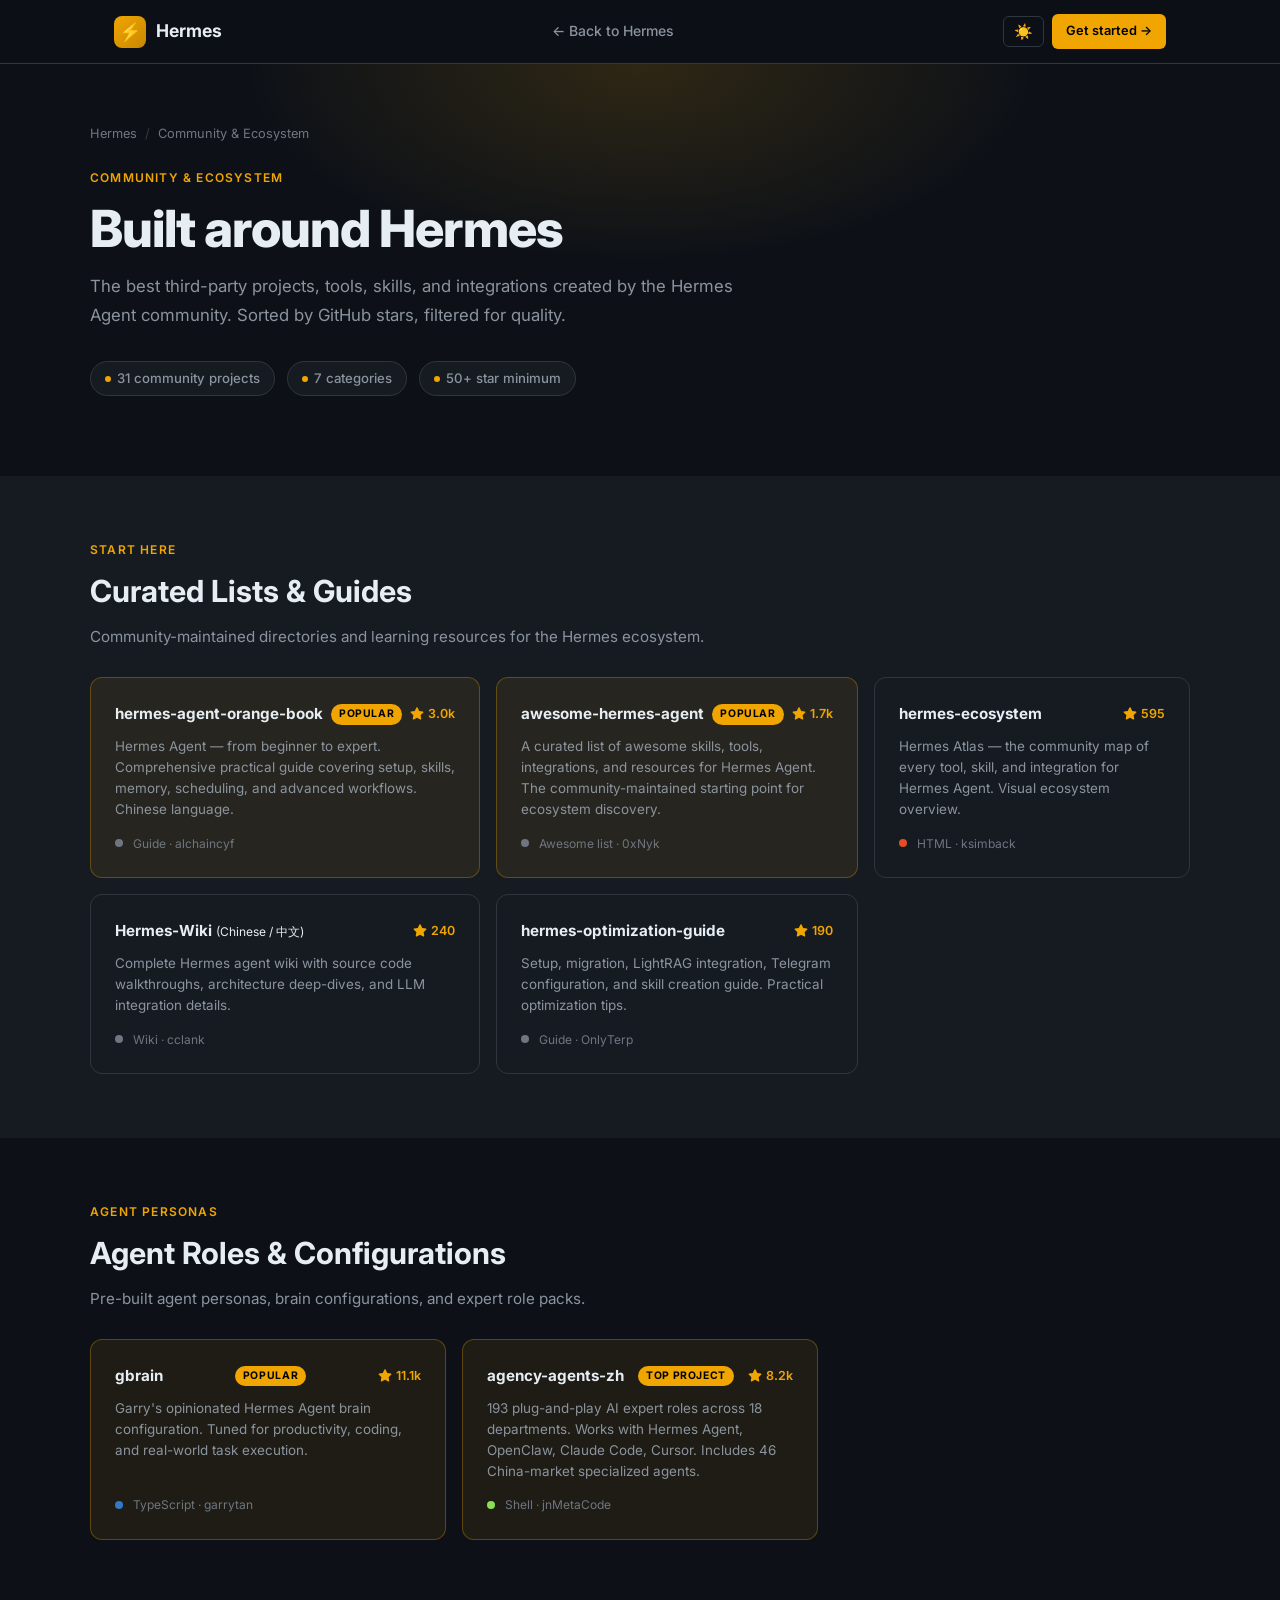
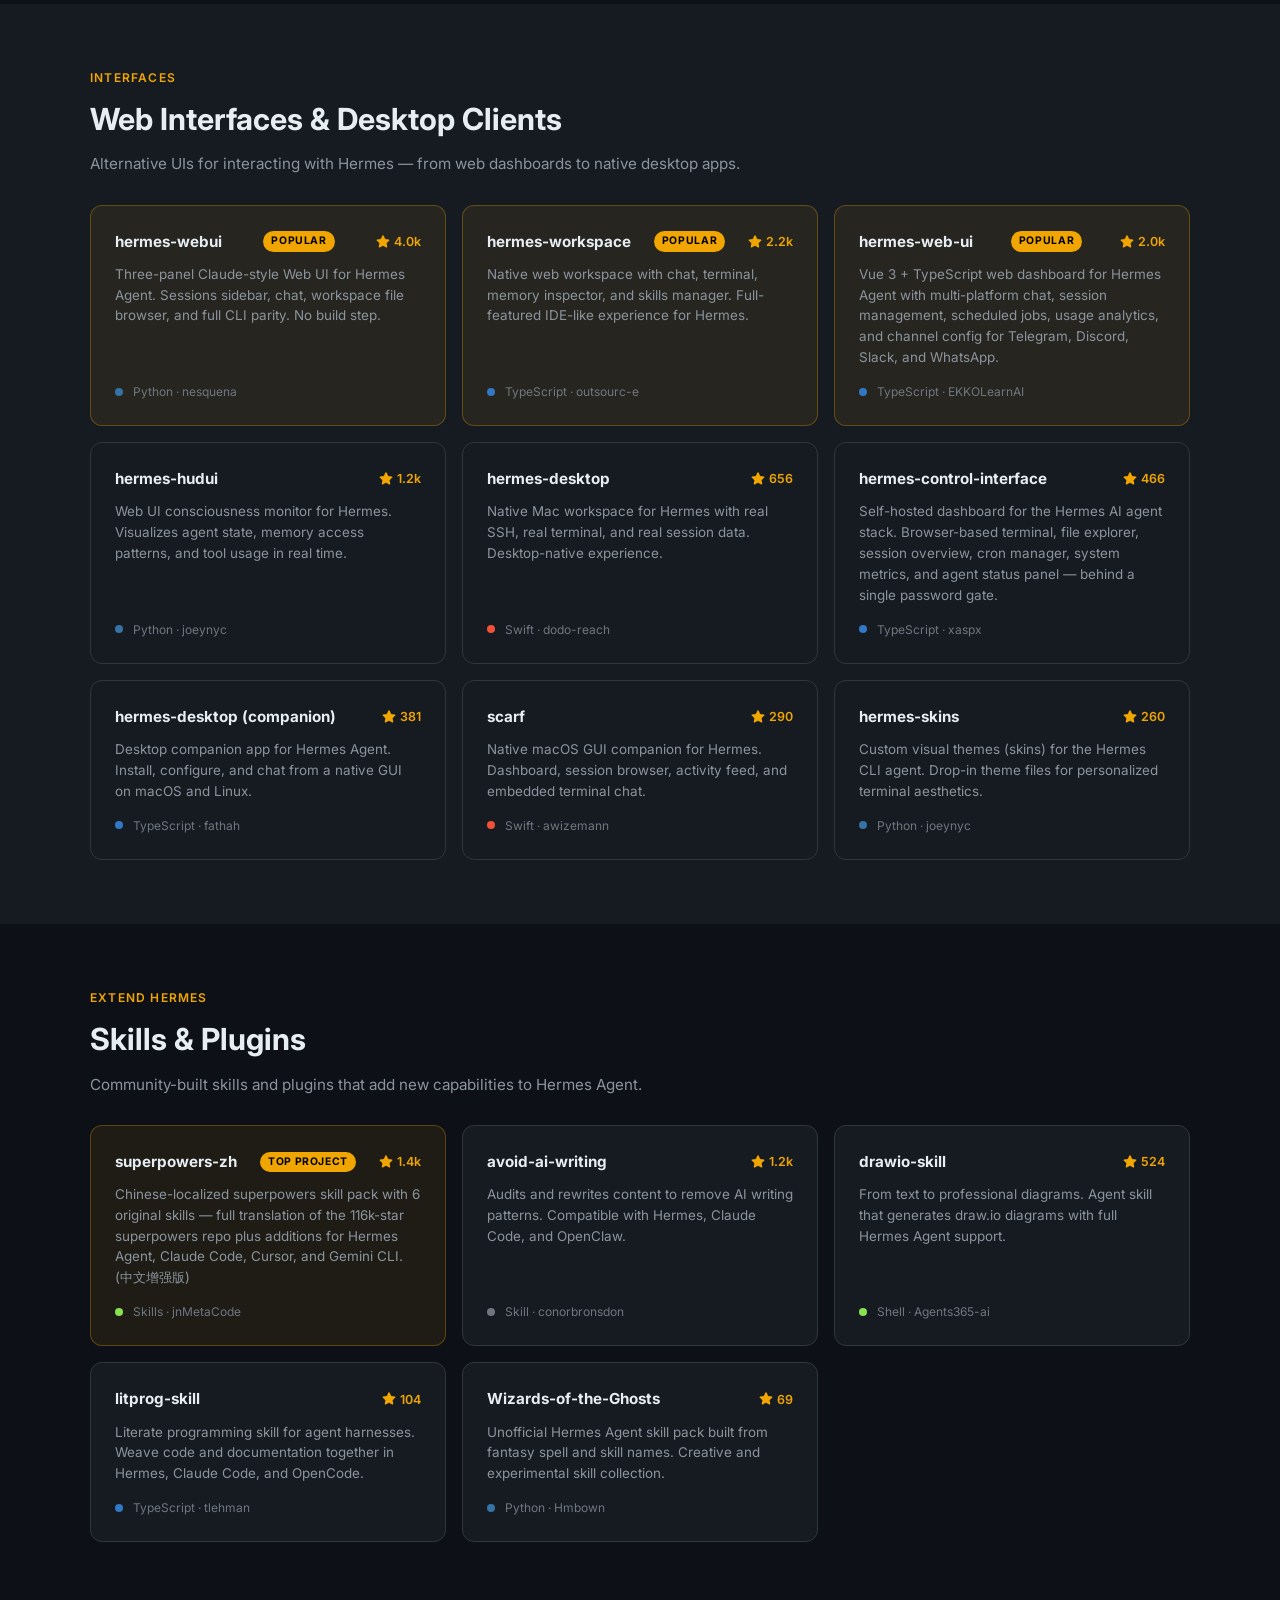
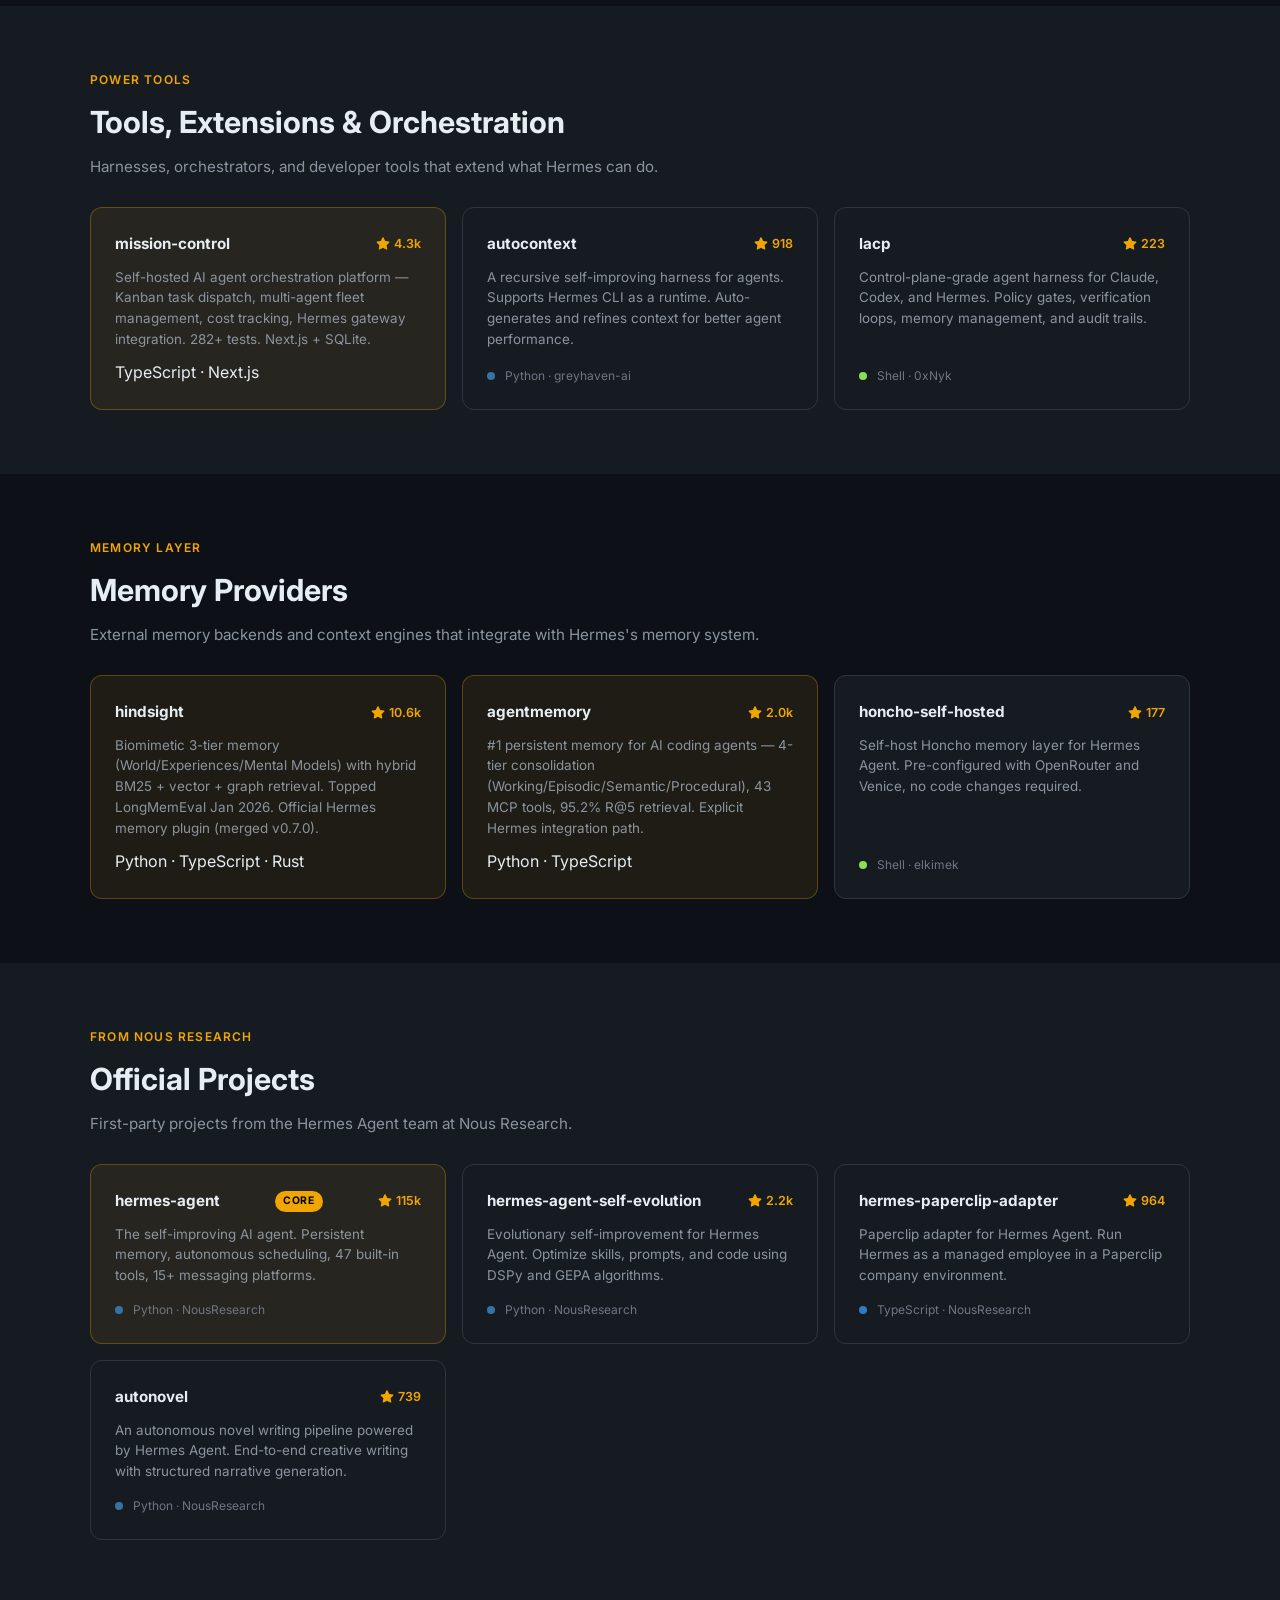
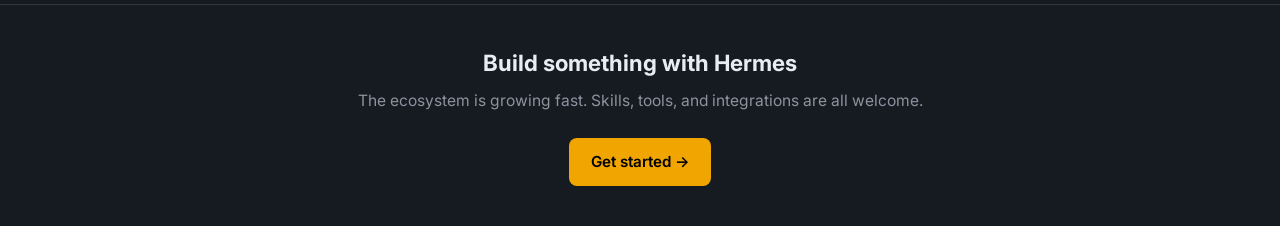
<file: community/index.html>
<!DOCTYPE html>
<html lang="en" data-theme="dark">
<head>
  <script>
    // Canonical URL: strip trailing index.html so links always show the clean path
    (function(){
      var p = window.location.pathname;
      if (p.endsWith('/index.html')) {
        var clean = p.slice(0, p.length - 'index.html'.length);
        window.history.replaceState(null, '', clean + window.location.search + window.location.hash);
      }
    })();
  </script>
  <meta charset="UTF-8" />
  <meta name="viewport" content="width=device-width, initial-scale=1.0" />
  <title>Hermes Ecosystem — Community Projects &amp; Tools</title>
  <meta name="description" content="The best third-party projects, tools, skills, and integrations built around Hermes Agent by the open-source community." />
  <meta property="og:title" content="Hermes Ecosystem — Community Projects & Tools" />
  <meta property="og:description" content="The best third-party projects, tools, skills, and integrations built around Hermes Agent." />
  <meta property="og:type" content="website" />
  <link rel="icon" href="data:image/svg+xml,<svg xmlns='http://www.w3.org/2000/svg' viewBox='0 0 100 100'><text y='.9em' font-size='90'>⚡</text></svg>" />
  <link rel="preconnect" href="https://fonts.googleapis.com" />
  <link rel="preconnect" href="https://fonts.gstatic.com" crossorigin />
  <link href="https://fonts.googleapis.com/css2?family=Inter:wght@300;400;500;600;700;800&family=JetBrains+Mono:wght@400;500&display=swap" rel="stylesheet" />
  <style>
    :root {
      --bg-primary: #0d1117;
      --bg-secondary: #161b22;
      --bg-tertiary: #21262d;
      --bg-card: #161b22;
      --bg-card-hover: #1c2128;
      --border: #30363d;
      --border-hover: #484f58;
      --text-primary: #e6edf3;
      --text-secondary: #8b949e;
      --text-muted: #6e7681;
      --accent: #f0a500;
      --accent-dim: #c88800;
      --accent-glow: rgba(240,165,0,0.15);
      --accent-subtle: rgba(240,165,0,0.08);
      --green: #3fb950;
      --red: #f85149;
      --blue: #58a6ff;
      --purple: #bc8cff;
      --nav-height: 64px;
      --radius: 8px;
      --radius-lg: 12px;
      --shadow: 0 1px 3px rgba(0,0,0,0.4),0 4px 16px rgba(0,0,0,0.3);
    }
    [data-theme="light"] {
      --bg-primary: #ffffff;
      --bg-secondary: #f6f8fa;
      --bg-tertiary: #eaeef2;
      --bg-card: #ffffff;
      --bg-card-hover: #f6f8fa;
      --border: #d0d7de;
      --border-hover: #9198a1;
      --text-primary: #1f2328;
      --text-secondary: #656d76;
      --text-muted: #9198a1;
      --accent: #c07800;
      --accent-dim: #a06000;
      --accent-glow: rgba(192,120,0,0.12);
      --accent-subtle: rgba(192,120,0,0.06);
      --green: #1a7f37;
      --red: #cf222e;
      --blue: #0969da;
      --purple: #7c3aed;
      --shadow: 0 1px 3px rgba(0,0,0,0.1),0 4px 16px rgba(0,0,0,0.06);
    }
    *,*::before,*::after{box-sizing:border-box;margin:0;padding:0}
    html{scroll-behavior:smooth;font-size:16px;overflow-x:hidden}
    body{font-family:'Inter',-apple-system,BlinkMacSystemFont,'Segoe UI',sans-serif;background:var(--bg-primary);color:var(--text-primary);line-height:1.6;transition:background 0.2s,color 0.2s;-webkit-font-smoothing:antialiased}
    a{color:var(--accent);text-decoration:none;transition:color 0.15s}
    a:hover{color:var(--accent-dim)}
    ::-webkit-scrollbar{width:6px;height:6px}
    ::-webkit-scrollbar-track{background:var(--bg-secondary)}
    ::-webkit-scrollbar-thumb{background:var(--border);border-radius:3px}

    /* Nav */
    #nav{position:fixed;top:0;left:0;right:0;height:var(--nav-height);background:rgba(13,17,23,0.92);backdrop-filter:blur(12px);-webkit-backdrop-filter:blur(12px);border-bottom:1px solid var(--border);z-index:1000}
    [data-theme="light"] #nav{background:rgba(255,255,255,0.92)}
    .nav-inner{max-width:1100px;margin:0 auto;padding:0 24px;height:100%;display:flex;align-items:center;justify-content:space-between;gap:16px}
    .nav-logo{display:flex;align-items:center;gap:10px;font-weight:700;font-size:1.1rem;color:var(--text-primary);text-decoration:none;flex-shrink:0}
    .nav-logo-icon{width:32px;height:32px;background:linear-gradient(135deg,var(--accent),var(--accent-dim));border-radius:8px;display:flex;align-items:center;justify-content:center;font-size:18px;line-height:1}
    .nav-back{display:flex;align-items:center;gap:6px;color:var(--text-secondary);font-size:0.875rem;font-weight:500;padding:6px 12px;border-radius:6px;transition:color 0.15s,background 0.15s;text-decoration:none}
    .nav-back:hover{color:var(--text-primary);background:var(--bg-tertiary)}
    .btn-theme{background:none;border:1px solid var(--border);color:var(--text-secondary);cursor:pointer;padding:7px 10px;border-radius:6px;font-size:15px;line-height:1;transition:border-color 0.15s,color 0.15s,background 0.15s}
    .btn-theme:hover{border-color:var(--border-hover);color:var(--text-primary);background:var(--bg-tertiary)}
    .hamburger{display:none;flex-direction:column;gap:5px;cursor:pointer;padding:6px;border:1px solid var(--border);border-radius:6px;background:none;transition:border-color 0.15s;flex-shrink:0}
    .hamburger:hover{border-color:var(--border-hover)}
    .hamburger span{display:block;width:20px;height:2px;background:var(--text-secondary);border-radius:2px;transition:transform 0.2s,opacity 0.2s}
    .hamburger.open span:nth-child(1){transform:translateY(7px) rotate(45deg)}
    .hamburger.open span:nth-child(2){opacity:0}
    .hamburger.open span:nth-child(3){transform:translateY(-7px) rotate(-45deg)}
    #community-mobile-menu{display:none;position:fixed;top:var(--nav-height);left:0;right:0;background:var(--bg-secondary);border-bottom:1px solid var(--border);padding:16px 24px;z-index:999;flex-direction:column;gap:4px}
    #community-mobile-menu.open{display:flex}
    #community-mobile-menu a{color:var(--text-secondary);font-size:0.95rem;font-weight:500;padding:10px 12px;border-radius:6px;transition:color 0.15s,background 0.15s;text-decoration:none}
    #community-mobile-menu a:hover{color:var(--text-primary);background:var(--bg-tertiary)}
    .btn-cta{background:var(--accent);color:#000;font-size:0.8rem;font-weight:600;padding:7px 14px;border-radius:6px;border:none;cursor:pointer;text-decoration:none;display:inline-block;transition:background 0.15s,transform 0.1s;white-space:nowrap}
    .btn-cta:hover{background:var(--accent-dim);color:#000;transform:translateY(-1px)}

    /* Layout */
    main{padding-top:var(--nav-height)}
    .hero{padding:60px 24px 48px;background:var(--bg-primary);position:relative;overflow:hidden}
    .hero::before{content:'';position:absolute;top:-200px;left:50%;transform:translateX(-50%);width:800px;height:400px;background:radial-gradient(ellipse at center,var(--accent-glow) 0%,transparent 70%);pointer-events:none}
    .container{max-width:1100px;margin:0 auto;position:relative}
    .section{padding:64px 24px}
    .section-alt{background:var(--bg-secondary)}

    /* Breadcrumb */
    .breadcrumb{display:flex;align-items:center;gap:8px;font-size:0.8rem;color:var(--text-muted);margin-bottom:24px;flex-wrap:wrap}
    .breadcrumb a{color:var(--text-muted)}
    .breadcrumb a:hover{color:var(--accent)}
    .breadcrumb-sep{opacity:0.4}

    /* Hero content */
    .page-label{font-size:0.75rem;font-weight:600;letter-spacing:0.1em;text-transform:uppercase;color:var(--accent);margin-bottom:12px}
    .page-title{font-size:clamp(2rem,5vw,3.2rem);font-weight:800;line-height:1.1;letter-spacing:-0.02em;margin-bottom:16px}
    .page-sub{font-size:1.05rem;color:var(--text-secondary);max-width:680px;line-height:1.7;margin-bottom:32px}

    /* Stats bar */
    .stats-bar{display:flex;flex-wrap:wrap;gap:12px;margin-bottom:32px}
    .stat-pill{display:inline-flex;align-items:center;gap:6px;background:var(--bg-secondary);border:1px solid var(--border);color:var(--text-secondary);font-size:0.825rem;font-weight:500;padding:6px 14px;border-radius:100px}
    .stat-pill .dot{width:6px;height:6px;background:var(--accent);border-radius:50%;flex-shrink:0}

    /* Category sections */
    .cat-label{font-size:0.75rem;font-weight:600;letter-spacing:0.1em;text-transform:uppercase;color:var(--accent);margin-bottom:8px}
    .cat-title{font-size:clamp(1.4rem,3vw,1.9rem);font-weight:700;margin-bottom:8px;color:var(--text-primary)}
    .cat-desc{font-size:0.95rem;color:var(--text-secondary);max-width:680px;line-height:1.65;margin-bottom:28px}

    /* Project cards */
    .project-grid{display:grid;grid-template-columns:repeat(3,1fr);gap:16px;margin-bottom:0}
    .project-card{background:var(--bg-card);border:1px solid var(--border);border-radius:var(--radius-lg);padding:24px;display:flex;flex-direction:column;gap:10px;transition:border-color 0.2s,transform 0.15s,background 0.2s;text-decoration:none;color:inherit}
    .project-card:hover{border-color:var(--accent);transform:translateY(-3px);background:var(--bg-card-hover);color:inherit}
    .project-header{display:flex;align-items:center;justify-content:space-between;gap:8px}
    .project-name{font-size:0.95rem;font-weight:700;color:var(--text-primary);overflow:hidden;text-overflow:ellipsis;white-space:nowrap}
    .project-stars{display:inline-flex;align-items:center;gap:4px;font-size:0.78rem;font-weight:600;color:var(--accent);white-space:nowrap;flex-shrink:0}
    .project-stars svg{width:14px;height:14px;fill:var(--accent)}
    .project-desc{font-size:0.84rem;color:var(--text-secondary);line-height:1.55;flex:1}
    .project-meta{display:flex;align-items:center;gap:10px;font-size:0.75rem;color:var(--text-muted);margin-top:auto;padding-top:4px}
    .lang-dot{width:8px;height:8px;border-radius:50%;flex-shrink:0}
    .lang-python{background:#3572A5}
    .lang-ts{background:#3178c6}
    .lang-js{background:#f1e05a}
    .lang-swift{background:#F05138}
    .lang-shell{background:#89e051}
    .lang-html{background:#e34c26}
    .lang-go{background:#00ADD8}
    .lang-rust{background:#dea584}
    .lang-makefile{background:#427819}
    .lang-docs{background:var(--text-muted)}

    /* Featured card (wider) */
    .project-card.featured{border-color:rgba(240,165,0,0.3);background:var(--accent-subtle)}
    .project-card.featured:hover{border-color:var(--accent)}
    .featured-badge{font-size:0.65rem;font-weight:700;letter-spacing:0.06em;text-transform:uppercase;background:var(--accent);color:#000;padding:2px 8px;border-radius:100px;flex-shrink:0}

    /* CTA footer */
    .cta-strip{background:var(--bg-secondary);border-top:1px solid var(--border);padding:40px 24px;text-align:center}
    .cta-strip h2{font-size:1.4rem;font-weight:700;margin-bottom:8px}
    .cta-strip p{color:var(--text-secondary);margin-bottom:24px;font-size:0.975rem}
    .cta-btns{display:flex;gap:12px;justify-content:center;flex-wrap:wrap}
    .btn-primary{display:inline-flex;align-items:center;gap:6px;background:var(--accent);color:#000;font-weight:600;font-size:0.95rem;padding:12px 22px;border-radius:8px;transition:background 0.15s,transform 0.1s}
    .btn-primary:hover{background:var(--accent-dim);color:#000;transform:translateY(-1px)}
    .btn-secondary{display:inline-flex;align-items:center;gap:6px;background:var(--bg-card);border:1px solid var(--border);color:var(--text-primary);font-weight:500;font-size:0.95rem;padding:12px 22px;border-radius:8px;transition:border-color 0.15s,background 0.15s}
    .btn-secondary:hover{border-color:var(--border-hover);background:var(--bg-card-hover);color:var(--text-primary)}

    /* Responsive */
    @media(max-width:900px){.project-grid{grid-template-columns:repeat(2,1fr)}}
    @media(max-width:640px){
      .project-grid{grid-template-columns:1fr}
      .nav-back{display:none}
      .btn-cta{display:none}
      .hamburger{display:flex}
      .nav-inner{gap:8px}
      .hero{padding:48px 16px 36px}
      .section{padding:48px 16px}
    }
  </style>
</head>
<body>

<nav id="nav">
  <div class="nav-inner">
    <a href="../index.html" class="nav-logo">
      <div class="nav-logo-icon">&#9889;</div>
      Hermes
    </a>
    <a href="../index.html#resources" class="nav-back"><span>&larr; Back to Hermes</span></a>
    <div style="display:flex;align-items:center;gap:8px;flex-shrink:0">
      <button class="btn-theme" id="theme-toggle" aria-label="Toggle theme">🌙</button>
      <a href="https://hermes-agent.nousresearch.com/docs/getting-started/installation" class="btn-cta" target="_blank" rel="noopener">Get started &rarr;</a>
    </div>
    <button class="hamburger" id="community-hamburger" aria-label="Open menu">
      <span></span><span></span><span></span>
    </button>
  </div>
</nav>

<div id="community-mobile-menu">
  <a href="../index.html">⚡ Hermes Home</a>
  <a href="../index.html#why">Why Hermes</a>
  <a href="../index.html#features">Features</a>
  <a href="../index.html#compare">Compare</a>
  <a href="../index.html#install">Install</a>
  <a href="../index.html#resources">Resources</a>
  <a href="../eli5/" style="color:var(--accent)">🧠 ELI5 — What is Hermes?</a>
  <a href="../models/" style="color:var(--accent)">🤖 Best Models 2026</a>
  <a href="../index.html#resources" style="color:var(--accent)">🌎 Community &amp; Ecosystem</a>
  <a href="https://hermes-agent.nousresearch.com/docs/getting-started/installation" target="_blank" rel="noopener" style="color:var(--accent);margin-top:4px">Get started →</a>
</div>

<main>
  <div class="hero">
    <div class="container">
      <nav class="breadcrumb" aria-label="Breadcrumb">
        <a href="../index.html">Hermes</a>
        <span class="breadcrumb-sep">/</span>
        <span>Community &amp; Ecosystem</span>
      </nav>

      <div class="page-label">Community &amp; Ecosystem</div>
      <h1 class="page-title">Built around Hermes</h1>
      <p class="page-sub">The best third-party projects, tools, skills, and integrations created by the Hermes Agent community. Sorted by GitHub stars, filtered for quality.</p>

      <div class="stats-bar">
        <span class="stat-pill"><span class="dot"></span>31 community projects</span>
        <span class="stat-pill"><span class="dot"></span>7 categories</span>
        <span class="stat-pill"><span class="dot"></span>50+ star minimum</span>
      </div>
    </div>
  </div>

  <!-- ===== CURATED LISTS & GUIDES ===== -->
  <div class="section section-alt">
    <div class="container">
      <p class="cat-label">Start here</p>
      <h2 class="cat-title">Curated Lists &amp; Guides</h2>
      <p class="cat-desc">Community-maintained directories and learning resources for the Hermes ecosystem.</p>
      <div class="project-grid">

        <a href="https://github.com/alchaincyf/hermes-agent-orange-book" target="_blank" rel="noopener" class="project-card featured">
          <div class="project-header">
            <div class="project-name">hermes-agent-orange-book</div>
            <span class="featured-badge">Popular</span>
            <span class="project-stars"><svg viewBox="0 0 16 16"><path d="M8 .25a.75.75 0 0 1 .673.418l1.882 3.815 4.21.612a.75.75 0 0 1 .416 1.279l-3.046 2.97.719 4.192a.75.75 0 0 1-1.088.791L8 12.347l-3.766 1.98a.75.75 0 0 1-1.088-.79l.72-4.194L.818 6.374a.75.75 0 0 1 .416-1.28l4.21-.611L7.327.668A.75.75 0 0 1 8 .25z"/></svg>3.0k</span>
          </div>
          <div class="project-desc">Hermes Agent &mdash; from beginner to expert. Comprehensive practical guide covering setup, skills, memory, scheduling, and advanced workflows. Chinese language.</div>
          <div class="project-meta"><span class="lang-dot lang-docs"></span> Guide &middot; alchaincyf</div>
        </a>

        <a href="https://github.com/0xNyk/awesome-hermes-agent" target="_blank" rel="noopener" class="project-card featured">
          <div class="project-header">
            <div class="project-name">awesome-hermes-agent</div>
            <span class="featured-badge">Popular</span>
            <span class="project-stars"><svg viewBox="0 0 16 16"><path d="M8 .25a.75.75 0 0 1 .673.418l1.882 3.815 4.21.612a.75.75 0 0 1 .416 1.279l-3.046 2.97.719 4.192a.75.75 0 0 1-1.088.791L8 12.347l-3.766 1.98a.75.75 0 0 1-1.088-.79l.72-4.194L.818 6.374a.75.75 0 0 1 .416-1.28l4.21-.611L7.327.668A.75.75 0 0 1 8 .25z"/></svg>1.7k</span>
          </div>
          <div class="project-desc">A curated list of awesome skills, tools, integrations, and resources for Hermes Agent. The community-maintained starting point for ecosystem discovery.</div>
          <div class="project-meta"><span class="lang-dot lang-docs"></span> Awesome list &middot; 0xNyk</div>
        </a>

        <a href="https://github.com/ksimback/hermes-ecosystem" target="_blank" rel="noopener" class="project-card">
          <div class="project-header">
            <div class="project-name">hermes-ecosystem</div>
            <span class="project-stars"><svg viewBox="0 0 16 16"><path d="M8 .25a.75.75 0 0 1 .673.418l1.882 3.815 4.21.612a.75.75 0 0 1 .416 1.279l-3.046 2.97.719 4.192a.75.75 0 0 1-1.088.791L8 12.347l-3.766 1.98a.75.75 0 0 1-1.088-.79l.72-4.194L.818 6.374a.75.75 0 0 1 .416-1.28l4.21-.611L7.327.668A.75.75 0 0 1 8 .25z"/></svg>595</span>
          </div>
          <div class="project-desc">Hermes Atlas &mdash; the community map of every tool, skill, and integration for Hermes Agent. Visual ecosystem overview.</div>
          <div class="project-meta"><span class="lang-dot lang-html"></span> HTML &middot; ksimback</div>
        </a>

        <a href="https://github.com/cclank/Hermes-Wiki" target="_blank" rel="noopener" class="project-card">
          <div class="project-header">
            <div class="project-name">Hermes-Wiki <span style="font-weight: normal; font-size: 12px;">(Chinese / 中文)</span></div>
            <span class="project-stars"><svg viewBox="0 0 16 16"><path d="M8 .25a.75.75 0 0 1 .673.418l1.882 3.815 4.21.612a.75.75 0 0 1 .416 1.279l-3.046 2.97.719 4.192a.75.75 0 0 1-1.088.791L8 12.347l-3.766 1.98a.75.75 0 0 1-1.088-.79l.72-4.194L.818 6.374a.75.75 0 0 1 .416-1.28l4.21-.611L7.327.668A.75.75 0 0 1 8 .25z"/></svg>240</span>
          </div>
          <div class="project-desc">Complete Hermes agent wiki with source code walkthroughs, architecture deep-dives, and LLM integration details.</div>
          <div class="project-meta"><span class="lang-dot lang-docs"></span> Wiki &middot; cclank</div>
        </a>

        <a href="https://github.com/OnlyTerp/hermes-optimization-guide" target="_blank" rel="noopener" class="project-card">
          <div class="project-header">
            <div class="project-name">hermes-optimization-guide</div>
            <span class="project-stars"><svg viewBox="0 0 16 16"><path d="M8 .25a.75.75 0 0 1 .673.418l1.882 3.815 4.21.612a.75.75 0 0 1 .416 1.279l-3.046 2.97.719 4.192a.75.75 0 0 1-1.088.791L8 12.347l-3.766 1.98a.75.75 0 0 1-1.088-.79l.72-4.194L.818 6.374a.75.75 0 0 1 .416-1.28l4.21-.611L7.327.668A.75.75 0 0 1 8 .25z"/></svg>190</span>
          </div>
          <div class="project-desc">Setup, migration, LightRAG integration, Telegram configuration, and skill creation guide. Practical optimization tips.</div>
          <div class="project-meta"><span class="lang-dot lang-docs"></span> Guide &middot; OnlyTerp</div>
        </a>

        

</div>
    </div>
  </div>

  <!-- ===== AGENT ROLES & CONFIGS ===== -->
  <div class="section">
    <div class="container">
      <p class="cat-label">Agent personas</p>
      <h2 class="cat-title">Agent Roles &amp; Configurations</h2>
      <p class="cat-desc">Pre-built agent personas, brain configurations, and expert role packs.</p>
      <div class="project-grid">

        <a href="https://github.com/garrytan/gbrain" target="_blank" rel="noopener" class="project-card featured">
          <div class="project-header">
            <div class="project-name">gbrain</div>
            <span class="featured-badge">Popular</span>
            <span class="project-stars"><svg viewBox="0 0 16 16"><path d="M8 .25a.75.75 0 0 1 .673.418l1.882 3.815 4.21.612a.75.75 0 0 1 .416 1.279l-3.046 2.97.719 4.192a.75.75 0 0 1-1.088.791L8 12.347l-3.766 1.98a.75.75 0 0 1-1.088-.79l.72-4.194L.818 6.374a.75.75 0 0 1 .416-1.28l4.21-.611L7.327.668A.75.75 0 0 1 8 .25z"/></svg>11.1k</span>
          </div>
          <div class="project-desc">Garry's opinionated Hermes Agent brain configuration. Tuned for productivity, coding, and real-world task execution.</div>
          <div class="project-meta"><span class="lang-dot lang-ts"></span> TypeScript &middot; garrytan</div>
        </a>

        <a href="https://github.com/jnMetaCode/agency-agents-zh" target="_blank" rel="noopener" class="project-card featured">
          <div class="project-header">
            <div class="project-name">agency-agents-zh</div>
            <span class="featured-badge">Top project</span>
            <span class="project-stars"><svg viewBox="0 0 16 16"><path d="M8 .25a.75.75 0 0 1 .673.418l1.882 3.815 4.21.612a.75.75 0 0 1 .416 1.279l-3.046 2.97.719 4.192a.75.75 0 0 1-1.088.791L8 12.347l-3.766 1.98a.75.75 0 0 1-1.088-.79l.72-4.194L.818 6.374a.75.75 0 0 1 .416-1.28l4.21-.611L7.327.668A.75.75 0 0 1 8 .25z"/></svg>8.2k</span>
          </div>
          <div class="project-desc">193 plug-and-play AI expert roles across 18 departments. Works with Hermes Agent, OpenClaw, Claude Code, Cursor. Includes 46 China-market specialized agents.</div>
          <div class="project-meta"><span class="lang-dot lang-shell"></span> Shell &middot; jnMetaCode</div>
        </a>

      </div>
    </div>
  </div>

  <!-- ===== WEB INTERFACES & DESKTOP ===== -->
  <div class="section section-alt">
    <div class="container">
      <p class="cat-label">Interfaces</p>
      <h2 class="cat-title">Web Interfaces &amp; Desktop Clients</h2>
      <p class="cat-desc">Alternative UIs for interacting with Hermes &mdash; from web dashboards to native desktop apps.</p>
      <div class="project-grid">

        <a href="https://github.com/nesquena/hermes-webui" target="_blank" rel="noopener" class="project-card featured">
          <div class="project-header">
            <div class="project-name">hermes-webui</div>
            <span class="featured-badge">Popular</span>
            <span class="project-stars"><svg viewBox="0 0 16 16"><path d="M8 .25a.75.75 0 0 1 .673.418l1.882 3.815 4.21.612a.75.75 0 0 1 .416 1.279l-3.046 2.97.719 4.192a.75.75 0 0 1-1.088.791L8 12.347l-3.766 1.98a.75.75 0 0 1-1.088-.79l.72-4.194L.818 6.374a.75.75 0 0 1 .416-1.28l4.21-.611L7.327.668A.75.75 0 0 1 8 .25z"/></svg>4.0k</span>
          </div>
          <div class="project-desc">Three-panel Claude-style Web UI for Hermes Agent. Sessions sidebar, chat, workspace file browser, and full CLI parity. No build step.</div>
          <div class="project-meta"><span class="lang-dot lang-python"></span> Python &middot; nesquena</div>
        </a>

        
        <a href="https://github.com/outsourc-e/hermes-workspace" target="_blank" rel="noopener" class="project-card featured">
          <div class="project-header">
            <div class="project-name">hermes-workspace</div>
            <span class="featured-badge">Popular</span>
            <span class="project-stars"><svg viewBox="0 0 16 16"><path d="M8 .25a.75.75 0 0 1 .673.418l1.882 3.815 4.21.612a.75.75 0 0 1 .416 1.279l-3.046 2.97.719 4.192a.75.75 0 0 1-1.088.791L8 12.347l-3.766 1.98a.75.75 0 0 1-1.088-.79l.72-4.194L.818 6.374a.75.75 0 0 1 .416-1.28l4.21-.611L7.327.668A.75.75 0 0 1 8 .25z"/></svg>2.2k</span>
          </div>
          <div class="project-desc">Native web workspace with chat, terminal, memory inspector, and skills manager. Full-featured IDE-like experience for Hermes.</div>
          <div class="project-meta"><span class="lang-dot lang-ts"></span> TypeScript &middot; outsourc-e</div>
        </a>

        
        <a href="https://github.com/EKKOLearnAI/hermes-web-ui" target="_blank" rel="noopener" class="project-card featured">
          <div class="project-header">
            <div class="project-name">hermes-web-ui</div>
            <span class="featured-badge">Popular</span>
            <span class="project-stars"><svg viewBox="0 0 16 16"><path d="M8 .25a.75.75 0 0 1 .673.418l1.882 3.815 4.21.612a.75.75 0 0 1 .416 1.279l-3.046 2.97.719 4.192a.75.75 0 0 1-1.088.791L8 12.347l-3.766 1.98a.75.75 0 0 1-1.088-.79l.72-4.194L.818 6.374a.75.75 0 0 1 .416-1.28l4.21-.611L7.327.668A.75.75 0 0 1 8 .25z"/></svg>2.0k</span>
          </div>
          <div class="project-desc">Vue 3 + TypeScript web dashboard for Hermes Agent with multi-platform chat, session management, scheduled jobs, usage analytics, and channel config for Telegram, Discord, Slack, and WhatsApp.</div>
          <div class="project-meta"><span class="lang-dot lang-ts"></span> TypeScript &middot; EKKOLearnAI</div>
        </a>

        
        <a href="https://github.com/joeynyc/hermes-hudui" target="_blank" rel="noopener" class="project-card">
          <div class="project-header">
            <div class="project-name">hermes-hudui</div>
            <span class="project-stars"><svg viewBox="0 0 16 16"><path d="M8 .25a.75.75 0 0 1 .673.418l1.882 3.815 4.21.612a.75.75 0 0 1 .416 1.279l-3.046 2.97.719 4.192a.75.75 0 0 1-1.088.791L8 12.347l-3.766 1.98a.75.75 0 0 1-1.088-.79l.72-4.194L.818 6.374a.75.75 0 0 1 .416-1.28l4.21-.611L7.327.668A.75.75 0 0 1 8 .25z"/></svg>1.2k</span>
          </div>
          <div class="project-desc">Web UI consciousness monitor for Hermes. Visualizes agent state, memory access patterns, and tool usage in real time.</div>
          <div class="project-meta"><span class="lang-dot lang-python"></span> Python &middot; joeynyc</div>
        </a>

        
        <a href="https://github.com/dodo-reach/hermes-desktop" target="_blank" rel="noopener" class="project-card">
          <div class="project-header">
            <div class="project-name">hermes-desktop</div>
            <span class="project-stars"><svg viewBox="0 0 16 16"><path d="M8 .25a.75.75 0 0 1 .673.418l1.882 3.815 4.21.612a.75.75 0 0 1 .416 1.279l-3.046 2.97.719 4.192a.75.75 0 0 1-1.088.791L8 12.347l-3.766 1.98a.75.75 0 0 1-1.088-.79l.72-4.194L.818 6.374a.75.75 0 0 1 .416-1.28l4.21-.611L7.327.668A.75.75 0 0 1 8 .25z"/></svg>656</span>
          </div>
          <div class="project-desc">Native Mac workspace for Hermes with real SSH, real terminal, and real session data. Desktop-native experience.</div>
          <div class="project-meta"><span class="lang-dot lang-swift"></span> Swift &middot; dodo-reach</div>
        </a>

        
        <a href="https://github.com/xaspx/hermes-control-interface" target="_blank" rel="noopener" class="project-card">
          <div class="project-header">
            <div class="project-name">hermes-control-interface</div>
            <span class="project-stars"><svg viewBox="0 0 16 16"><path d="M8 .25a.75.75 0 0 1 .673.418l1.882 3.815 4.21.612a.75.75 0 0 1 .416 1.279l-3.046 2.97.719 4.192a.75.75 0 0 1-1.088.791L8 12.347l-3.766 1.98a.75.75 0 0 1-1.088-.79l.72-4.194L.818 6.374a.75.75 0 0 1 .416-1.28l4.21-.611L7.327.668A.75.75 0 0 1 8 .25z"/></svg>466</span>
          </div>
          <div class="project-desc">Self-hosted dashboard for the Hermes AI agent stack. Browser-based terminal, file explorer, session overview, cron manager, system metrics, and agent status panel — behind a single password gate.</div>
          <div class="project-meta"><span class="lang-dot lang-ts"></span> TypeScript &middot; xaspx</div>
        </a>

        
        <a href="https://github.com/fathah/hermes-desktop" target="_blank" rel="noopener" class="project-card">
          <div class="project-header">
            <div class="project-name">hermes-desktop (companion)</div>
            <span class="project-stars"><svg viewBox="0 0 16 16"><path d="M8 .25a.75.75 0 0 1 .673.418l1.882 3.815 4.21.612a.75.75 0 0 1 .416 1.279l-3.046 2.97.719 4.192a.75.75 0 0 1-1.088.791L8 12.347l-3.766 1.98a.75.75 0 0 1-1.088-.79l.72-4.194L.818 6.374a.75.75 0 0 1 .416-1.28l4.21-.611L7.327.668A.75.75 0 0 1 8 .25z"/></svg>381</span>
          </div>
          <div class="project-desc">Desktop companion app for Hermes Agent. Install, configure, and chat from a native GUI on macOS and Linux.</div>
          <div class="project-meta"><span class="lang-dot lang-ts"></span> TypeScript &middot; fathah</div>
        </a>

        
        <a href="https://github.com/awizemann/scarf" target="_blank" rel="noopener" class="project-card">
          <div class="project-header">
            <div class="project-name">scarf</div>
            <span class="project-stars"><svg viewBox="0 0 16 16"><path d="M8 .25a.75.75 0 0 1 .673.418l1.882 3.815 4.21.612a.75.75 0 0 1 .416 1.279l-3.046 2.97.719 4.192a.75.75 0 0 1-1.088.791L8 12.347l-3.766 1.98a.75.75 0 0 1-1.088-.79l.72-4.194L.818 6.374a.75.75 0 0 1 .416-1.28l4.21-.611L7.327.668A.75.75 0 0 1 8 .25z"/></svg>290</span>
          </div>
          <div class="project-desc">Native macOS GUI companion for Hermes. Dashboard, session browser, activity feed, and embedded terminal chat.</div>
          <div class="project-meta"><span class="lang-dot lang-swift"></span> Swift &middot; awizemann</div>
        </a>

        
        <a href="https://github.com/joeynyc/hermes-skins" target="_blank" rel="noopener" class="project-card">
          <div class="project-header">
            <div class="project-name">hermes-skins</div>
            <span class="project-stars"><svg viewBox="0 0 16 16"><path d="M8 .25a.75.75 0 0 1 .673.418l1.882 3.815 4.21.612a.75.75 0 0 1 .416 1.279l-3.046 2.97.719 4.192a.75.75 0 0 1-1.088.791L8 12.347l-3.766 1.98a.75.75 0 0 1-1.088-.79l.72-4.194L.818 6.374a.75.75 0 0 1 .416-1.28l4.21-.611L7.327.668A.75.75 0 0 1 8 .25z"/></svg>260</span>
          </div>
          <div class="project-desc">Custom visual themes (skins) for the Hermes CLI agent. Drop-in theme files for personalized terminal aesthetics.</div>
          <div class="project-meta"><span class="lang-dot lang-python"></span> Python &middot; joeynyc</div>
        </a>

        
        

</div>
    </div>
  </div>

  <!-- ===== SKILLS & PLUGINS ===== -->
  <div class="section">
    <div class="container">
      <p class="cat-label">Extend Hermes</p>
      <h2 class="cat-title">Skills &amp; Plugins</h2>
      <p class="cat-desc">Community-built skills and plugins that add new capabilities to Hermes Agent.</p>
      <div class="project-grid">

        
                <a href="https://github.com/jnMetaCode/superpowers-zh" target="_blank" rel="noopener" class="project-card featured">
          <div class="project-header">
            <div class="project-name">superpowers-zh</div>
            <span class="featured-badge">Top project</span>
            <span class="project-stars"><svg viewBox="0 0 16 16"><path d="M8 .25a.75.75 0 0 1 .673.418l1.882 3.815 4.21.612a.75.75 0 0 1 .416 1.279l-3.046 2.97.719 4.192a.75.75 0 0 1-1.088.791L8 12.347l-3.766 1.98a.75.75 0 0 1-1.088-.79l.72-4.194L.818 6.374a.75.75 0 0 1 .416-1.28l4.21-.611L7.327.668A.75.75 0 0 1 8 .25z"/></svg>1.4k</span>
          </div>
          <div class="project-desc">Chinese-localized superpowers skill pack with 6 original skills — full translation of the 116k-star superpowers repo plus additions for Hermes Agent, Claude Code, Cursor, and Gemini CLI. (中文增强版)</div>
          <div class="project-meta"><span class="lang-dot lang-shell"></span> Skills &middot; jnMetaCode</div>
        </a>
        <a href="https://github.com/conorbronsdon/avoid-ai-writing" target="_blank" rel="noopener" class="project-card">
          <div class="project-header">
            <div class="project-name">avoid-ai-writing</div>
            <span class="project-stars"><svg viewBox="0 0 16 16"><path d="M8 .25a.75.75 0 0 1 .673.418l1.882 3.815 4.21.612a.75.75 0 0 1 .416 1.279l-3.046 2.97.719 4.192a.75.75 0 0 1-1.088.791L8 12.347l-3.766 1.98a.75.75 0 0 1-1.088-.79l.72-4.194L.818 6.374a.75.75 0 0 1 .416-1.28l4.21-.611L7.327.668A.75.75 0 0 1 8 .25z"/></svg>1.2k</span>
          </div>
          <div class="project-desc">Audits and rewrites content to remove AI writing patterns. Compatible with Hermes, Claude Code, and OpenClaw.</div>
          <div class="project-meta"><span class="lang-dot lang-docs"></span> Skill &middot; conorbronsdon</div>
        </a>
        <a href="https://github.com/Agents365-ai/drawio-skill" target="_blank" rel="noopener" class="project-card">
          <div class="project-header">
            <div class="project-name">drawio-skill</div>
            <span class="project-stars"><svg viewBox="0 0 16 16"><path d="M8 .25a.75.75 0 0 1 .673.418l1.882 3.815 4.21.612a.75.75 0 0 1 .416 1.279l-3.046 2.97.719 4.192a.75.75 0 0 1-1.088.791L8 12.347l-3.766 1.98a.75.75 0 0 1-1.088-.79l.72-4.194L.818 6.374a.75.75 0 0 1 .416-1.28l4.21-.611L7.327.668A.75.75 0 0 1 8 .25z"/></svg>524</span>
          </div>
          <div class="project-desc">From text to professional diagrams. Agent skill that generates draw.io diagrams with full Hermes Agent support.</div>
          <div class="project-meta"><span class="lang-dot lang-shell"></span> Shell &middot; Agents365-ai</div>
        </a>
        <a href="https://github.com/tlehman/litprog-skill" target="_blank" rel="noopener" class="project-card">
          <div class="project-header">
            <div class="project-name">litprog-skill</div>
            <span class="project-stars"><svg viewBox="0 0 16 16"><path d="M8 .25a.75.75 0 0 1 .673.418l1.882 3.815 4.21.612a.75.75 0 0 1 .416 1.279l-3.046 2.97.719 4.192a.75.75 0 0 1-1.088.791L8 12.347l-3.766 1.98a.75.75 0 0 1-1.088-.79l.72-4.194L.818 6.374a.75.75 0 0 1 .416-1.28l4.21-.611L7.327.668A.75.75 0 0 1 8 .25z"/></svg>104</span>
          </div>
          <div class="project-desc">Literate programming skill for agent harnesses. Weave code and documentation together in Hermes, Claude Code, and OpenCode.</div>
          <div class="project-meta"><span class="lang-dot lang-ts"></span> TypeScript &middot; tlehman</div>
        </a>
        <a href="https://github.com/Hmbown/Wizards-of-the-Ghosts" target="_blank" rel="noopener" class="project-card">
          <div class="project-header">
            <div class="project-name">Wizards-of-the-Ghosts</div>
            <span class="project-stars"><svg viewBox="0 0 16 16"><path d="M8 .25a.75.75 0 0 1 .673.418l1.882 3.815 4.21.612a.75.75 0 0 1 .416 1.279l-3.046 2.97.719 4.192a.75.75 0 0 1-1.088.791L8 12.347l-3.766 1.98a.75.75 0 0 1-1.088-.79l.72-4.194L.818 6.374a.75.75 0 0 1 .416-1.28l4.21-.611L7.327.668A.75.75 0 0 1 8 .25z"/></svg>69</span>
          </div>
          <div class="project-desc">Unofficial Hermes Agent skill pack built from fantasy spell and skill names. Creative and experimental skill collection.</div>
          <div class="project-meta"><span class="lang-dot lang-python"></span> Python &middot; Hmbown</div>
        </a>

      </div>
    </div>
  </div>

  <!-- ===== TOOLS & EXTENSIONS ===== -->
  <div class="section section-alt">
    <div class="container">
      <p class="cat-label">Power tools</p>
      <h2 class="cat-title">Tools, Extensions &amp; Orchestration</h2>
      <p class="cat-desc">Harnesses, orchestrators, and developer tools that extend what Hermes can do.</p>
      <div class="project-grid">

        <a href="https://github.com/builderz-labs/mission-control" target="_blank" rel="noopener" class="project-card featured">
          <div class="project-header">
            <div class="project-name">mission-control</div>
            <span class="project-stars"><svg viewBox="0 0 16 16"><path d="M8 .25a.75.75 0 0 1 .673.418l1.882 3.815 4.21.612a.75.75 0 0 1 .416 1.279l-3.046 2.97.719 4.192a.75.75 0 0 1-1.088.791L8 12.347l-3.766 1.98a.75.75 0 0 1-1.088-.79l.72-4.194L.818 6.374a.75.75 0 0 1 .416-1.28l4.21-.611L7.327.668A.75.75 0 0 1 8 .25z"/></svg>4.3k</span>
          </div>
          <div class="project-desc">Self-hosted AI agent orchestration platform — Kanban task dispatch, multi-agent fleet management, cost tracking, Hermes gateway integration. 282+ tests. Next.js + SQLite.</div>
          <div class="project-lang">TypeScript · Next.js</div>
        </a>

        <a href="https://github.com/greyhaven-ai/autocontext" target="_blank" rel="noopener" class="project-card">
          <div class="project-header">
            <div class="project-name">autocontext</div>
            <span class="project-stars"><svg viewBox="0 0 16 16"><path d="M8 .25a.75.75 0 0 1 .673.418l1.882 3.815 4.21.612a.75.75 0 0 1 .416 1.279l-3.046 2.97.719 4.192a.75.75 0 0 1-1.088.791L8 12.347l-3.766 1.98a.75.75 0 0 1-1.088-.79l.72-4.194L.818 6.374a.75.75 0 0 1 .416-1.28l4.21-.611L7.327.668A.75.75 0 0 1 8 .25z"/></svg>918</span>
          </div>
          <div class="project-desc">A recursive self-improving harness for agents. Supports Hermes CLI as a runtime. Auto-generates and refines context for better agent performance.</div>
          <div class="project-meta"><span class="lang-dot lang-python"></span> Python &middot; greyhaven-ai</div>
        </a>

        <a href="https://github.com/0xNyk/lacp" target="_blank" rel="noopener" class="project-card">
          <div class="project-header">
            <div class="project-name">lacp</div>
            <span class="project-stars"><svg viewBox="0 0 16 16"><path d="M8 .25a.75.75 0 0 1 .673.418l1.882 3.815 4.21.612a.75.75 0 0 1 .416 1.279l-3.046 2.97.719 4.192a.75.75 0 0 1-1.088.791L8 12.347l-3.766 1.98a.75.75 0 0 1-1.088-.79l.72-4.194L.818 6.374a.75.75 0 0 1 .416-1.28l4.21-.611L7.327.668A.75.75 0 0 1 8 .25z"/></svg>223</span>
          </div>
          <div class="project-desc">Control-plane-grade agent harness for Claude, Codex, and Hermes. Policy gates, verification loops, memory management, and audit trails.</div>
          <div class="project-meta"><span class="lang-dot lang-shell"></span> Shell &middot; 0xNyk</div>
        </a>

      </div>
    </div>
  </div>

  <!-- ===== MEMORY PROVIDERS ===== -->
  <div class="section">
    <div class="container">
      <p class="cat-label">Memory layer</p>
      <h2 class="cat-title">Memory Providers</h2>
      <p class="cat-desc">External memory backends and context engines that integrate with Hermes's memory system.</p>
      <div class="project-grid">

        <a href="https://github.com/vectorize-io/hindsight" target="_blank" rel="noopener" class="project-card featured">
          <div class="project-header">
            <div class="project-name">hindsight</div>
            <span class="project-stars"><svg viewBox="0 0 16 16"><path d="M8 .25a.75.75 0 0 1 .673.418l1.882 3.815 4.21.612a.75.75 0 0 1 .416 1.279l-3.046 2.97.719 4.192a.75.75 0 0 1-1.088.791L8 12.347l-3.766 1.98a.75.75 0 0 1-1.088-.79l.72-4.194L.818 6.374a.75.75 0 0 1 .416-1.28l4.21-.611L7.327.668A.75.75 0 0 1 8 .25z"/></svg>10.6k</span>
          </div>
          <div class="project-desc">Biomimetic 3-tier memory (World/Experiences/Mental Models) with hybrid BM25 + vector + graph retrieval. Topped LongMemEval Jan 2026. Official Hermes memory plugin (merged v0.7.0).</div>
          <div class="project-lang">Python · TypeScript · Rust</div>
        </a>
        <a href="https://github.com/rohitg00/agentmemory" target="_blank" rel="noopener" class="project-card featured">
          <div class="project-header">
            <div class="project-name">agentmemory</div>
            <span class="project-stars"><svg viewBox="0 0 16 16"><path d="M8 .25a.75.75 0 0 1 .673.418l1.882 3.815 4.21.612a.75.75 0 0 1 .416 1.279l-3.046 2.97.719 4.192a.75.75 0 0 1-1.088.791L8 12.347l-3.766 1.98a.75.75 0 0 1-1.088-.79l.72-4.194L.818 6.374a.75.75 0 0 1 .416-1.28l4.21-.611L7.327.668A.75.75 0 0 1 8 .25z"/></svg>2.0k</span>
          </div>
          <div class="project-desc">#1 persistent memory for AI coding agents — 4-tier consolidation (Working/Episodic/Semantic/Procedural), 43 MCP tools, 95.2% R@5 retrieval. Explicit Hermes integration path.</div>
          <div class="project-lang">Python · TypeScript</div>
        </a>
        <a href="https://github.com/elkimek/honcho-self-hosted" target="_blank" rel="noopener" class="project-card">
          <div class="project-header">
            <div class="project-name">honcho-self-hosted</div>
            <span class="project-stars"><svg viewBox="0 0 16 16"><path d="M8 .25a.75.75 0 0 1 .673.418l1.882 3.815 4.21.612a.75.75 0 0 1 .416 1.279l-3.046 2.97.719 4.192a.75.75 0 0 1-1.088.791L8 12.347l-3.766 1.98a.75.75 0 0 1-1.088-.79l.72-4.194L.818 6.374a.75.75 0 0 1 .416-1.28l4.21-.611L7.327.668A.75.75 0 0 1 8 .25z"/></svg>177</span>
          </div>
          <div class="project-desc">Self-host Honcho memory layer for Hermes Agent. Pre-configured with OpenRouter and Venice, no code changes required.</div>
          <div class="project-meta"><span class="lang-dot lang-shell"></span> Shell &middot; elkimek</div>
        </a>

      </div>
    </div>
  </div>

  <!-- ===== OFFICIAL NOUS RESEARCH ===== -->
  <div class="section section-alt">
    <div class="container">
      <p class="cat-label">From Nous Research</p>
      <h2 class="cat-title">Official Projects</h2>
      <p class="cat-desc">First-party projects from the Hermes Agent team at Nous Research.</p>
      <div class="project-grid">

        <a href="https://github.com/NousResearch/hermes-agent" target="_blank" rel="noopener" class="project-card featured">
          <div class="project-header">
            <div class="project-name">hermes-agent</div>
            <span class="featured-badge">Core</span>
            <span class="project-stars"><svg viewBox="0 0 16 16"><path d="M8 .25a.75.75 0 0 1 .673.418l1.882 3.815 4.21.612a.75.75 0 0 1 .416 1.279l-3.046 2.97.719 4.192a.75.75 0 0 1-1.088.791L8 12.347l-3.766 1.98a.75.75 0 0 1-1.088-.79l.72-4.194L.818 6.374a.75.75 0 0 1 .416-1.28l4.21-.611L7.327.668A.75.75 0 0 1 8 .25z"/></svg>115k</span>
          </div>
          <div class="project-desc">The self-improving AI agent. Persistent memory, autonomous scheduling, 47 built-in tools, 15+ messaging platforms.</div>
          <div class="project-meta"><span class="lang-dot lang-python"></span> Python &middot; NousResearch</div>
        </a>

        <a href="https://github.com/NousResearch/hermes-agent-self-evolution" target="_blank" rel="noopener" class="project-card">
          <div class="project-header">
            <div class="project-name">hermes-agent-self-evolution</div>
            <span class="project-stars"><svg viewBox="0 0 16 16"><path d="M8 .25a.75.75 0 0 1 .673.418l1.882 3.815 4.21.612a.75.75 0 0 1 .416 1.279l-3.046 2.97.719 4.192a.75.75 0 0 1-1.088.791L8 12.347l-3.766 1.98a.75.75 0 0 1-1.088-.79l.72-4.194L.818 6.374a.75.75 0 0 1 .416-1.28l4.21-.611L7.327.668A.75.75 0 0 1 8 .25z"/></svg>2.2k</span>
          </div>
          <div class="project-desc">Evolutionary self-improvement for Hermes Agent. Optimize skills, prompts, and code using DSPy and GEPA algorithms.</div>
          <div class="project-meta"><span class="lang-dot lang-python"></span> Python &middot; NousResearch</div>
        </a>

        <a href="https://github.com/NousResearch/hermes-paperclip-adapter" target="_blank" rel="noopener" class="project-card">
          <div class="project-header">
            <div class="project-name">hermes-paperclip-adapter</div>
            <span class="project-stars"><svg viewBox="0 0 16 16"><path d="M8 .25a.75.75 0 0 1 .673.418l1.882 3.815 4.21.612a.75.75 0 0 1 .416 1.279l-3.046 2.97.719 4.192a.75.75 0 0 1-1.088.791L8 12.347l-3.766 1.98a.75.75 0 0 1-1.088-.79l.72-4.194L.818 6.374a.75.75 0 0 1 .416-1.28l4.21-.611L7.327.668A.75.75 0 0 1 8 .25z"/></svg>964</span>
          </div>
          <div class="project-desc">Paperclip adapter for Hermes Agent. Run Hermes as a managed employee in a Paperclip company environment.</div>
          <div class="project-meta"><span class="lang-dot lang-ts"></span> TypeScript &middot; NousResearch</div>
        </a>

        <a href="https://github.com/NousResearch/autonovel" target="_blank" rel="noopener" class="project-card">
          <div class="project-header">
            <div class="project-name">autonovel</div>
            <span class="project-stars"><svg viewBox="0 0 16 16"><path d="M8 .25a.75.75 0 0 1 .673.418l1.882 3.815 4.21.612a.75.75 0 0 1 .416 1.279l-3.046 2.97.719 4.192a.75.75 0 0 1-1.088.791L8 12.347l-3.766 1.98a.75.75 0 0 1-1.088-.79l.72-4.194L.818 6.374a.75.75 0 0 1 .416-1.28l4.21-.611L7.327.668A.75.75 0 0 1 8 .25z"/></svg>739</span>
          </div>
          <div class="project-desc">An autonomous novel writing pipeline powered by Hermes Agent. End-to-end creative writing with structured narrative generation.</div>
          <div class="project-meta"><span class="lang-dot lang-python"></span> Python &middot; NousResearch</div>
        </a>

      </div>
    </div>
  </div>

</main>

<!-- CTA -->
<div class="cta-strip">
  <div class="container">
    <h2>Build something with Hermes</h2>
    <p>The ecosystem is growing fast. Skills, tools, and integrations are all welcome.</p>
    <div class="cta-btns">
      <a href="https://hermes-agent.nousresearch.com/docs/getting-started/installation" target="_blank" rel="noopener" class="btn-primary">Get started &rarr;</a>
</div>
  </div>
</div>

<script>
  var themeToggle = document.getElementById('theme-toggle');
  var html = document.documentElement;
  function setTheme(t){
    html.setAttribute('data-theme',t);
    localStorage.setItem('theme',t);
    themeToggle.textContent = t==='light' ? '🌙' : '☀️';
  }
  var saved=localStorage.getItem('theme');
  if(saved){setTheme(saved)}else{setTheme('dark')}
  themeToggle.addEventListener('click',function(){
    setTheme(html.getAttribute('data-theme')==='dark'?'light':'dark');
  });

  // Hamburger menu
  var chamburguer = document.getElementById('community-hamburger');
  var cmobileMenu = document.getElementById('community-mobile-menu');
  if(chamburguer && cmobileMenu){
    chamburguer.addEventListener('click', function(){
      var isOpen = cmobileMenu.classList.toggle('open');
      chamburguer.classList.toggle('open', isOpen);
      chamburguer.setAttribute('aria-expanded', isOpen);
    });
    document.addEventListener('click', function(e){
      if(!chamburguer.contains(e.target) && !cmobileMenu.contains(e.target)){
        cmobileMenu.classList.remove('open');
        chamburguer.classList.remove('open');
        chamburguer.setAttribute('aria-expanded', 'false');
      }
    });
  }
</script>

</body>
</html>
</file>
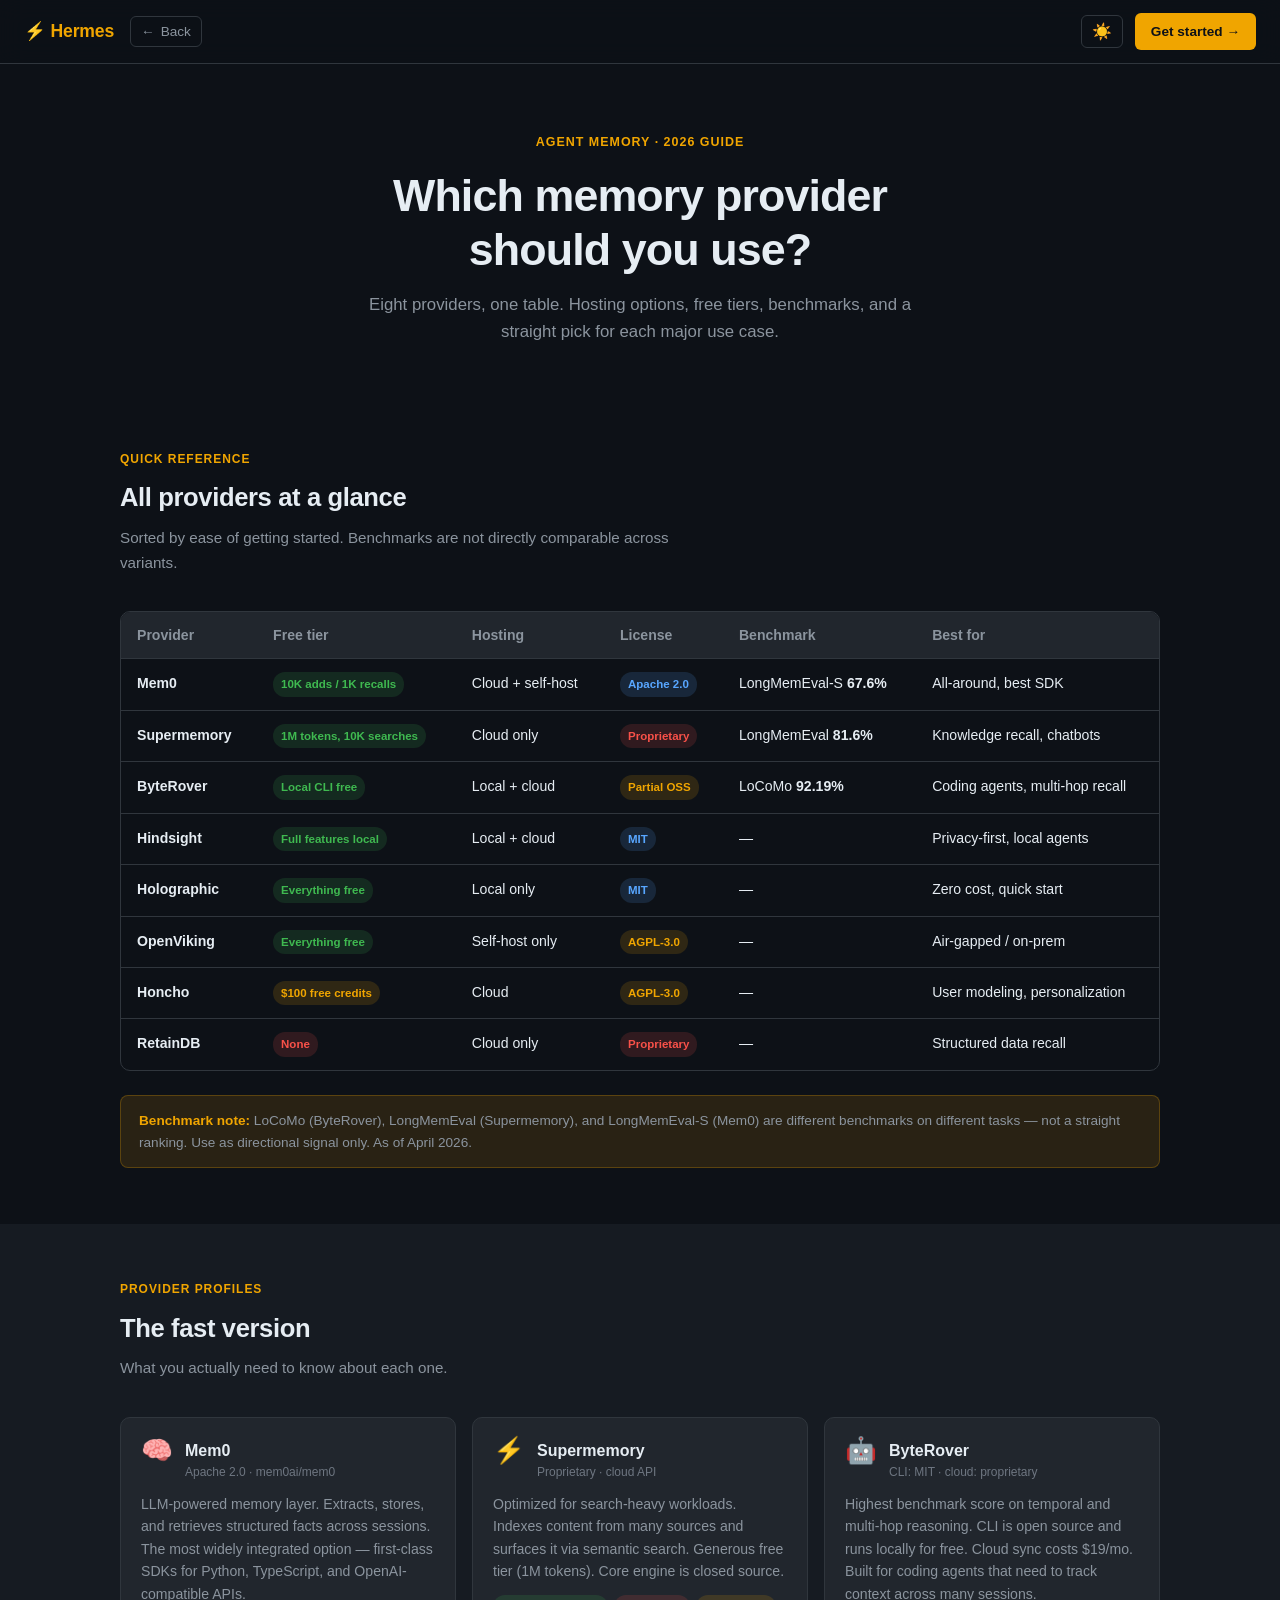
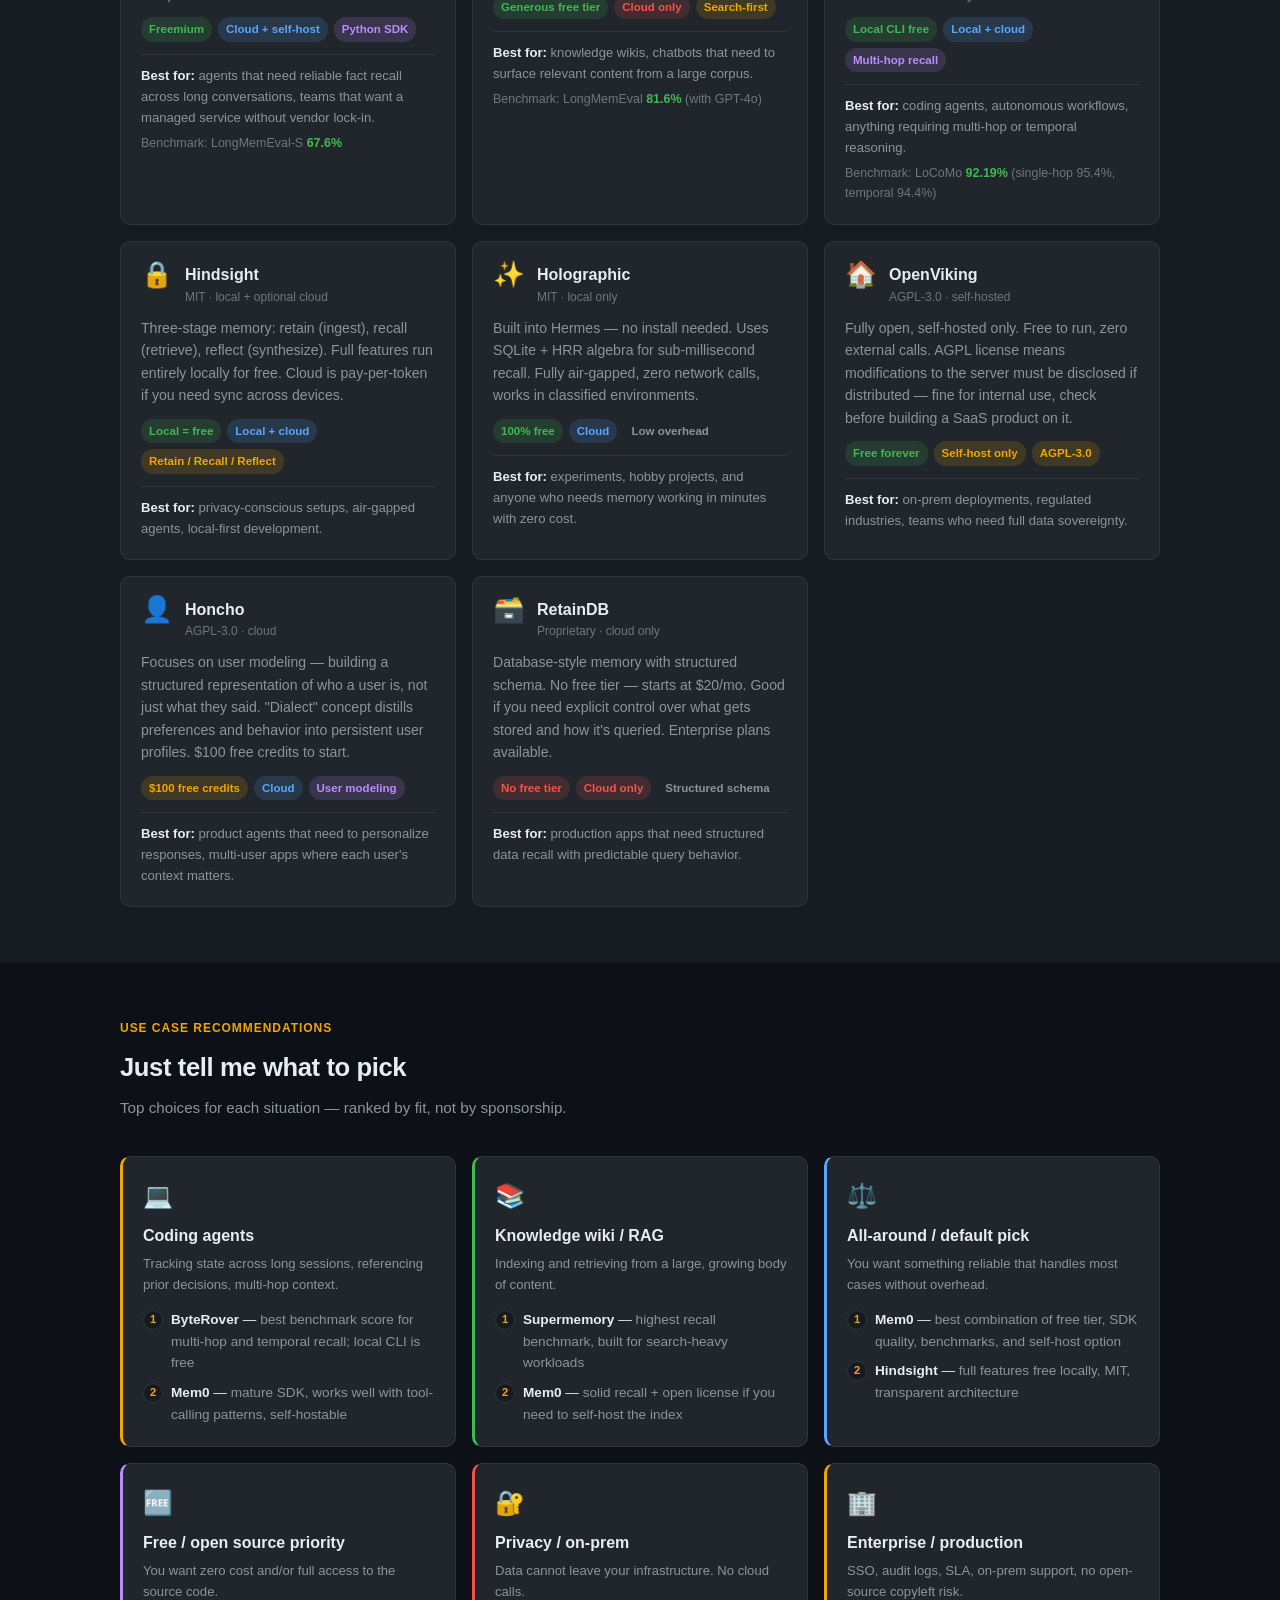
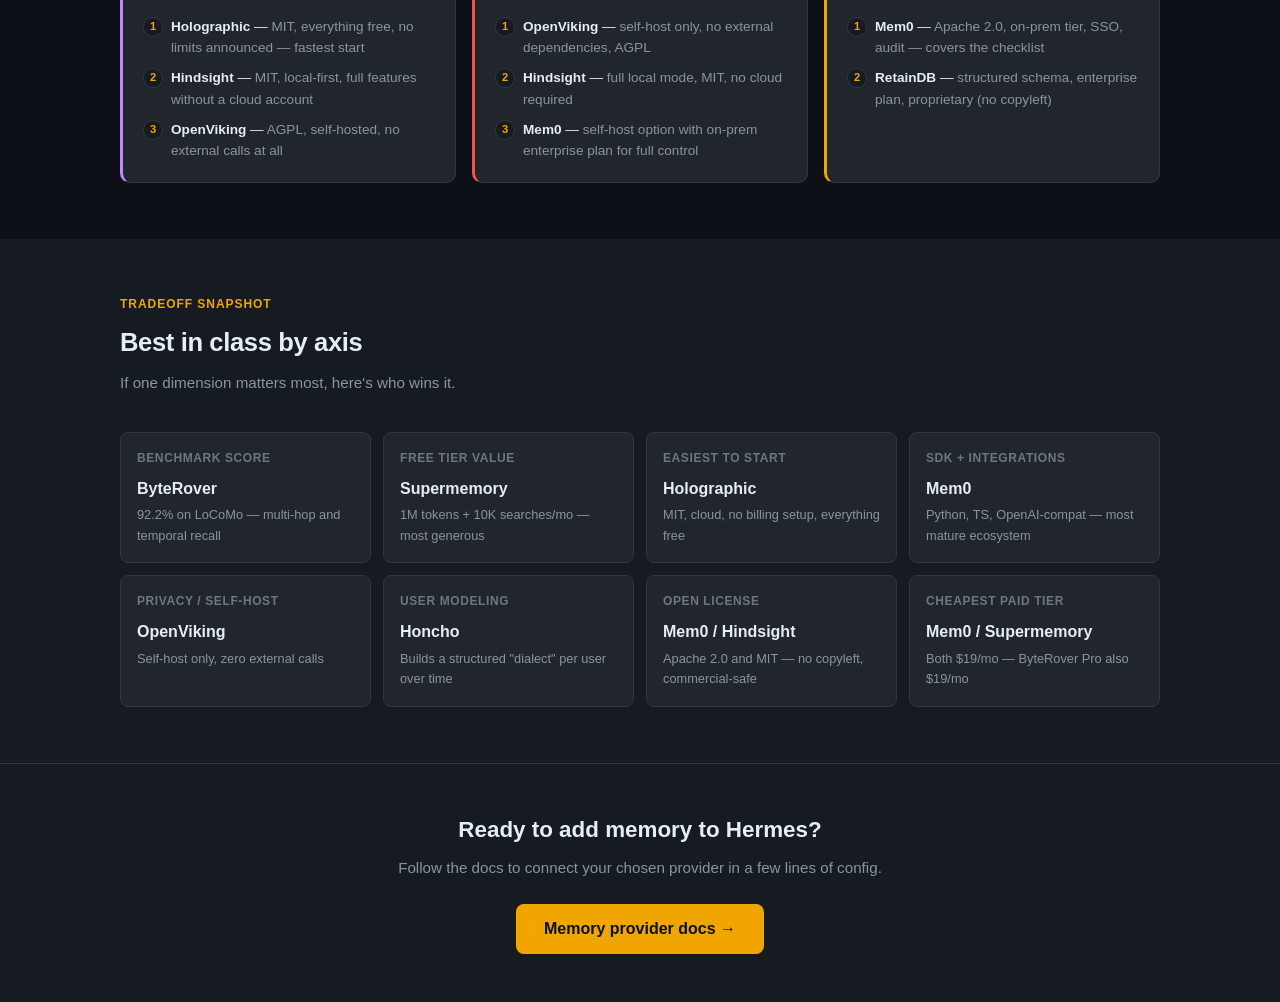
<file: memory/index.html>
<!DOCTYPE html>
<html lang="en" data-theme="dark">
<head>
  <script>
    (function(){
      var p = window.location.pathname;
      if (p.endsWith('/index.html')) {
        var clean = p.slice(0, p.length - 'index.html'.length);
        window.history.replaceState(null, '', clean + window.location.search + window.location.hash);
      }
    })();
  </script>
  <meta charset="UTF-8">
  <meta name="viewport" content="width=device-width, initial-scale=1.0">
  <title>Memory Providers for AI Agents — 2026 Guide</title>
  <meta name="description" content="Which memory provider should you use with your AI agent? Compare Mem0, Hindsight, ByteRover, Supermemory, and more — free tiers, hosting options, benchmarks, and use-case picks.">
<style>
  :root {
    --bg-primary: #0d1117;
    --bg-secondary: #161b22;
    --bg-tertiary: #21262d;
    --bg-card: #161b22;
    --border: #30363d;
    --text-primary: #e6edf3;
    --text-secondary: #8b949e;
    --text-muted: #6e7681;
    --accent: #f0a500;
    --accent-dim: #c88800;
    --accent-glow: rgba(240,165,0,0.12);
    --green: #3fb950;
    --blue: #58a6ff;
    --purple: #bc8cff;
    --red: #f85149;
    --orange: #ff9040;
    --nav-height: 64px;
  }
  [data-theme="light"] nav {
    background: rgba(246, 248, 250, 0.95);
  }
  [data-theme="light"] {
    --bg-primary: #ffffff;
    --bg-secondary: #f6f8fa;
    --bg-tertiary: #eaeef2;
    --bg-card: #ffffff;
    --border: #d0d7de;
    --text-primary: #1f2328;
    --text-secondary: #656d76;
    --text-muted: #9198a1;
    --accent: #c07800;
    --accent-dim: #9a6200;
    --accent-glow: rgba(192,120,0,0.10);
  }

  *, *::before, *::after { box-sizing: border-box; margin: 0; padding: 0; }

  body {
    font-family: -apple-system, BlinkMacSystemFont, 'Segoe UI', sans-serif;
    background: var(--bg-primary);
    color: var(--text-primary);
    line-height: 1.6;
    min-height: 100vh;
  }

  /* NAV */
  nav {
    position: sticky;
    top: 0;
    height: var(--nav-height);
    background: rgba(13, 17, 23, 0.92);
    border-bottom: 1px solid var(--border);
    backdrop-filter: blur(12px);
    display: flex;
    align-items: center;
    justify-content: space-between;
    padding: 0 24px;
    z-index: 100;
  }
  .nav-left { display: flex; align-items: center; gap: 16px; }
  .nav-logo {
    font-size: 1.1rem;
    font-weight: 700;
    color: var(--accent);
    text-decoration: none;
    letter-spacing: -0.01em;
  }
  .nav-back {
    font-size: 0.85rem;
    color: var(--text-secondary);
    text-decoration: none;
    display: flex;
    align-items: center;
    gap: 6px;
    padding: 4px 10px;
    border: 1px solid var(--border);
    border-radius: 6px;
    transition: color .15s, border-color .15s;
  }
  .nav-back:hover { color: var(--text-primary); border-color: var(--text-secondary); }
  .nav-right { display: flex; align-items: center; gap: 12px; }
  #theme-toggle {
    background: none; border: 1px solid var(--border); color: var(--text-secondary);
    cursor: pointer; border-radius: 6px; padding: 6px 10px; font-size: 1rem;
    transition: color .15s, border-color .15s;
  }
  #theme-toggle:hover { color: var(--text-primary); border-color: var(--text-secondary); }
  .btn-cta {
    background: var(--accent); color: #0d1117; padding: 8px 16px;
    border-radius: 6px; font-weight: 600; font-size: 0.85rem;
    text-decoration: none; transition: background .15s;
  }
  .btn-cta:hover { background: var(--accent-dim); }

  /* HAMBURGER */
  .hamburger {
    display: none; flex-direction: column; gap: 5px; cursor: pointer;
    background: none; border: none; padding: 8px;
  }
  .hamburger span {
    display: block; width: 22px; height: 2px;
    background: var(--text-primary); border-radius: 2px; transition: .2s;
  }
  #memory-mobile-menu {
    display: none; position: fixed; top: var(--nav-height); left: 0; right: 0;
    background: var(--bg-secondary); border-bottom: 1px solid var(--border);
    padding: 16px 24px; z-index: 99; flex-direction: column; gap: 4px;
  }
  #memory-mobile-menu.open { display: flex; }
  #memory-mobile-menu a {
    padding: 10px 0; color: var(--text-primary); text-decoration: none;
    border-bottom: 1px solid var(--border); font-size: 0.95rem;
  }
  #memory-mobile-menu a:last-child { border-bottom: none; }
  #memory-mobile-menu a.accent { color: var(--accent); font-weight: 600; }

  /* HERO */
  .hero {
    padding: 64px 24px 48px;
    text-align: center;
    max-width: 760px;
    margin: 0 auto;
  }
  .hero-eyebrow {
    display: inline-block;
    font-size: 0.78rem;
    font-weight: 600;
    letter-spacing: 0.08em;
    text-transform: uppercase;
    color: var(--accent);
    margin-bottom: 16px;
  }
  .hero h1 {
    font-size: clamp(1.8rem, 4vw, 2.8rem);
    font-weight: 800;
    letter-spacing: -0.02em;
    line-height: 1.2;
    margin-bottom: 16px;
  }
  .hero p {
    font-size: 1.05rem;
    color: var(--text-secondary);
    max-width: 580px;
    margin: 0 auto;
  }

  /* SECTION */
  section { padding: 56px 24px; }
  section.alt { background: var(--bg-secondary); }
  .section-inner { max-width: 1040px; margin: 0 auto; }
  .section-label {
    font-size: 0.75rem;
    font-weight: 600;
    letter-spacing: 0.08em;
    text-transform: uppercase;
    color: var(--accent);
    margin-bottom: 8px;
  }
  .section-title {
    font-size: 1.6rem;
    font-weight: 700;
    letter-spacing: -0.015em;
    margin-bottom: 8px;
  }
  .section-sub {
    font-size: 0.95rem;
    color: var(--text-secondary);
    margin-bottom: 36px;
    max-width: 560px;
  }

  /* QUICK TABLE */
  .table-wrap { overflow-x: auto; border-radius: 10px; border: 1px solid var(--border); }
  table { width: 100%; border-collapse: collapse; font-size: 0.88rem; }
  thead tr { background: var(--bg-tertiary); }
  th {
    padding: 12px 16px; text-align: left; font-weight: 600;
    color: var(--text-secondary); white-space: nowrap;
    border-bottom: 1px solid var(--border);
  }
  td {
    padding: 13px 16px; border-bottom: 1px solid var(--border);
    vertical-align: top;
  }
  tbody tr:last-child td { border-bottom: none; }
  tbody tr:hover { background: var(--bg-tertiary); }
  .t-name { font-weight: 600; color: var(--text-primary); }
  .t-name a { color: inherit; text-decoration: none; }
  .t-name a:hover { color: var(--accent); }

  /* TAGS / PILLS */
  .pill {
    display: inline-block; font-size: 0.72rem; font-weight: 600;
    padding: 3px 8px; border-radius: 12px; white-space: nowrap;
  }
  .pill-green { background: rgba(63,185,80,0.15); color: var(--green); }
  .pill-amber { background: rgba(240,165,0,0.15); color: var(--accent); }
  .pill-blue  { background: rgba(88,166,255,0.15); color: var(--blue); }
  .pill-purple{ background: rgba(188,140,255,0.15); color: var(--purple); }
  .pill-red   { background: rgba(248,81,73,0.15); color: var(--red); }
  .pill-gray  { background: var(--bg-tertiary); color: var(--text-secondary); }

  /* PROVIDER CARDS */
  .provider-grid {
    display: grid;
    grid-template-columns: repeat(auto-fill, minmax(290px, 1fr));
    gap: 16px;
  }
  .provider-card {
    background: var(--bg-tertiary);
    border: 1px solid var(--border);
    border-radius: 10px;
    padding: 20px;
    transition: border-color .15s;
  }
  .provider-card:hover { border-color: var(--accent); }
  .pc-header { display: flex; align-items: flex-start; gap: 12px; margin-bottom: 10px; }
  .pc-icon { font-size: 1.6rem; line-height: 1; flex-shrink: 0; }
  .pc-name { font-size: 1rem; font-weight: 700; color: var(--text-primary); }
  .pc-name a { color: inherit; text-decoration: none; }
  .pc-name a:hover { color: var(--accent); }
  .pc-license { font-size: 0.75rem; color: var(--text-muted); }
  .pc-desc { font-size: 0.88rem; color: var(--text-secondary); margin-bottom: 12px; }
  .pc-tags { display: flex; flex-wrap: wrap; gap: 6px; margin-bottom: 12px; }
  .pc-best {
    font-size: 0.82rem; color: var(--text-secondary);
    border-top: 1px solid var(--border); padding-top: 10px;
  }
  .pc-best strong { color: var(--text-primary); }
  .pc-bench {
    font-size: 0.78rem; color: var(--text-muted);
    margin-top: 6px;
  }
  .pc-bench strong { color: var(--green); }

  /* USE CASE PICKER */
  .picker-grid {
    display: grid;
    grid-template-columns: repeat(auto-fill, minmax(280px, 1fr));
    gap: 16px;
  }
  .picker-card {
    background: var(--bg-tertiary);
    border: 1px solid var(--border);
    border-left: 3px solid var(--accent);
    border-radius: 10px;
    padding: 20px;
  }
  .picker-card.green-accent { border-left-color: var(--green); }
  .picker-card.blue-accent  { border-left-color: var(--blue); }
  .picker-card.purple-accent{ border-left-color: var(--purple); }
  .picker-card.red-accent   { border-left-color: var(--red); }
  .picker-icon { font-size: 1.5rem; margin-bottom: 8px; }
  .picker-title { font-size: 1rem; font-weight: 700; margin-bottom: 4px; }
  .picker-sub { font-size: 0.82rem; color: var(--text-secondary); margin-bottom: 14px; }
  .picker-picks { list-style: none; display: flex; flex-direction: column; gap: 8px; }
  .picker-pick {
    display: flex; align-items: flex-start; gap: 8px;
    font-size: 0.85rem;
  }
  .pick-rank {
    flex-shrink: 0; width: 20px; height: 20px; border-radius: 50%;
    background: var(--bg-secondary); border: 1px solid var(--border);
    display: flex; align-items: center; justify-content: center;
    font-size: 0.7rem; font-weight: 700; color: var(--accent);
    margin-top: 1px;
  }
  .pick-name { font-weight: 600; color: var(--text-primary); }
  .pick-why { color: var(--text-secondary); }

  /* TRADEOFF TABLE */
  .tradeoff-grid {
    display: grid;
    grid-template-columns: repeat(auto-fill, minmax(220px, 1fr));
    gap: 12px;
  }
  .tradeoff-card {
    background: var(--bg-tertiary);
    border: 1px solid var(--border);
    border-radius: 8px;
    padding: 16px;
  }
  .tradeoff-label {
    font-size: 0.75rem; font-weight: 600; letter-spacing: 0.05em;
    text-transform: uppercase; color: var(--text-muted); margin-bottom: 8px;
  }
  .tradeoff-winner {
    font-size: 1rem; font-weight: 700; color: var(--text-primary);
    margin-bottom: 4px;
  }
  .tradeoff-note { font-size: 0.8rem; color: var(--text-secondary); }

  /* NOTE */
  .note {
    background: var(--accent-glow);
    border: 1px solid rgba(240,165,0,0.25);
    border-radius: 8px;
    padding: 14px 18px;
    font-size: 0.85rem;
    color: var(--text-secondary);
    margin-top: 24px;
  }
  .note strong { color: var(--accent); }

  /* CTA */
  .cta-strip {
    background: var(--bg-secondary);
    border-top: 1px solid var(--border);
    padding: 48px 24px;
    text-align: center;
  }
  .cta-strip h2 { font-size: 1.4rem; font-weight: 700; margin-bottom: 8px; }
  .cta-strip p { color: var(--text-secondary); font-size: 0.95rem; margin-bottom: 24px; }
  .cta-strip a {
    display: inline-block;
    background: var(--accent); color: #0d1117;
    padding: 12px 28px; border-radius: 8px; font-weight: 700;
    text-decoration: none; transition: background .15s;
  }
  .cta-strip a:hover { background: var(--accent-dim); }

  /* RESPONSIVE */
  @media (max-width: 640px) {
    .hamburger { display: flex; }
    .btn-cta { display: none; }
    .nav-back span { display: none; }
    .hero { padding: 40px 16px 32px; }
    section { padding: 40px 16px; }
    th, td { padding: 10px 12px; }
    .provider-grid { grid-template-columns: 1fr; }
    .picker-grid { grid-template-columns: 1fr; }
    .tradeoff-grid { grid-template-columns: 1fr 1fr; }
  }
  @media (max-width: 400px) {
    .tradeoff-grid { grid-template-columns: 1fr; }
  }
</style>
</head>
<body>

<nav>
  <div class="nav-left">
    <a class="nav-logo" href="../">⚡ Hermes</a>
    <a class="nav-back" href="../">
      <span>←</span>
      <span>Back</span>
    </a>
  </div>
  <div class="nav-right">
    <button id="theme-toggle" aria-label="Toggle theme">🌙</button>
    <a class="btn-cta" href="https://hermes-agent.nousresearch.com/docs/getting-started/installation">Get started →</a>
    <button class="hamburger" id="memory-hamburger" aria-label="Open menu">
      <span></span><span></span><span></span>
    </button>
  </div>
</nav>

<div id="memory-mobile-menu">
  <a href="../">← Main site</a>
  <a href="../eli5/">ELI5 explainer</a>
  <a href="../models/">Model guide</a>
  <a href="../community/">Community</a>
  <a href="https://hermes-agent.nousresearch.com/docs/getting-started/installation" class="accent">Get started →</a>
</div>

<div class="hero">
  <span class="hero-eyebrow">Agent memory · 2026 guide</span>
  <h1>Which memory provider<br>should you use?</h1>
  <p>Eight providers, one table. Hosting options, free tiers, benchmarks, and a straight pick for each major use case.</p>
</div>

<!-- QUICK REFERENCE TABLE -->
<section id="table">
  <div class="section-inner">
    <div class="section-label">Quick reference</div>
    <div class="section-title">All providers at a glance</div>
    <p class="section-sub">Sorted by ease of getting started. Benchmarks are not directly comparable across variants.</p>

    <div class="table-wrap">
      <table>
        <thead>
          <tr>
            <th>Provider</th>
            <th>Free tier</th>
            <th>Hosting</th>
            <th>License</th>
            <th>Benchmark</th>
            <th>Best for</th>
          </tr>
        </thead>
        <tbody>
          <tr>
            <td class="t-name"><a href="https://mem0.ai" target="_blank" rel="noopener">Mem0</a></td>
            <td><span class="pill pill-green">10K adds / 1K recalls</span></td>
            <td>Cloud + self-host</td>
            <td><span class="pill pill-blue">Apache 2.0</span></td>
            <td>LongMemEval-S <strong>67.6%</strong></td>
            <td>All-around, best SDK</td>
          </tr>
          <tr>
            <td class="t-name"><a href="https://www.supermemory.ai" target="_blank" rel="noopener">Supermemory</a></td>
            <td><span class="pill pill-green">1M tokens, 10K searches</span></td>
            <td>Cloud only</td>
            <td><span class="pill pill-red">Proprietary</span></td>
            <td>LongMemEval <strong>81.6%</strong></td>
            <td>Knowledge recall, chatbots</td>
          </tr>
          <tr>
            <td class="t-name"><a href="https://byterover.dev" target="_blank" rel="noopener">ByteRover</a></td>
            <td><span class="pill pill-green">Local CLI free</span></td>
            <td>Local + cloud</td>
            <td><span class="pill pill-amber">Partial OSS</span></td>
            <td>LoCoMo <strong>92.19%</strong></td>
            <td>Coding agents, multi-hop recall</td>
          </tr>
          <tr>
            <td class="t-name"><a href="https://hindsight.ai" target="_blank" rel="noopener">Hindsight</a></td>
            <td><span class="pill pill-green">Full features local</span></td>
            <td>Local + cloud</td>
            <td><span class="pill pill-blue">MIT</span></td>
            <td>—</td>
            <td>Privacy-first, local agents</td>
          </tr>
          <tr>
            <td class="t-name"><a href="https://holographic.ai" target="_blank" rel="noopener">Holographic</a></td>
            <td><span class="pill pill-green">Everything free</span></td>
            <td>Local only</td>
            <td><span class="pill pill-blue">MIT</span></td>
            <td>—</td>
            <td>Zero cost, quick start</td>
          </tr>
          <tr>
            <td class="t-name"><a href="https://openviking.ai" target="_blank" rel="noopener">OpenViking</a></td>
            <td><span class="pill pill-green">Everything free</span></td>
            <td>Self-host only</td>
            <td><span class="pill pill-amber">AGPL-3.0</span></td>
            <td>—</td>
            <td>Air-gapped / on-prem</td>
          </tr>
          <tr>
            <td class="t-name"><a href="https://honcho.dev" target="_blank" rel="noopener">Honcho</a></td>
            <td><span class="pill pill-amber">$100 free credits</span></td>
            <td>Cloud</td>
            <td><span class="pill pill-amber">AGPL-3.0</span></td>
            <td>—</td>
            <td>User modeling, personalization</td>
          </tr>
          <tr>
            <td class="t-name"><a href="https://retaindb.io" target="_blank" rel="noopener">RetainDB</a></td>
            <td><span class="pill pill-red">None</span></td>
            <td>Cloud only</td>
            <td><span class="pill pill-red">Proprietary</span></td>
            <td>—</td>
            <td>Structured data recall</td>
          </tr>
        </tbody>
      </table>
    </div>

    <div class="note">
      <strong>Benchmark note:</strong> LoCoMo (ByteRover), LongMemEval (Supermemory), and LongMemEval-S (Mem0) are different benchmarks on different tasks — not a straight ranking. Use as directional signal only. As of April 2026.
    </div>
  </div>
</section>

<!-- PROVIDER CARDS -->
<section id="providers" class="alt">
  <div class="section-inner">
    <div class="section-label">Provider profiles</div>
    <div class="section-title">The fast version</div>
    <p class="section-sub">What you actually need to know about each one.</p>

    <div class="provider-grid">

      <div class="provider-card">
        <div class="pc-header">
          <div class="pc-icon">🧠</div>
          <div>
            <div class="pc-name"><a href="https://mem0.ai" target="_blank" rel="noopener">Mem0</a></div>
            <div class="pc-license">Apache 2.0 · mem0ai/mem0</div>
          </div>
        </div>
        <p class="pc-desc">LLM-powered memory layer. Extracts, stores, and retrieves structured facts across sessions. The most widely integrated option — first-class SDKs for Python, TypeScript, and OpenAI-compatible APIs.</p>
        <div class="pc-tags">
          <span class="pill pill-green">Freemium</span>
          <span class="pill pill-blue">Cloud + self-host</span>
          <span class="pill pill-purple">Python SDK</span>
        </div>
        <div class="pc-best"><strong>Best for:</strong> agents that need reliable fact recall across long conversations, teams that want a managed service without vendor lock-in.</div>
        <div class="pc-bench">Benchmark: LongMemEval-S <strong>67.6%</strong></div>
      </div>

      <div class="provider-card">
        <div class="pc-header">
          <div class="pc-icon">⚡</div>
          <div>
            <div class="pc-name"><a href="https://www.supermemory.ai" target="_blank" rel="noopener">Supermemory</a></div>
            <div class="pc-license">Proprietary · cloud API</div>
          </div>
        </div>
        <p class="pc-desc">Optimized for search-heavy workloads. Indexes content from many sources and surfaces it via semantic search. Generous free tier (1M tokens). Core engine is closed source.</p>
        <div class="pc-tags">
          <span class="pill pill-green">Generous free tier</span>
          <span class="pill pill-red">Cloud only</span>
          <span class="pill pill-amber">Search-first</span>
        </div>
        <div class="pc-best"><strong>Best for:</strong> knowledge wikis, chatbots that need to surface relevant content from a large corpus.</div>
        <div class="pc-bench">Benchmark: LongMemEval <strong>81.6%</strong> (with GPT-4o)</div>
      </div>

      <div class="provider-card">
        <div class="pc-header">
          <div class="pc-icon">🤖</div>
          <div>
            <div class="pc-name"><a href="https://byterover.dev" target="_blank" rel="noopener">ByteRover</a></div>
            <div class="pc-license">CLI: MIT · cloud: proprietary</div>
          </div>
        </div>
        <p class="pc-desc">Highest benchmark score on temporal and multi-hop reasoning. CLI is open source and runs locally for free. Cloud sync costs $19/mo. Built for coding agents that need to track context across many sessions.</p>
        <div class="pc-tags">
          <span class="pill pill-green">Local CLI free</span>
          <span class="pill pill-blue">Local + cloud</span>
          <span class="pill pill-purple">Multi-hop recall</span>
        </div>
        <div class="pc-best"><strong>Best for:</strong> coding agents, autonomous workflows, anything requiring multi-hop or temporal reasoning.</div>
        <div class="pc-bench">Benchmark: LoCoMo <strong>92.19%</strong> (single-hop 95.4%, temporal 94.4%)</div>
      </div>

      <div class="provider-card">
        <div class="pc-header">
          <div class="pc-icon">🔒</div>
          <div>
            <div class="pc-name"><a href="https://hindsight.ai" target="_blank" rel="noopener">Hindsight</a></div>
            <div class="pc-license">MIT · local + optional cloud</div>
          </div>
        </div>
        <p class="pc-desc">Three-stage memory: retain (ingest), recall (retrieve), reflect (synthesize). Full features run entirely locally for free. Cloud is pay-per-token if you need sync across devices.</p>
        <div class="pc-tags">
          <span class="pill pill-green">Local = free</span>
          <span class="pill pill-blue">Local + cloud</span>
          <span class="pill pill-amber">Retain / Recall / Reflect</span>
        </div>
        <div class="pc-best"><strong>Best for:</strong> privacy-conscious setups, air-gapped agents, local-first development.</div>
      </div>

      <div class="provider-card">
        <div class="pc-header">
          <div class="pc-icon">✨</div>
          <div>
            <div class="pc-name"><a href="https://holographic.ai" target="_blank" rel="noopener">Holographic</a></div>
            <div class="pc-license">MIT · local only</div>
          </div>
        </div>
        <p class="pc-desc">Built into Hermes — no install needed. Uses SQLite + HRR algebra for sub-millisecond recall. Fully air-gapped, zero network calls, works in classified environments.</p>
        <div class="pc-tags">
          <span class="pill pill-green">100% free</span>
          <span class="pill pill-blue">Cloud</span>
          <span class="pill pill-gray">Low overhead</span>
        </div>
        <div class="pc-best"><strong>Best for:</strong> experiments, hobby projects, and anyone who needs memory working in minutes with zero cost.</div>
      </div>

      <div class="provider-card">
        <div class="pc-header">
          <div class="pc-icon">🏠</div>
          <div>
            <div class="pc-name"><a href="https://openviking.ai" target="_blank" rel="noopener">OpenViking</a></div>
            <div class="pc-license">AGPL-3.0 · self-hosted</div>
          </div>
        </div>
        <p class="pc-desc">Fully open, self-hosted only. Free to run, zero external calls. AGPL license means modifications to the server must be disclosed if distributed — fine for internal use, check before building a SaaS product on it.</p>
        <div class="pc-tags">
          <span class="pill pill-green">Free forever</span>
          <span class="pill pill-amber">Self-host only</span>
          <span class="pill pill-amber">AGPL-3.0</span>
        </div>
        <div class="pc-best"><strong>Best for:</strong> on-prem deployments, regulated industries, teams who need full data sovereignty.</div>
      </div>

      <div class="provider-card">
        <div class="pc-header">
          <div class="pc-icon">👤</div>
          <div>
            <div class="pc-name"><a href="https://honcho.dev" target="_blank" rel="noopener">Honcho</a></div>
            <div class="pc-license">AGPL-3.0 · cloud</div>
          </div>
        </div>
        <p class="pc-desc">Focuses on user modeling — building a structured representation of who a user is, not just what they said. "Dialect" concept distills preferences and behavior into persistent user profiles. $100 free credits to start.</p>
        <div class="pc-tags">
          <span class="pill pill-amber">$100 free credits</span>
          <span class="pill pill-blue">Cloud</span>
          <span class="pill pill-purple">User modeling</span>
        </div>
        <div class="pc-best"><strong>Best for:</strong> product agents that need to personalize responses, multi-user apps where each user's context matters.</div>
      </div>

      <div class="provider-card">
        <div class="pc-header">
          <div class="pc-icon">🗃️</div>
          <div>
            <div class="pc-name"><a href="https://retaindb.io" target="_blank" rel="noopener">RetainDB</a></div>
            <div class="pc-license">Proprietary · cloud only</div>
          </div>
        </div>
        <p class="pc-desc">Database-style memory with structured schema. No free tier — starts at $20/mo. Good if you need explicit control over what gets stored and how it's queried. Enterprise plans available.</p>
        <div class="pc-tags">
          <span class="pill pill-red">No free tier</span>
          <span class="pill pill-red">Cloud only</span>
          <span class="pill pill-gray">Structured schema</span>
        </div>
        <div class="pc-best"><strong>Best for:</strong> production apps that need structured data recall with predictable query behavior.</div>
      </div>

    </div>
  </div>
</section>

<!-- USE CASE PICKS -->
<section id="picks">
  <div class="section-inner">
    <div class="section-label">Use case recommendations</div>
    <div class="section-title">Just tell me what to pick</div>
    <p class="section-sub">Top choices for each situation — ranked by fit, not by sponsorship.</p>

    <div class="picker-grid">

      <div class="picker-card">
        <div class="picker-icon">💻</div>
        <div class="picker-title">Coding agents</div>
        <p class="picker-sub">Tracking state across long sessions, referencing prior decisions, multi-hop context.</p>
        <ul class="picker-picks">
          <li class="picker-pick">
            <div class="pick-rank">1</div>
            <div><span class="pick-name">ByteRover</span> — <span class="pick-why">best benchmark score for multi-hop and temporal recall; local CLI is free</span></div>
          </li>
          <li class="picker-pick">
            <div class="pick-rank">2</div>
            <div><span class="pick-name">Mem0</span> — <span class="pick-why">mature SDK, works well with tool-calling patterns, self-hostable</span></div>
          </li>
        </ul>
      </div>

      <div class="picker-card green-accent">
        <div class="picker-icon">📚</div>
        <div class="picker-title">Knowledge wiki / RAG</div>
        <p class="picker-sub">Indexing and retrieving from a large, growing body of content.</p>
        <ul class="picker-picks">
          <li class="picker-pick">
            <div class="pick-rank">1</div>
            <div><span class="pick-name">Supermemory</span> — <span class="pick-why">highest recall benchmark, built for search-heavy workloads</span></div>
          </li>
          <li class="picker-pick">
            <div class="pick-rank">2</div>
            <div><span class="pick-name">Mem0</span> — <span class="pick-why">solid recall + open license if you need to self-host the index</span></div>
          </li>
        </ul>
      </div>

      <div class="picker-card blue-accent">
        <div class="picker-icon">⚖️</div>
        <div class="picker-title">All-around / default pick</div>
        <p class="picker-sub">You want something reliable that handles most cases without overhead.</p>
        <ul class="picker-picks">
          <li class="picker-pick">
            <div class="pick-rank">1</div>
            <div><span class="pick-name">Mem0</span> — <span class="pick-why">best combination of free tier, SDK quality, benchmarks, and self-host option</span></div>
          </li>
          <li class="picker-pick">
            <div class="pick-rank">2</div>
            <div><span class="pick-name">Hindsight</span> — <span class="pick-why">full features free locally, MIT, transparent architecture</span></div>
          </li>
        </ul>
      </div>

      <div class="picker-card purple-accent">
        <div class="picker-icon">🆓</div>
        <div class="picker-title">Free / open source priority</div>
        <p class="picker-sub">You want zero cost and/or full access to the source code.</p>
        <ul class="picker-picks">
          <li class="picker-pick">
            <div class="pick-rank">1</div>
            <div><span class="pick-name">Holographic</span> — <span class="pick-why">MIT, everything free, no limits announced — fastest start</span></div>
          </li>
          <li class="picker-pick">
            <div class="pick-rank">2</div>
            <div><span class="pick-name">Hindsight</span> — <span class="pick-why">MIT, local-first, full features without a cloud account</span></div>
          </li>
          <li class="picker-pick">
            <div class="pick-rank">3</div>
            <div><span class="pick-name">OpenViking</span> — <span class="pick-why">AGPL, self-hosted, no external calls at all</span></div>
          </li>
        </ul>
      </div>

      <div class="picker-card red-accent">
        <div class="picker-icon">🔐</div>
        <div class="picker-title">Privacy / on-prem</div>
        <p class="picker-sub">Data cannot leave your infrastructure. No cloud calls.</p>
        <ul class="picker-picks">
          <li class="picker-pick">
            <div class="pick-rank">1</div>
            <div><span class="pick-name">OpenViking</span> — <span class="pick-why">self-host only, no external dependencies, AGPL</span></div>
          </li>
          <li class="picker-pick">
            <div class="pick-rank">2</div>
            <div><span class="pick-name">Hindsight</span> — <span class="pick-why">full local mode, MIT, no cloud required</span></div>
          </li>
          <li class="picker-pick">
            <div class="pick-rank">3</div>
            <div><span class="pick-name">Mem0</span> — <span class="pick-why">self-host option with on-prem enterprise plan for full control</span></div>
          </li>
        </ul>
      </div>

      <div class="picker-card">
        <div class="picker-icon">🏢</div>
        <div class="picker-title">Enterprise / production</div>
        <p class="picker-sub">SSO, audit logs, SLA, on-prem support, no open-source copyleft risk.</p>
        <ul class="picker-picks">
          <li class="picker-pick">
            <div class="pick-rank">1</div>
            <div><span class="pick-name">Mem0</span> — <span class="pick-why">Apache 2.0, on-prem tier, SSO, audit — covers the checklist</span></div>
          </li>
          <li class="picker-pick">
            <div class="pick-rank">2</div>
            <div><span class="pick-name">RetainDB</span> — <span class="pick-why">structured schema, enterprise plan, proprietary (no copyleft)</span></div>
          </li>
        </ul>
      </div>

    </div>
  </div>
</section>

<!-- TRADEOFF SNAPSHOT -->
<section id="tradeoffs" class="alt">
  <div class="section-inner">
    <div class="section-label">Tradeoff snapshot</div>
    <div class="section-title">Best in class by axis</div>
    <p class="section-sub">If one dimension matters most, here's who wins it.</p>

    <div class="tradeoff-grid">
      <div class="tradeoff-card">
        <div class="tradeoff-label">Benchmark score</div>
        <div class="tradeoff-winner">ByteRover</div>
        <div class="tradeoff-note">92.2% on LoCoMo — multi-hop and temporal recall</div>
      </div>
      <div class="tradeoff-card">
        <div class="tradeoff-label">Free tier value</div>
        <div class="tradeoff-winner">Supermemory</div>
        <div class="tradeoff-note">1M tokens + 10K searches/mo — most generous</div>
      </div>
      <div class="tradeoff-card">
        <div class="tradeoff-label">Easiest to start</div>
        <div class="tradeoff-winner">Holographic</div>
        <div class="tradeoff-note">MIT, cloud, no billing setup, everything free</div>
      </div>
      <div class="tradeoff-card">
        <div class="tradeoff-label">SDK + integrations</div>
        <div class="tradeoff-winner">Mem0</div>
        <div class="tradeoff-note">Python, TS, OpenAI-compat — most mature ecosystem</div>
      </div>
      <div class="tradeoff-card">
        <div class="tradeoff-label">Privacy / self-host</div>
        <div class="tradeoff-winner">OpenViking</div>
        <div class="tradeoff-note">Self-host only, zero external calls</div>
      </div>
      <div class="tradeoff-card">
        <div class="tradeoff-label">User modeling</div>
        <div class="tradeoff-winner">Honcho</div>
        <div class="tradeoff-note">Builds a structured "dialect" per user over time</div>
      </div>
      <div class="tradeoff-card">
        <div class="tradeoff-label">Open license</div>
        <div class="tradeoff-winner">Mem0 / Hindsight</div>
        <div class="tradeoff-note">Apache 2.0 and MIT — no copyleft, commercial-safe</div>
      </div>
      <div class="tradeoff-card">
        <div class="tradeoff-label">Cheapest paid tier</div>
        <div class="tradeoff-winner">Mem0 / Supermemory</div>
        <div class="tradeoff-note">Both $19/mo — ByteRover Pro also $19/mo</div>
      </div>
    </div>
  </div>
</section>

<div class="cta-strip">
  <h2>Ready to add memory to Hermes?</h2>
  <p>Follow the docs to connect your chosen provider in a few lines of config.</p>
  <a href="https://hermes-agent.nousresearch.com/docs/user-guide/features/memory-providers">Memory provider docs →</a>
</div>

<script>
  // Theme
  var themeToggle = document.getElementById('theme-toggle');
  function setTheme(t) {
    document.documentElement.setAttribute('data-theme', t);
    localStorage.setItem('theme', t);
    themeToggle.textContent = t === 'light' ? '🌙' : '☀️';
  }
  setTheme(localStorage.getItem('theme') || 'dark');
  themeToggle.addEventListener('click', function() {
    setTheme(document.documentElement.getAttribute('data-theme') === 'dark' ? 'light' : 'dark');
  });

  // Hamburger
  var ham = document.getElementById('memory-hamburger');
  var menu = document.getElementById('memory-mobile-menu');
  ham.addEventListener('click', function(e) {
    e.stopPropagation();
    ham.classList.toggle('open');
    menu.classList.toggle('open');
  });
  document.addEventListener('click', function(e) {
    if (!menu.contains(e.target) && e.target !== ham) {
      ham.classList.remove('open');
      menu.classList.remove('open');
    }
  });
  menu.querySelectorAll('a').forEach(function(a) {
    a.addEventListener('click', function() {
      ham.classList.remove('open');
      menu.classList.remove('open');
    });
  });
</script>
</body>
</html>
</file>
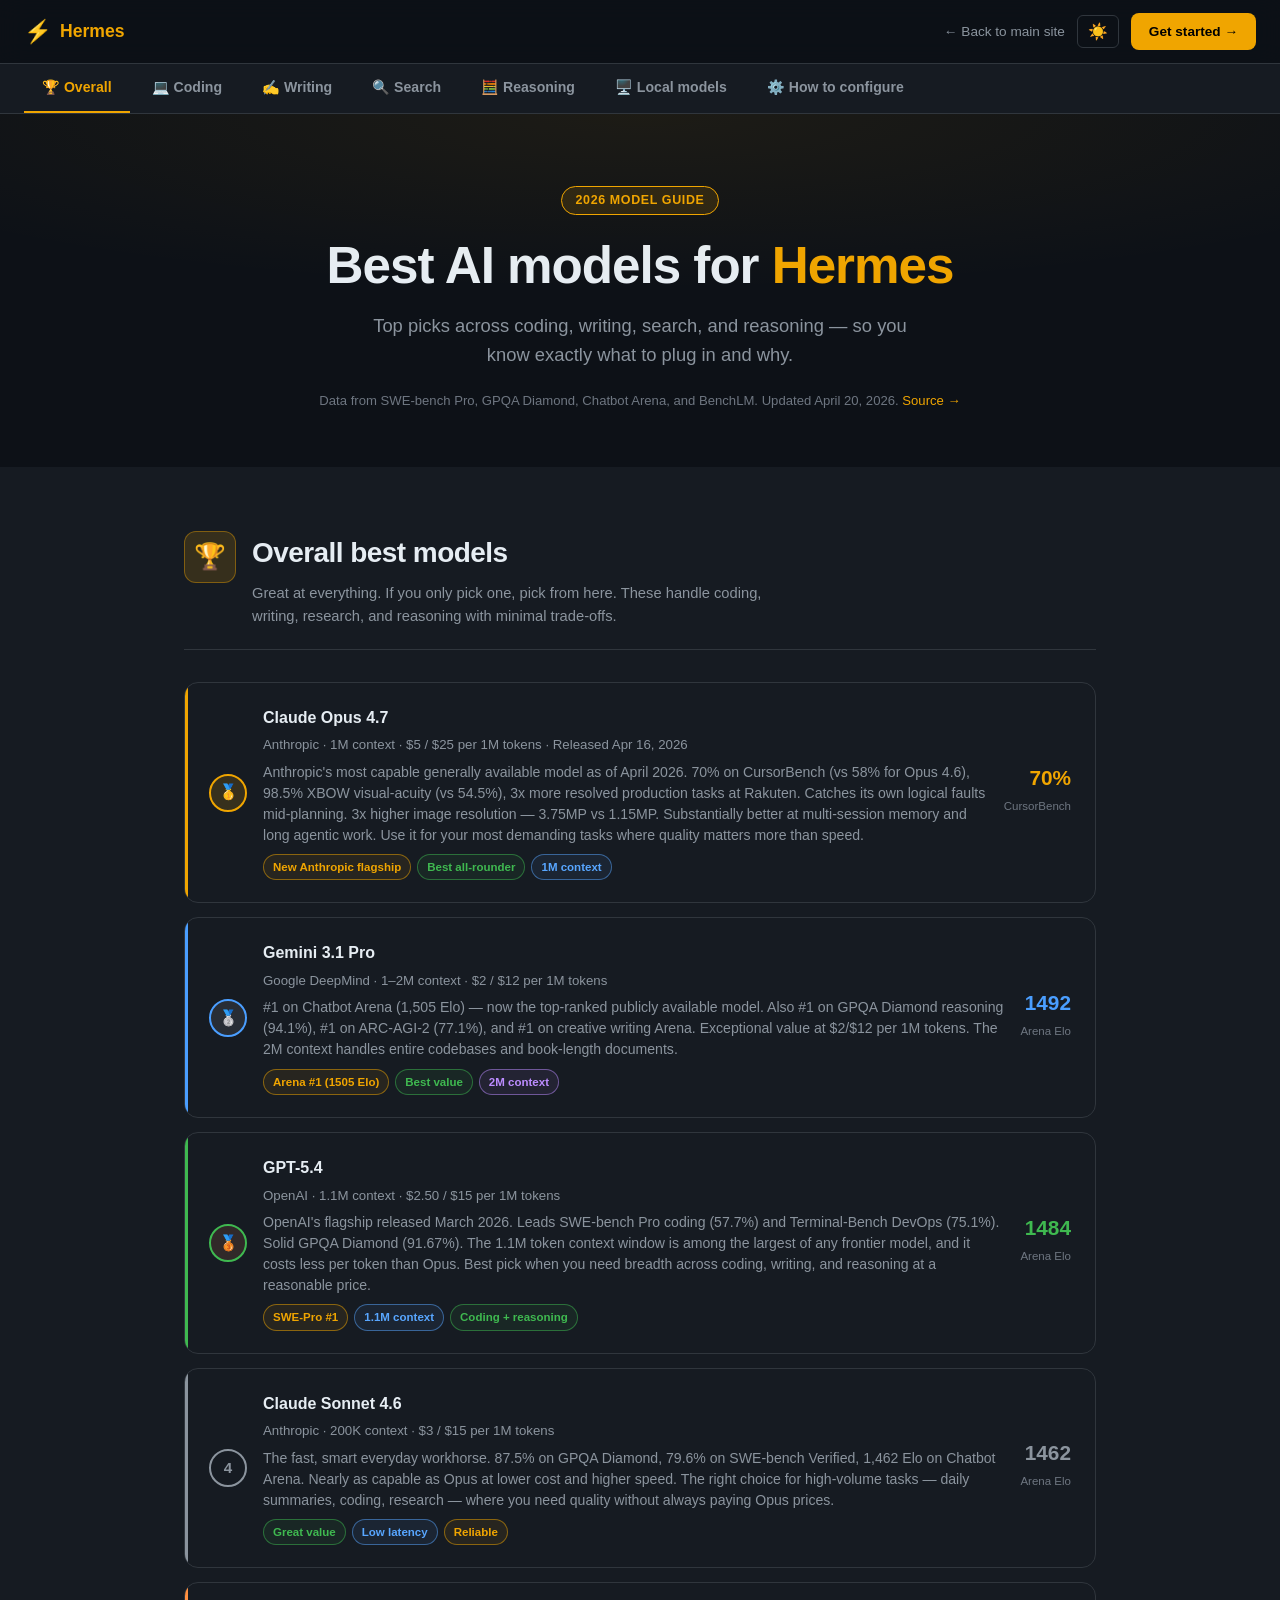
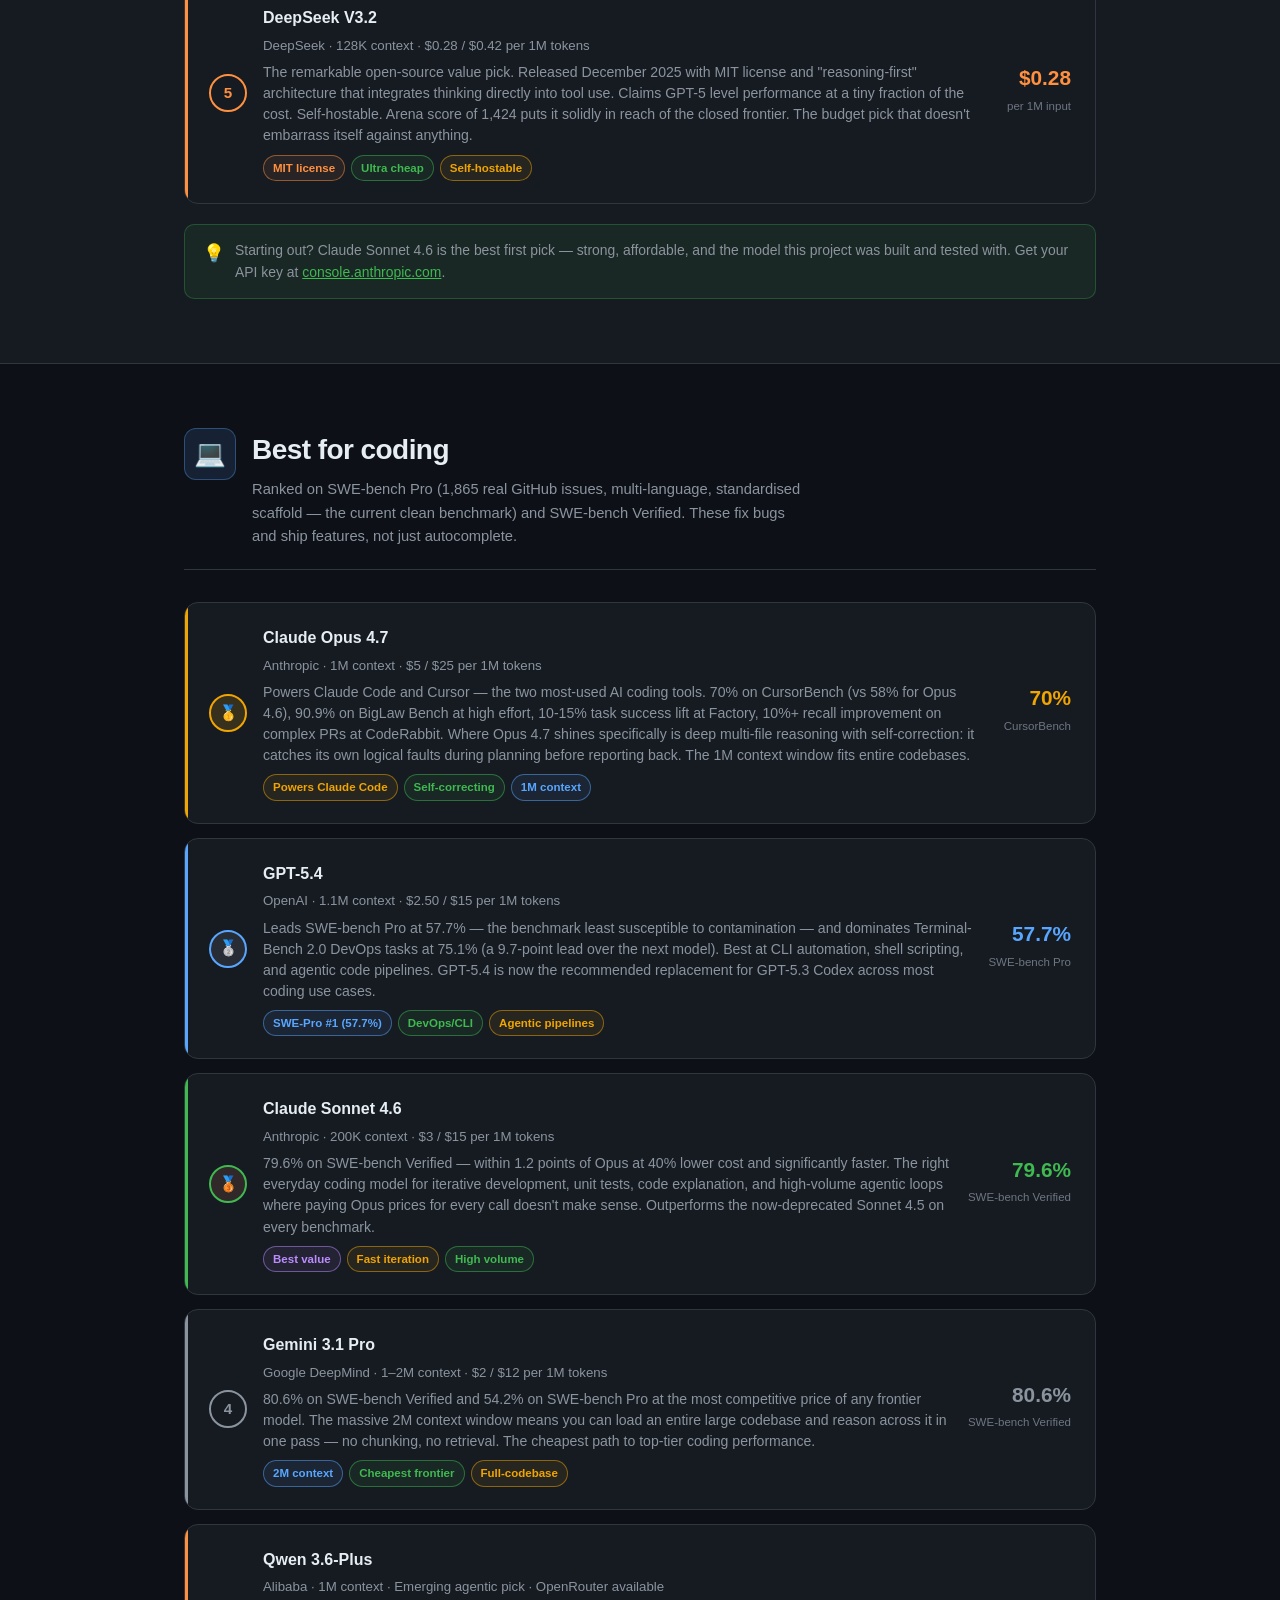
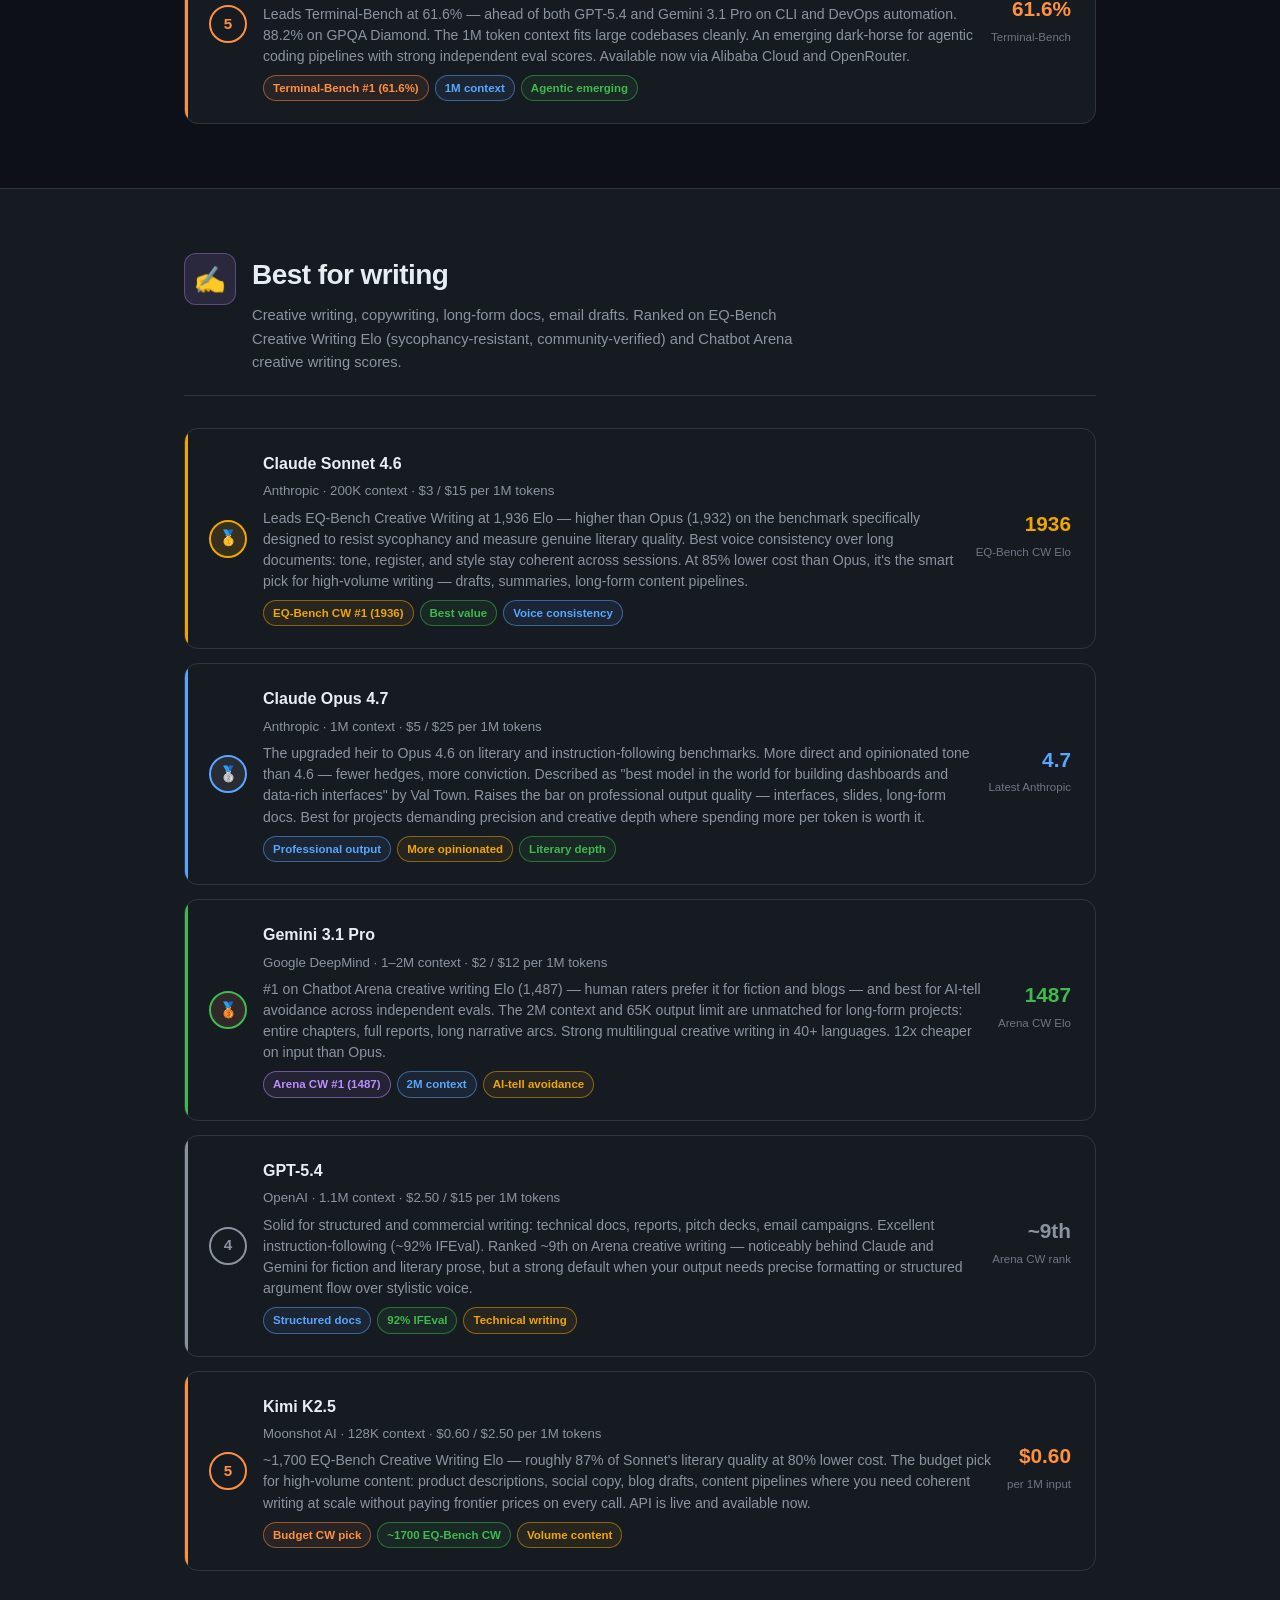
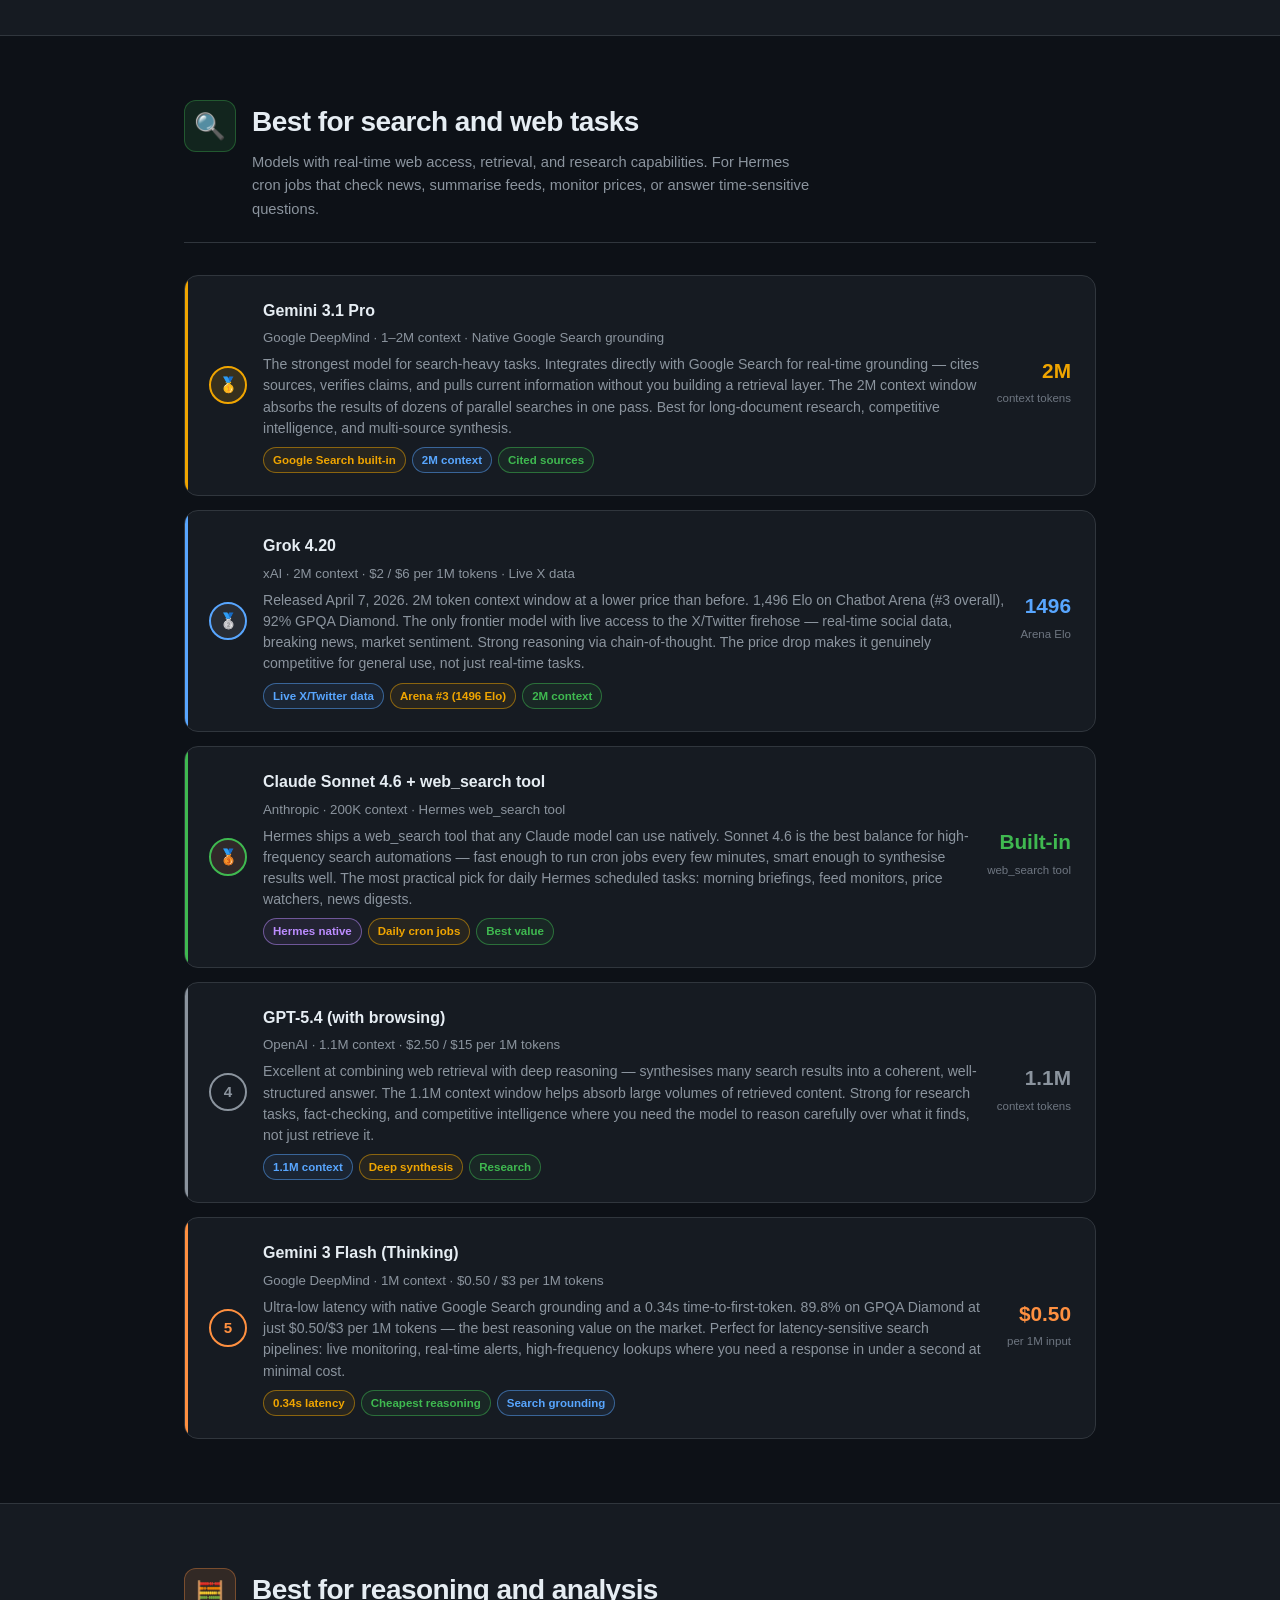
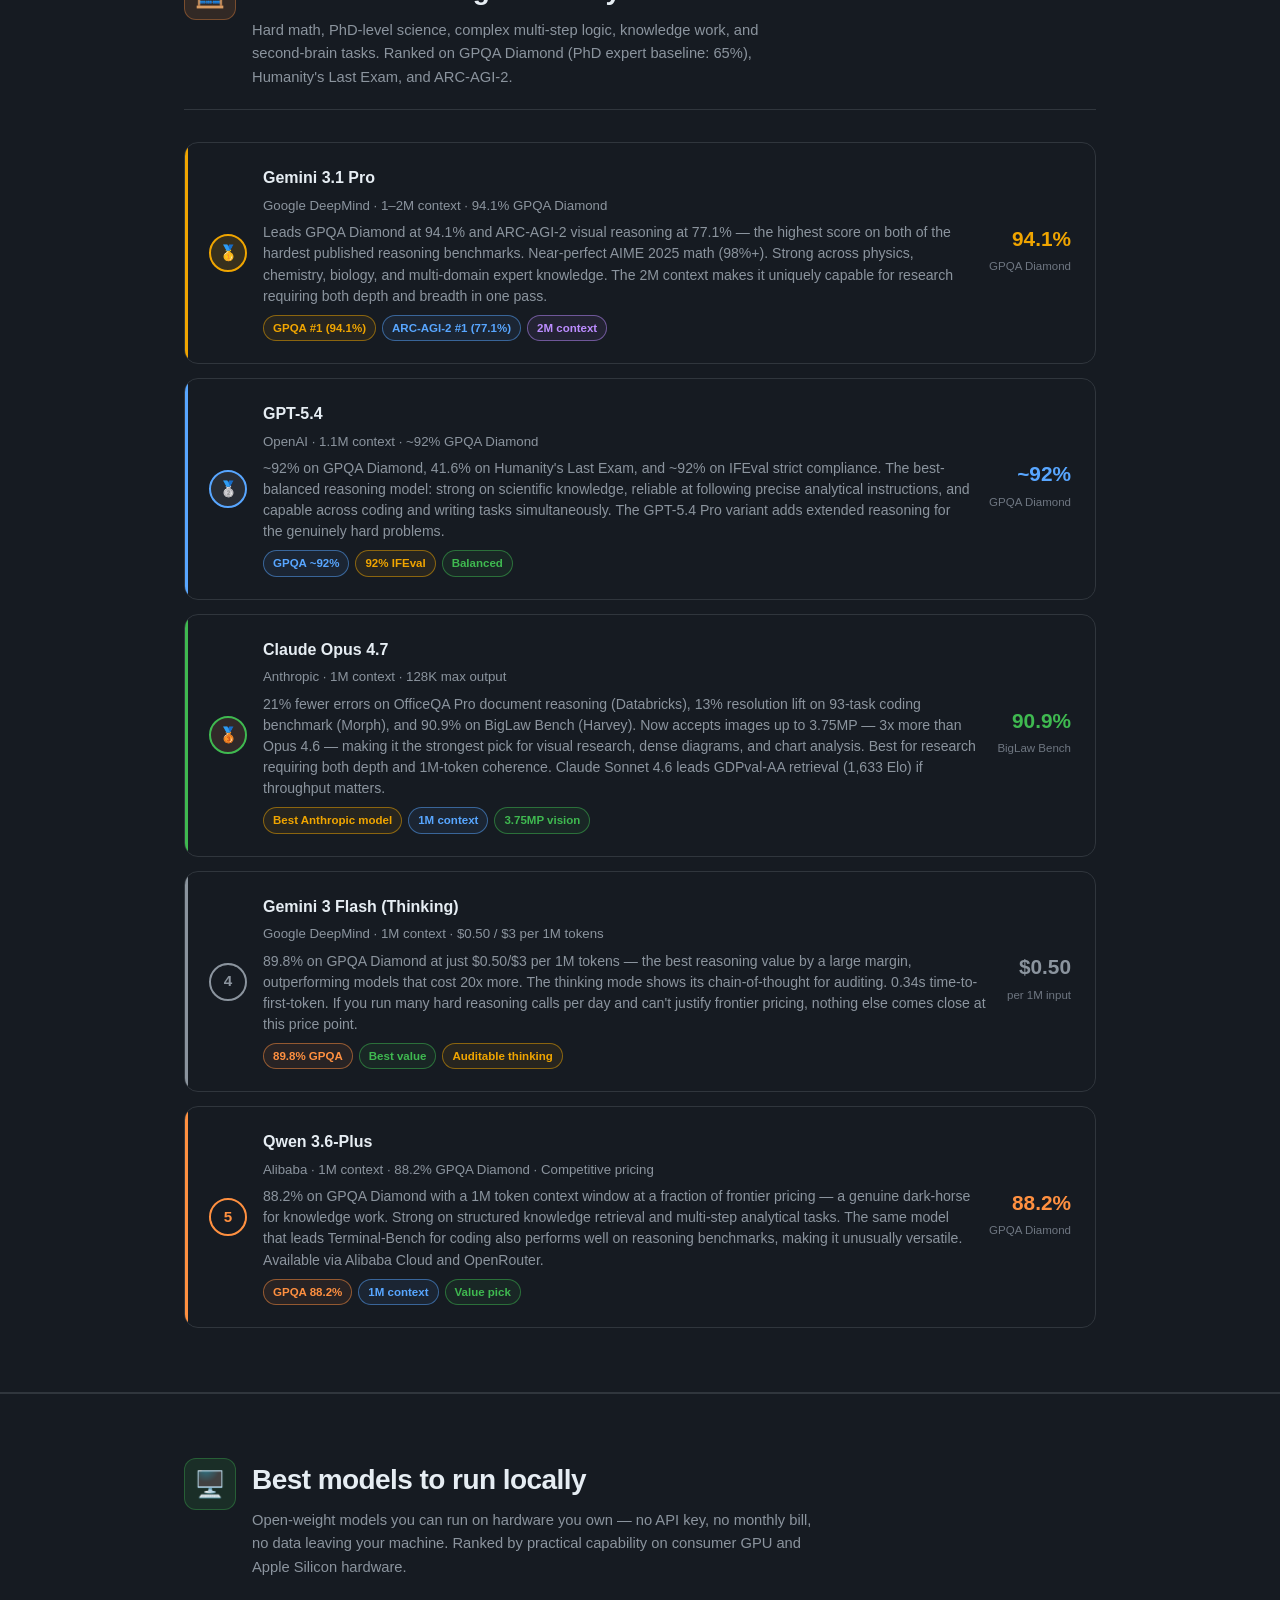
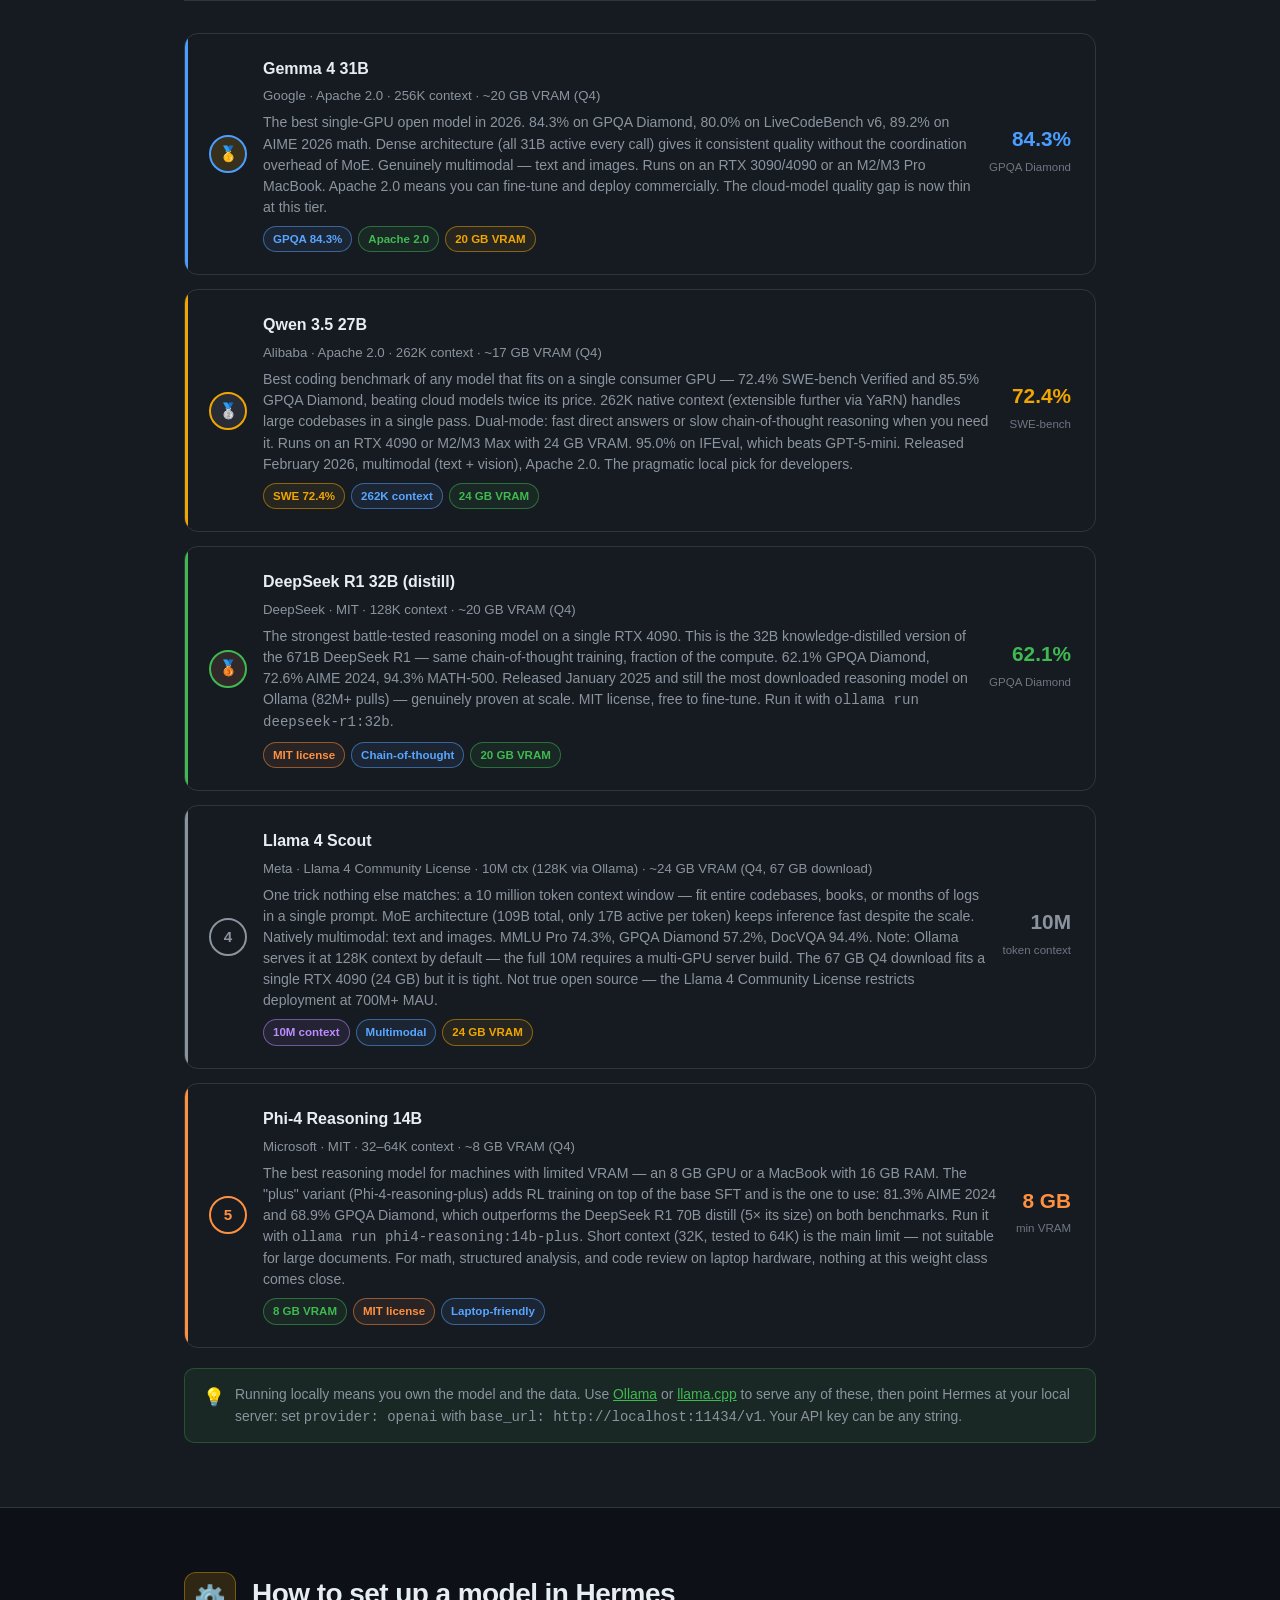
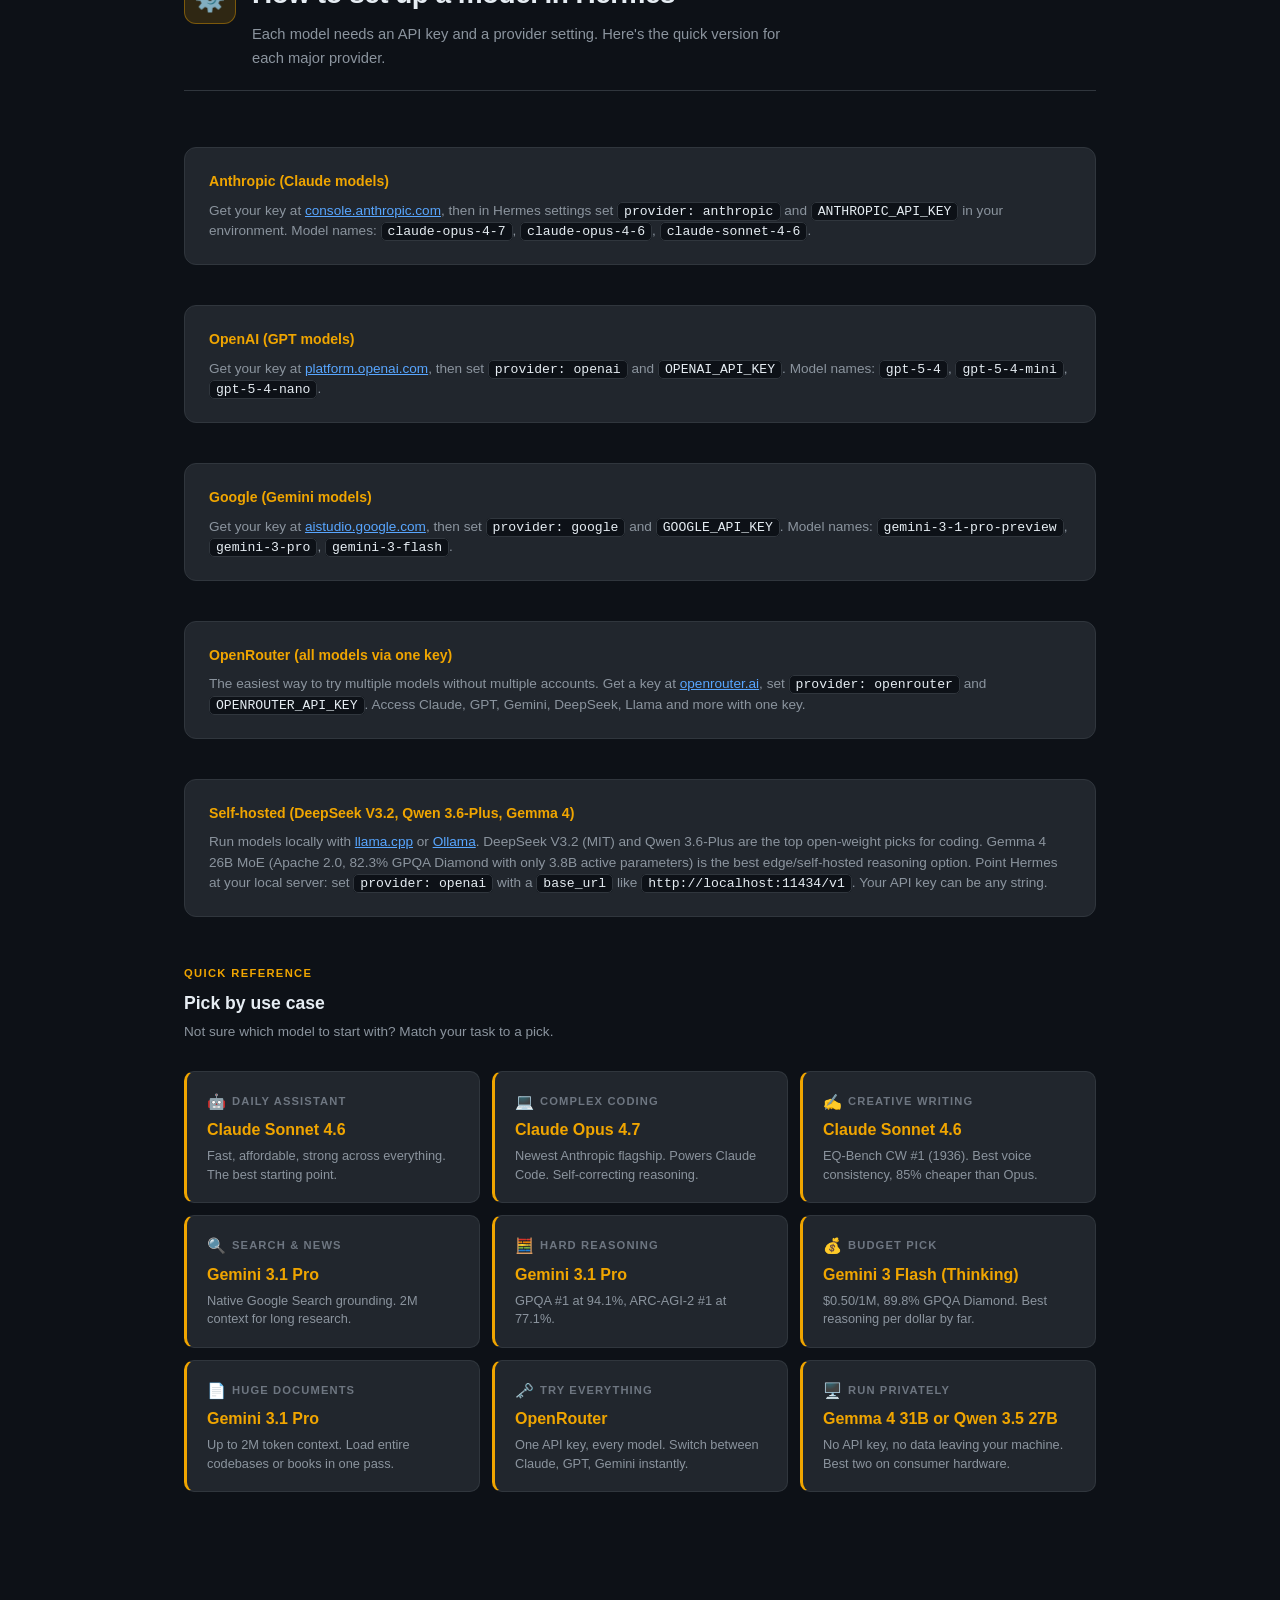
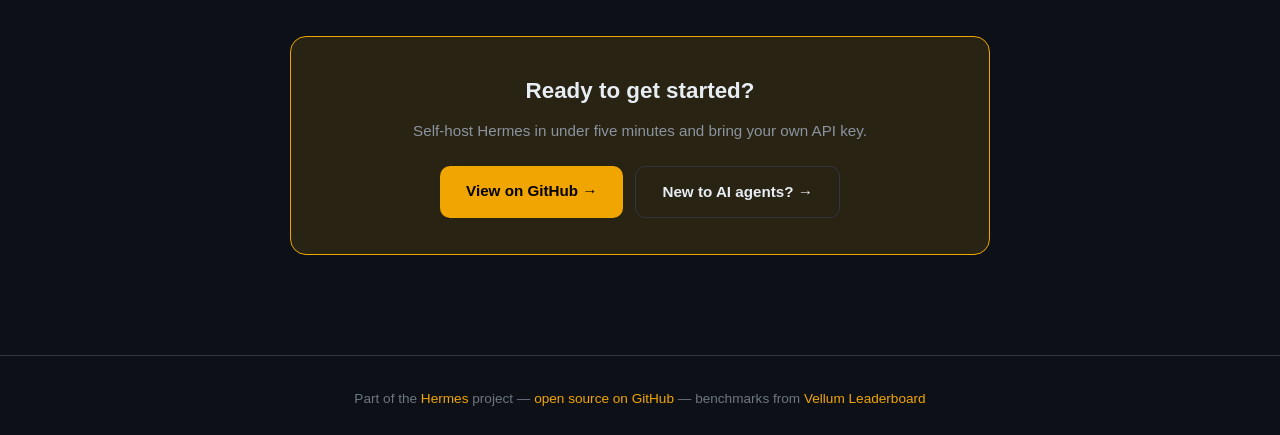
<file: models/index.html>
<!DOCTYPE html>
<html lang="en" data-theme="dark">
<head>
  <script>
    // Canonical URL: strip trailing index.html so links always show the clean path
    (function(){
      var p = window.location.pathname;
      if (p.endsWith('/index.html')) {
        var clean = p.slice(0, p.length - 'index.html'.length);
        window.history.replaceState(null, '', clean + window.location.search + window.location.hash);
      }
    })();
  </script>
<meta charset="UTF-8">
<meta name="viewport" content="width=device-width, initial-scale=1.0">
<title>Best AI Models for Hermes — 2026 Guide</title>
<meta name="description" content="The best AI models to use with Hermes in 2026 — top picks for coding, writing, web search, and all-around use.">
<style>
  :root {
    --bg-primary: #0d1117;
    --bg-secondary: #161b22;
    --bg-tertiary: #21262d;
    --bg-card: #161b22;
    --border: #30363d;
    --text-primary: #e6edf3;
    --text-secondary: #8b949e;
    --text-muted: #6e7681;
    --accent: #f0a500;
    --accent-dim: #c88800;
    --accent-glow: rgba(240,165,0,0.12);
    --green: #3fb950;
    --blue: #58a6ff;
    --purple: #bc8cff;
    --red: #f85149;
    --orange: #ff9040;
    --nav-height: 64px;
  }
  [data-theme="light"] nav {
    background: rgba(246, 248, 250, 0.95);
  }
  [data-theme="light"] {
    --bg-primary: #ffffff;
    --bg-secondary: #f6f8fa;
    --bg-tertiary: #eaeef2;
    --bg-card: #ffffff;
    --border: #d0d7de;
    --text-primary: #1f2328;
    --text-secondary: #656d76;
    --text-muted: #9198a1;
    --accent: #c07800;
    --accent-dim: #9a6200;
    --accent-glow: rgba(192,120,0,0.10);
  }

  *, *::before, *::after { box-sizing: border-box; margin: 0; padding: 0; }

  body {
    font-family: -apple-system, BlinkMacSystemFont, 'Segoe UI', sans-serif;
    background: var(--bg-primary);
    color: var(--text-primary);
    line-height: 1.6;
    min-height: 100vh;
  }

  /* NAV */
  nav {
    position: sticky;
    top: 0;
    height: var(--nav-height);
    background: rgba(13, 17, 23, 0.92);
    border-bottom: 1px solid var(--border);
    backdrop-filter: blur(12px);
    display: flex;
    align-items: center;
    justify-content: space-between;
    padding: 0 24px;
    z-index: 100;
  }
  .nav-logo {
    font-size: 1.1rem;
    font-weight: 700;
    color: var(--accent);
    text-decoration: none;
    display: flex;
    align-items: center;
    gap: 8px;
  }
  .nav-logo span { font-size: 1.4rem; }
  .nav-right { display: flex; align-items: center; gap: 12px; }
  .nav-back {
    color: var(--text-secondary);
    text-decoration: none;
    font-size: 0.85rem;
    display: flex;
    align-items: center;
    gap: 4px;
    transition: color 0.2s;
  }
  .nav-back:hover { color: var(--text-primary); }
  #theme-toggle {
    background: none;
    border: 1px solid var(--border);
    border-radius: 6px;
    padding: 6px 10px;
    cursor: pointer;
    font-size: 1rem;
    color: var(--text-primary);
    transition: border-color 0.2s;
  }
  #theme-toggle:hover { border-color: var(--accent); }
  .btn-cta {
    background: var(--accent);
    color: #000;
    border: none;
    border-radius: 8px;
    padding: 8px 18px;
    font-size: 0.85rem;
    font-weight: 600;
    cursor: pointer;
    text-decoration: none;
    transition: opacity 0.2s;
  }
  .btn-cta:hover { opacity: 0.85; }

  /* TAB NAV */
  .tab-bar {
    position: sticky;
    top: var(--nav-height);
    z-index: 90;
    background: var(--bg-secondary);
    border-bottom: 1px solid var(--border);
    padding: 0 24px;
    display: flex;
    gap: 4px;
    overflow-x: auto;
    scrollbar-width: none;
  }
  .tab-bar::-webkit-scrollbar { display: none; }
  .tab-pill {
    padding: 12px 18px;
    font-size: 0.88rem;
    font-weight: 600;
    color: var(--text-secondary);
    cursor: pointer;
    border-bottom: 2px solid transparent;
    white-space: nowrap;
    transition: color 0.2s, border-color 0.2s;
    text-decoration: none;
    display: block;
  }
  .tab-pill:hover { color: var(--text-primary); }
  .tab-pill.active { color: var(--accent); border-bottom-color: var(--accent); }

  /* HERO */
  .hero {
    text-align: center;
    padding: 72px 24px 56px;
    position: relative;
    overflow: hidden;
  }
  .hero::before {
    content: '';
    position: absolute;
    inset: 0;
    background: radial-gradient(ellipse 70% 50% at 50% 0%, rgba(240,165,0,0.07), transparent);
    pointer-events: none;
  }
  .hero-badge {
    display: inline-block;
    background: var(--accent-glow);
    border: 1px solid var(--accent);
    color: var(--accent);
    border-radius: 20px;
    padding: 4px 14px;
    font-size: 0.78rem;
    font-weight: 600;
    letter-spacing: 0.05em;
    text-transform: uppercase;
    margin-bottom: 20px;
  }
  .hero h1 {
    font-size: clamp(1.9rem, 4.5vw, 3.2rem);
    font-weight: 800;
    line-height: 1.2;
    margin-bottom: 14px;
    letter-spacing: -0.02em;
  }
  .hero h1 em { font-style: normal; color: var(--accent); }
  .hero-sub {
    font-size: clamp(0.95rem, 2.2vw, 1.15rem);
    color: var(--text-secondary);
    max-width: 580px;
    margin: 0 auto 20px;
  }
  .hero-note {
    font-size: 0.82rem;
    color: var(--text-muted);
    margin-top: 8px;
  }
  .hero-note a { color: var(--accent); text-decoration: none; }

  /* SECTION */
  .model-section {
    padding: 64px 24px;
    max-width: 960px;
    margin: 0 auto;
  }
  .model-section + .model-section { padding-top: 0; }
  .section-alt {
    background: var(--bg-secondary);
  }
  .section-alt .model-section { }

  .section-header {
    display: flex;
    align-items: flex-start;
    gap: 16px;
    margin-bottom: 32px;
    padding-bottom: 20px;
    border-bottom: 1px solid var(--border);
  }
  .section-icon {
    width: 52px;
    height: 52px;
    border-radius: 12px;
    display: flex;
    align-items: center;
    justify-content: center;
    font-size: 1.6rem;
    flex-shrink: 0;
  }
  .icon-gold { background: rgba(240,165,0,0.15); border: 1px solid rgba(240,165,0,0.4); }
  .icon-blue { background: rgba(88,166,255,0.12); border: 1px solid rgba(88,166,255,0.35); }
  .icon-green { background: rgba(63,185,80,0.12); border: 1px solid rgba(63,185,80,0.35); }
  .icon-purple { background: rgba(188,140,255,0.12); border: 1px solid rgba(188,140,255,0.35); }
  .icon-orange { background: rgba(255,144,64,0.12); border: 1px solid rgba(255,144,64,0.35); }

  .section-header-text h2 {
    font-size: clamp(1.3rem, 2.5vw, 1.75rem);
    font-weight: 700;
    margin-bottom: 6px;
    letter-spacing: -0.02em;
  }
  .section-header-text p {
    font-size: 0.92rem;
    color: var(--text-secondary);
    max-width: 560px;
  }

  /* MODEL CARDS */
  .model-list {
    display: grid;
    gap: 14px;
  }
  .model-card {
    background: var(--bg-card);
    border: 1px solid var(--border);
    border-radius: 14px;
    padding: 22px 24px;
    display: grid;
    grid-template-columns: auto 1fr auto;
    gap: 16px;
    align-items: center;
    transition: border-color 0.2s, transform 0.2s;
    position: relative;
    overflow: hidden;
  }
  .model-card:hover {
    border-color: var(--model-color, var(--accent));
    transform: translateY(-1px);
  }
  .model-card::before {
    content: '';
    position: absolute;
    left: 0;
    top: 0;
    bottom: 0;
    width: 3px;
    background: var(--model-color, var(--accent));
    border-radius: 14px 0 0 14px;
  }

  .rank-badge {
    width: 38px;
    height: 38px;
    border-radius: 50%;
    display: flex;
    align-items: center;
    justify-content: center;
    font-weight: 800;
    font-size: 0.95rem;
    flex-shrink: 0;
    border: 2px solid var(--model-color, var(--accent));
    color: var(--model-color, var(--accent));
    background: transparent;
  }
  .rank-badge.gold { background: rgba(240,165,0,0.15); }
  .rank-badge.silver { background: rgba(139,148,158,0.15); }
  .rank-badge.bronze { background: rgba(201,120,80,0.15); }

  .model-info h3 {
    font-size: 1rem;
    font-weight: 700;
    margin-bottom: 4px;
  }
  .model-info .model-meta {
    font-size: 0.83rem;
    color: var(--text-secondary);
    margin-bottom: 6px;
  }
  .model-info .model-why {
    font-size: 0.88rem;
    color: var(--text-secondary);
    line-height: 1.5;
  }
  .model-pills {
    display: flex;
    flex-wrap: wrap;
    gap: 6px;
    margin-top: 8px;
  }
  .pill {
    font-size: 0.72rem;
    font-weight: 600;
    padding: 3px 9px;
    border-radius: 20px;
    border: 1px solid var(--border);
    color: var(--text-muted);
    white-space: nowrap;
  }
  .pill.green { border-color: rgba(63,185,80,0.5); color: var(--green); background: rgba(63,185,80,0.08); }
  .pill.blue { border-color: rgba(88,166,255,0.5); color: var(--blue); background: rgba(88,166,255,0.08); }
  .pill.purple { border-color: rgba(188,140,255,0.5); color: var(--purple); background: rgba(188,140,255,0.08); }
  .pill.gold { border-color: rgba(240,165,0,0.5); color: var(--accent); background: rgba(240,165,0,0.08); }
  .pill.orange { border-color: rgba(255,144,64,0.5); color: var(--orange); background: rgba(255,144,64,0.08); }

  .model-score {
    text-align: right;
    flex-shrink: 0;
  }
  .score-val {
    font-size: 1.3rem;
    font-weight: 800;
    color: var(--model-color, var(--accent));
    display: block;
    line-height: 1;
    margin-bottom: 3px;
  }
  .score-label {
    font-size: 0.72rem;
    color: var(--text-muted);
    white-space: nowrap;
  }

  /* SETUP BOX */
  .setup-box {
    background: var(--bg-tertiary);
    border: 1px solid var(--border);
    border-radius: 12px;
    padding: 22px 24px;
    margin-top: 24px;
  }
  .setup-box h4 {
    font-size: 0.88rem;
    font-weight: 700;
    margin-bottom: 8px;
    color: var(--accent);
  }
  .setup-box p {
    font-size: 0.85rem;
    color: var(--text-secondary);
    line-height: 1.5;
  }
  .setup-box code {
    background: var(--bg-primary);
    border: 1px solid var(--border);
    border-radius: 5px;
    padding: 1px 6px;
    font-size: 0.82rem;
    font-family: 'SFMono-Regular', Consolas, monospace;
    color: var(--text-primary);
  }

  /* HOW TO PICK */

  .picker-grid {
    display: grid;
    grid-template-columns: repeat(auto-fit, minmax(220px, 1fr));
    gap: 12px;
    margin-top: 28px;
  }
  .picker-card {
    background: var(--bg-tertiary);
    border: 1px solid var(--border);
    border-left: 3px solid var(--accent);
    border-radius: 10px;
    padding: 18px 20px;
    display: flex;
    flex-direction: column;
    gap: 6px;
    transition: border-color 0.2s, box-shadow 0.2s, transform 0.15s;
  }
  .picker-card:hover {
    border-color: var(--accent);
    box-shadow: 0 4px 20px rgba(240,165,0,0.12);
    transform: translateY(-1px);
  }
  .picker-card .use-case {
    font-size: 0.7rem;
    font-weight: 700;
    text-transform: uppercase;
    letter-spacing: 0.1em;
    color: var(--text-muted);
    display: flex;
    align-items: center;
    gap: 6px;
  }
  .picker-card .use-case .uc-icon {
    font-size: 0.95rem;
    letter-spacing: 0;
  }
  .picker-card .recommendation {
    font-size: 1rem;
    font-weight: 800;
    color: var(--accent);
    line-height: 1.2;
  }
  .picker-card .why-short {
    font-size: 0.8rem;
    color: var(--text-secondary);
    line-height: 1.45;
    margin-top: 2px;
  }

  /* FREE TIER NOTE */
  .free-note {
    background: rgba(63,185,80,0.08);
    border: 1px solid rgba(63,185,80,0.3);
    border-radius: 10px;
    padding: 14px 18px;
    margin-top: 20px;
    font-size: 0.87rem;
    color: var(--text-secondary);
    display: flex;
    gap: 10px;
    align-items: flex-start;
  }
  .free-note .note-icon { font-size: 1.1rem; flex-shrink: 0; }

  /* CTA STRIP */
  .cta-strip {
    background: var(--accent-glow);
    border: 1px solid var(--accent);
    border-radius: 16px;
    padding: 36px 40px;
    text-align: center;
    margin: 40px auto;
    max-width: 700px;
  }
  .cta-strip h2 { font-size: 1.4rem; font-weight: 700; margin-bottom: 10px; }
  .cta-strip p { color: var(--text-secondary); margin-bottom: 22px; font-size: 0.95rem; }
  .cta-group { display: flex; gap: 12px; justify-content: center; flex-wrap: wrap; }
  .btn-primary {
    background: var(--accent);
    color: #000;
    font-weight: 700;
    padding: 13px 26px;
    border-radius: 10px;
    text-decoration: none;
    font-size: 0.95rem;
    transition: opacity 0.2s;
  }
  .btn-primary:hover { opacity: 0.85; }
  .btn-ghost {
    background: transparent;
    color: var(--text-primary);
    font-weight: 600;
    padding: 13px 26px;
    border-radius: 10px;
    text-decoration: none;
    font-size: 0.95rem;
    border: 1px solid var(--border);
    transition: border-color 0.2s;
  }
  .btn-ghost:hover { border-color: var(--accent); }

  /* FOOTER */
  footer {
    border-top: 1px solid var(--border);
    text-align: center;
    padding: 32px 24px;
    color: var(--text-muted);
    font-size: 0.85rem;
  }
  footer a { color: var(--accent); text-decoration: none; }

  /* DIVIDER */
  .section-divider { height: 1px; background: var(--border); }

  /* MOBILE */
  @media (max-width: 640px) {
    nav { padding: 0 16px; }
    .nav-back { display: none; }
    .btn-cta { display: none; }
    .model-card { grid-template-columns: auto 1fr; }
    .model-score { display: none; }
    .tab-bar { padding: 0 12px; }
    .tab-pill { padding: 10px 14px; font-size: 0.82rem; }
    .section-header { flex-direction: column; gap: 12px; }
    .cta-strip { padding: 28px 20px; }
  }
  @media (max-width: 480px) {
    .picker-grid { grid-template-columns: 1fr 1fr; }
  }

  /* HAMBURGER + MOBILE MENU */
  .hamburger {
    display: none;
    flex-direction: column;
    gap: 5px;
    cursor: pointer;
    padding: 6px;
    border: 1px solid var(--border);
    border-radius: 6px;
    background: none;
    transition: border-color 0.15s;
    flex-shrink: 0;
  }
  .hamburger:hover { border-color: var(--accent); }
  .hamburger span {
    display: block;
    width: 20px;
    height: 2px;
    background: var(--text-secondary);
    border-radius: 2px;
    transition: transform 0.2s, opacity 0.2s;
  }
  .hamburger.open span:nth-child(1) { transform: translateY(7px) rotate(45deg); }
  .hamburger.open span:nth-child(2) { opacity: 0; }
  .hamburger.open span:nth-child(3) { transform: translateY(-7px) rotate(-45deg); }
  #models-mobile-menu {
    display: none;
    position: fixed;
    top: var(--nav-height);
    left: 0; right: 0;
    background: var(--bg-secondary);
    border-bottom: 1px solid var(--border);
    padding: 16px 24px;
    z-index: 999;
    flex-direction: column;
    gap: 4px;
  }
  #models-mobile-menu.open { display: flex; }
  #models-mobile-menu a {
    color: var(--text-secondary);
    font-size: 0.95rem;
    font-weight: 500;
    padding: 10px 12px;
    border-radius: 6px;
    transition: color 0.15s, background 0.15s;
    text-decoration: none;
  }
  #models-mobile-menu a:hover { color: var(--text-primary); background: var(--bg-tertiary); }
  #models-mobile-menu a.accent { color: var(--accent); }
  #models-mobile-menu .menu-divider {
    height: 1px;
    background: var(--border);
    margin: 4px 0;
  }
  @media (max-width: 640px) {
    .hamburger { display: flex; }
    .btn-cta { display: none; }
    .nav-back { display: none; }
  }
</style>
</head>
<body>

<nav>
  <a href="../" class="nav-logo"><span>⚡</span> Hermes</a>
  <div class="nav-right">
    <a href="../" class="nav-back">← <span>Back to main site</span></a>
    <button id="theme-toggle" aria-label="Toggle theme">🌙</button>
    <a href="https://hermes-agent.nousresearch.com/docs/getting-started/installation" class="btn-cta" target="_blank">Get started →</a>
  </div>
  <button class="hamburger" id="models-hamburger" aria-label="Open menu" aria-expanded="false">
    <span></span><span></span><span></span>
  </button>
</nav>

<div id="models-mobile-menu">
  <a href="../">⚡ Hermes Home</a>
  <a href="../#why">Why Hermes</a>
  <a href="../#features">Features</a>
  <a href="../#compare">Compare</a>
  <a href="../#install">Install</a>
  <div class="menu-divider"></div>
  <a href="../eli5/" class="accent">🧠 ELI5 — What is Hermes?</a>
  <a href="../models/" class="accent">🤖 Best Models 2026</a>
  <a href="../community/" class="accent">🌎 Community</a>
  <a href="https://hermes-agent.nousresearch.com/docs/getting-started/installation" target="_blank" class="accent" style="margin-top:4px">Get started →</a>
</div>

<!-- TAB BAR -->
<div class="tab-bar">
  <a class="tab-pill active" href="#overall">🏆 Overall</a>
  <a class="tab-pill" href="#coding">💻 Coding</a>
  <a class="tab-pill" href="#writing">✍️ Writing</a>
  <a class="tab-pill" href="#search">🔍 Search</a>
  <a class="tab-pill" href="#reasoning">🧮 Reasoning</a>
  <a class="tab-pill" href="#local">🖥️ Local models</a>
  <a class="tab-pill" href="#howto">⚙️ How to configure</a>
</div>

<!-- HERO -->
<section class="hero">
  <div class="hero-badge">2026 Model Guide</div>
  <h1>Best AI models for <em>Hermes</em></h1>
  <p class="hero-sub">Top picks across coding, writing, search, and reasoning — so you know exactly what to plug in and why.</p>
  <p class="hero-note">Data from SWE-bench Pro, GPQA Diamond, Chatbot Arena, and BenchLM. Updated April 20, 2026. <a href="https://lmarena.ai/leaderboard" target="_blank">Source →</a></p>
</section>

<!-- =========================================
     OVERALL
     ========================================= -->
<div id="overall" class="section-alt">
  <div class="model-section">
    <div class="section-header">
      <div class="section-icon icon-gold">🏆</div>
      <div class="section-header-text">
        <h2>Overall best models</h2>
        <p>Great at everything. If you only pick one, pick from here. These handle coding, writing, research, and reasoning with minimal trade-offs.</p>
      </div>
    </div>

    <div class="model-list">
      <!-- #1 -->
      <div class="model-card" style="--model-color: #f0a500;">
        <div class="rank-badge gold">🥇</div>
        <div class="model-info">
          <h3>Claude Opus 4.7</h3>
          <div class="model-meta">Anthropic &middot; 1M context &middot; $5 / $25 per 1M tokens &middot; Released Apr 16, 2026</div>
          <div class="model-why">Anthropic's most capable generally available model as of April 2026. 70% on CursorBench (vs 58% for Opus 4.6), 98.5% XBOW visual-acuity (vs 54.5%), 3x more resolved production tasks at Rakuten. Catches its own logical faults mid-planning. 3x higher image resolution — 3.75MP vs 1.15MP. Substantially better at multi-session memory and long agentic work. Use it for your most demanding tasks where quality matters more than speed.</div>
          <div class="model-pills">
            <span class="pill gold">New Anthropic flagship</span>
            <span class="pill green">Best all-rounder</span>
            <span class="pill blue">1M context</span>
          </div>
        </div>
        <div class="model-score">
          <span class="score-val">70%</span>
          <span class="score-label">CursorBench</span>
        </div>
      </div>

      <!-- #2 -->
      <div class="model-card" style="--model-color: #4a9eff;">
        <div class="rank-badge silver">🥈</div>
        <div class="model-info">
          <h3>Gemini 3.1 Pro</h3>
          <div class="model-meta">Google DeepMind &middot; 1–2M context &middot; $2 / $12 per 1M tokens</div>
          <div class="model-why">#1 on Chatbot Arena (1,505 Elo) — now the top-ranked publicly available model. Also #1 on GPQA Diamond reasoning (94.1%), #1 on ARC-AGI-2 (77.1%), and #1 on creative writing Arena. Exceptional value at $2/$12 per 1M tokens. The 2M context handles entire codebases and book-length documents.</div>
          <div class="model-pills">
            <span class="pill gold">Arena #1 (1505 Elo)</span>
            <span class="pill green">Best value</span>
            <span class="pill purple">2M context</span>
          </div>
        </div>
        <div class="model-score">
          <span class="score-val">1492</span>
          <span class="score-label">Arena Elo</span>
        </div>
      </div>

      <!-- #3 -->
      <div class="model-card" style="--model-color: #3fb950;">
        <div class="rank-badge bronze">🥉</div>
        <div class="model-info">
          <h3>GPT-5.4</h3>
          <div class="model-meta">OpenAI &middot; 1.1M context &middot; $2.50 / $15 per 1M tokens</div>
          <div class="model-why">OpenAI's flagship released March 2026. Leads SWE-bench Pro coding (57.7%) and Terminal-Bench DevOps (75.1%). Solid GPQA Diamond (91.67%). The 1.1M token context window is among the largest of any frontier model, and it costs less per token than Opus. Best pick when you need breadth across coding, writing, and reasoning at a reasonable price.</div>
          <div class="model-pills">
            <span class="pill gold">SWE-Pro #1</span>
            <span class="pill blue">1.1M context</span>
            <span class="pill green">Coding + reasoning</span>
          </div>
        </div>
        <div class="model-score">
          <span class="score-val">1484</span>
          <span class="score-label">Arena Elo</span>
        </div>
      </div>

      <!-- #4 -->
      <div class="model-card" style="--model-color: #8b949e;">
        <div class="rank-badge">4</div>
        <div class="model-info">
          <h3>Claude Sonnet 4.6</h3>
          <div class="model-meta">Anthropic &middot; 200K context &middot; $3 / $15 per 1M tokens</div>
          <div class="model-why">The fast, smart everyday workhorse. 87.5% on GPQA Diamond, 79.6% on SWE-bench Verified, 1,462 Elo on Chatbot Arena. Nearly as capable as Opus at lower cost and higher speed. The right choice for high-volume tasks — daily summaries, coding, research — where you need quality without always paying Opus prices.</div>
          <div class="model-pills">
            <span class="pill green">Great value</span>
            <span class="pill blue">Low latency</span>
            <span class="pill gold">Reliable</span>
          </div>
        </div>
        <div class="model-score">
          <span class="score-val">1462</span>
          <span class="score-label">Arena Elo</span>
        </div>
      </div>

      <!-- #5 -->
      <div class="model-card" style="--model-color: #ff9040;">
        <div class="rank-badge">5</div>
        <div class="model-info">
          <h3>DeepSeek V3.2</h3>
          <div class="model-meta">DeepSeek &middot; 128K context &middot; $0.28 / $0.42 per 1M tokens</div>
          <div class="model-why">The remarkable open-source value pick. Released December 2025 with MIT license and "reasoning-first" architecture that integrates thinking directly into tool use. Claims GPT-5 level performance at a tiny fraction of the cost. Self-hostable. Arena score of 1,424 puts it solidly in reach of the closed frontier. The budget pick that doesn't embarrass itself against anything.</div>
          <div class="model-pills">
            <span class="pill orange">MIT license</span>
            <span class="pill green">Ultra cheap</span>
            <span class="pill gold">Self-hostable</span>
          </div>
        </div>
        <div class="model-score">
          <span class="score-val">$0.28</span>
          <span class="score-label">per 1M input</span>
        </div>
      </div>
    </div>

    <div class="free-note">
      <span class="note-icon">💡</span>
      <span>Starting out? Claude Sonnet 4.6 is the best first pick — strong, affordable, and the model this project was built and tested with. Get your API key at <a href="https://console.anthropic.com" target="_blank" style="color:var(--green)">console.anthropic.com</a>.</span>
    </div>
  </div>
</div>

<div class="section-divider"></div>

<!-- =========================================
     CODING
     ========================================= -->
<div id="coding">
  <div class="model-section">
    <div class="section-header">
      <div class="section-icon icon-blue">💻</div>
      <div class="section-header-text">
        <h2>Best for coding</h2>
        <p>Ranked on SWE-bench Pro (1,865 real GitHub issues, multi-language, standardised scaffold — the current clean benchmark) and SWE-bench Verified. These fix bugs and ship features, not just autocomplete.</p>
      </div>
    </div>

    <div class="model-list">
      <div class="model-card" style="--model-color: #f0a500;">
        <div class="rank-badge gold">🥇</div>
        <div class="model-info">
          <h3>Claude Opus 4.7</h3>
          <div class="model-meta">Anthropic &middot; 1M context &middot; $5 / $25 per 1M tokens</div>
          <div class="model-why">Powers Claude Code and Cursor — the two most-used AI coding tools. 70% on CursorBench (vs 58% for Opus 4.6), 90.9% on BigLaw Bench at high effort, 10-15% task success lift at Factory, 10%+ recall improvement on complex PRs at CodeRabbit. Where Opus 4.7 shines specifically is deep multi-file reasoning with self-correction: it catches its own logical faults during planning before reporting back. The 1M context window fits entire codebases.</div>
          <div class="model-pills">
            <span class="pill gold">Powers Claude Code</span>
            <span class="pill green">Self-correcting</span>
            <span class="pill blue">1M context</span>
          </div>
        </div>
        <div class="model-score">
          <span class="score-val">70%</span>
          <span class="score-label">CursorBench</span>
        </div>
      </div>

      <div class="model-card" style="--model-color: #58a6ff;">
        <div class="rank-badge silver">🥈</div>
        <div class="model-info">
          <h3>GPT-5.4</h3>
          <div class="model-meta">OpenAI &middot; 1.1M context &middot; $2.50 / $15 per 1M tokens</div>
          <div class="model-why">Leads SWE-bench Pro at 57.7% — the benchmark least susceptible to contamination — and dominates Terminal-Bench 2.0 DevOps tasks at 75.1% (a 9.7-point lead over the next model). Best at CLI automation, shell scripting, and agentic code pipelines. GPT-5.4 is now the recommended replacement for GPT-5.3 Codex across most coding use cases.</div>
          <div class="model-pills">
            <span class="pill blue">SWE-Pro #1 (57.7%)</span>
            <span class="pill green">DevOps/CLI</span>
            <span class="pill gold">Agentic pipelines</span>
          </div>
        </div>
        <div class="model-score">
          <span class="score-val">57.7%</span>
          <span class="score-label">SWE-bench Pro</span>
        </div>
      </div>

      <div class="model-card" style="--model-color: #3fb950;">
        <div class="rank-badge bronze">🥉</div>
        <div class="model-info">
          <h3>Claude Sonnet 4.6</h3>
          <div class="model-meta">Anthropic &middot; 200K context &middot; $3 / $15 per 1M tokens</div>
          <div class="model-why">79.6% on SWE-bench Verified — within 1.2 points of Opus at 40% lower cost and significantly faster. The right everyday coding model for iterative development, unit tests, code explanation, and high-volume agentic loops where paying Opus prices for every call doesn't make sense. Outperforms the now-deprecated Sonnet 4.5 on every benchmark.</div>
          <div class="model-pills">
            <span class="pill purple">Best value</span>
            <span class="pill gold">Fast iteration</span>
            <span class="pill green">High volume</span>
          </div>
        </div>
        <div class="model-score">
          <span class="score-val">79.6%</span>
          <span class="score-label">SWE-bench Verified</span>
        </div>
      </div>

      <div class="model-card" style="--model-color: #8b949e;">
        <div class="rank-badge">4</div>
        <div class="model-info">
          <h3>Gemini 3.1 Pro</h3>
          <div class="model-meta">Google DeepMind &middot; 1–2M context &middot; $2 / $12 per 1M tokens</div>
          <div class="model-why">80.6% on SWE-bench Verified and 54.2% on SWE-bench Pro at the most competitive price of any frontier model. The massive 2M context window means you can load an entire large codebase and reason across it in one pass — no chunking, no retrieval. The cheapest path to top-tier coding performance.</div>
          <div class="model-pills">
            <span class="pill blue">2M context</span>
            <span class="pill green">Cheapest frontier</span>
            <span class="pill gold">Full-codebase</span>
          </div>
        </div>
        <div class="model-score">
          <span class="score-val">80.6%</span>
          <span class="score-label">SWE-bench Verified</span>
        </div>
      </div>

      <div class="model-card" style="--model-color: #ff9040;">
        <div class="rank-badge">5</div>
        <div class="model-info">
          <h3>Qwen 3.6-Plus</h3>
          <div class="model-meta">Alibaba &middot; 1M context &middot; Emerging agentic pick &middot; OpenRouter available</div>
          <div class="model-why">Leads Terminal-Bench at 61.6% — ahead of both GPT-5.4 and Gemini 3.1 Pro on CLI and DevOps automation. 88.2% on GPQA Diamond. The 1M token context fits large codebases cleanly. An emerging dark-horse for agentic coding pipelines with strong independent eval scores. Available now via Alibaba Cloud and OpenRouter.</div>
          <div class="model-pills">
            <span class="pill orange">Terminal-Bench #1 (61.6%)</span>
            <span class="pill blue">1M context</span>
            <span class="pill green">Agentic emerging</span>
          </div>
        </div>
        <div class="model-score">
          <span class="score-val">61.6%</span>
          <span class="score-label">Terminal-Bench</span>
        </div>
      </div>
    </div>
  </div>
</div>

<div class="section-divider"></div>

<!-- =========================================
     WRITING
     ========================================= -->
<div id="writing" class="section-alt">
  <div class="model-section">
    <div class="section-header">
      <div class="section-icon icon-purple">✍️</div>
      <div class="section-header-text">
        <h2>Best for writing</h2>
        <p>Creative writing, copywriting, long-form docs, email drafts. Ranked on EQ-Bench Creative Writing Elo (sycophancy-resistant, community-verified) and Chatbot Arena creative writing scores.</p>
      </div>
    </div>

    <div class="model-list">
      <div class="model-card" style="--model-color: #f0a500;">
        <div class="rank-badge gold">🥇</div>
        <div class="model-info">
          <h3>Claude Sonnet 4.6</h3>
          <div class="model-meta">Anthropic &middot; 200K context &middot; $3 / $15 per 1M tokens</div>
          <div class="model-why">Leads EQ-Bench Creative Writing at 1,936 Elo — higher than Opus (1,932) on the benchmark specifically designed to resist sycophancy and measure genuine literary quality. Best voice consistency over long documents: tone, register, and style stay coherent across sessions. At 85% lower cost than Opus, it's the smart pick for high-volume writing — drafts, summaries, long-form content pipelines.</div>
          <div class="model-pills">
            <span class="pill gold">EQ-Bench CW #1 (1936)</span>
            <span class="pill green">Best value</span>
            <span class="pill blue">Voice consistency</span>
          </div>
        </div>
        <div class="model-score">
          <span class="score-val">1936</span>
          <span class="score-label">EQ-Bench CW Elo</span>
        </div>
      </div>

      <div class="model-card" style="--model-color: #58a6ff;">
        <div class="rank-badge silver">🥈</div>
        <div class="model-info">
          <h3>Claude Opus 4.7</h3>
          <div class="model-meta">Anthropic &middot; 1M context &middot; $5 / $25 per 1M tokens</div>
          <div class="model-why">The upgraded heir to Opus 4.6 on literary and instruction-following benchmarks. More direct and opinionated tone than 4.6 — fewer hedges, more conviction. Described as "best model in the world for building dashboards and data-rich interfaces" by Val Town. Raises the bar on professional output quality — interfaces, slides, long-form docs. Best for projects demanding precision and creative depth where spending more per token is worth it.</div>
          <div class="model-pills">
            <span class="pill blue">Professional output</span>
            <span class="pill gold">More opinionated</span>
            <span class="pill green">Literary depth</span>
          </div>
        </div>
        <div class="model-score">
          <span class="score-val">4.7</span>
          <span class="score-label">Latest Anthropic</span>
        </div>
      </div>

      <div class="model-card" style="--model-color: #3fb950;">
        <div class="rank-badge bronze">🥉</div>
        <div class="model-info">
          <h3>Gemini 3.1 Pro</h3>
          <div class="model-meta">Google DeepMind &middot; 1–2M context &middot; $2 / $12 per 1M tokens</div>
          <div class="model-why">#1 on Chatbot Arena creative writing Elo (1,487) — human raters prefer it for fiction and blogs — and best for AI-tell avoidance across independent evals. The 2M context and 65K output limit are unmatched for long-form projects: entire chapters, full reports, long narrative arcs. Strong multilingual creative writing in 40+ languages. 12x cheaper on input than Opus.</div>
          <div class="model-pills">
            <span class="pill purple">Arena CW #1 (1487)</span>
            <span class="pill blue">2M context</span>
            <span class="pill gold">AI-tell avoidance</span>
          </div>
        </div>
        <div class="model-score">
          <span class="score-val">1487</span>
          <span class="score-label">Arena CW Elo</span>
        </div>
      </div>

      <div class="model-card" style="--model-color: #8b949e;">
        <div class="rank-badge">4</div>
        <div class="model-info">
          <h3>GPT-5.4</h3>
          <div class="model-meta">OpenAI &middot; 1.1M context &middot; $2.50 / $15 per 1M tokens</div>
          <div class="model-why">Solid for structured and commercial writing: technical docs, reports, pitch decks, email campaigns. Excellent instruction-following (~92% IFEval). Ranked ~9th on Arena creative writing — noticeably behind Claude and Gemini for fiction and literary prose, but a strong default when your output needs precise formatting or structured argument flow over stylistic voice.</div>
          <div class="model-pills">
            <span class="pill blue">Structured docs</span>
            <span class="pill green">92% IFEval</span>
            <span class="pill gold">Technical writing</span>
          </div>
        </div>
        <div class="model-score">
          <span class="score-val">~9th</span>
          <span class="score-label">Arena CW rank</span>
        </div>
      </div>

      <div class="model-card" style="--model-color: #ff9040;">
        <div class="rank-badge">5</div>
        <div class="model-info">
          <h3>Kimi K2.5</h3>
          <div class="model-meta">Moonshot AI &middot; 128K context &middot; $0.60 / $2.50 per 1M tokens</div>
          <div class="model-why">~1,700 EQ-Bench Creative Writing Elo — roughly 87% of Sonnet's literary quality at 80% lower cost. The budget pick for high-volume content: product descriptions, social copy, blog drafts, content pipelines where you need coherent writing at scale without paying frontier prices on every call. API is live and available now.</div>
          <div class="model-pills">
            <span class="pill orange">Budget CW pick</span>
            <span class="pill green">~1700 EQ-Bench CW</span>
            <span class="pill gold">Volume content</span>
          </div>
        </div>
        <div class="model-score">
          <span class="score-val">$0.60</span>
          <span class="score-label">per 1M input</span>
        </div>
      </div>
    </div>
  </div>
</div>

<div class="section-divider"></div>

<!-- =========================================
     SEARCH / WEB
     ========================================= -->
<div id="search">
  <div class="model-section">
    <div class="section-header">
      <div class="section-icon icon-green">🔍</div>
      <div class="section-header-text">
        <h2>Best for search and web tasks</h2>
        <p>Models with real-time web access, retrieval, and research capabilities. For Hermes cron jobs that check news, summarise feeds, monitor prices, or answer time-sensitive questions.</p>
      </div>
    </div>

    <div class="model-list">
      <div class="model-card" style="--model-color: #f0a500;">
        <div class="rank-badge gold">🥇</div>
        <div class="model-info">
          <h3>Gemini 3.1 Pro</h3>
          <div class="model-meta">Google DeepMind &middot; 1–2M context &middot; Native Google Search grounding</div>
          <div class="model-why">The strongest model for search-heavy tasks. Integrates directly with Google Search for real-time grounding — cites sources, verifies claims, and pulls current information without you building a retrieval layer. The 2M context window absorbs the results of dozens of parallel searches in one pass. Best for long-document research, competitive intelligence, and multi-source synthesis.</div>
          <div class="model-pills">
            <span class="pill gold">Google Search built-in</span>
            <span class="pill blue">2M context</span>
            <span class="pill green">Cited sources</span>
          </div>
        </div>
        <div class="model-score">
          <span class="score-val">2M</span>
          <span class="score-label">context tokens</span>
        </div>
      </div>

      <div class="model-card" style="--model-color: #58a6ff;">
        <div class="rank-badge silver">🥈</div>
        <div class="model-info">
          <h3>Grok 4.20</h3>
          <div class="model-meta">xAI &middot; 2M context &middot; $2 / $6 per 1M tokens &middot; Live X data</div>
          <div class="model-why">Released April 7, 2026. 2M token context window at a lower price than before. 1,496 Elo on Chatbot Arena (#3 overall), 92% GPQA Diamond. The only frontier model with live access to the X/Twitter firehose — real-time social data, breaking news, market sentiment. Strong reasoning via chain-of-thought. The price drop makes it genuinely competitive for general use, not just real-time tasks.</div>
          <div class="model-pills">
            <span class="pill blue">Live X/Twitter data</span>
            <span class="pill gold">Arena #3 (1496 Elo)</span>
            <span class="pill green">2M context</span>
          </div>
        </div>
        <div class="model-score">
          <span class="score-val">1496</span>
          <span class="score-label">Arena Elo</span>
        </div>
      </div>

      <div class="model-card" style="--model-color: #3fb950;">
        <div class="rank-badge bronze">🥉</div>
        <div class="model-info">
          <h3>Claude Sonnet 4.6 + web_search tool</h3>
          <div class="model-meta">Anthropic &middot; 200K context &middot; Hermes web_search tool</div>
          <div class="model-why">Hermes ships a web_search tool that any Claude model can use natively. Sonnet 4.6 is the best balance for high-frequency search automations — fast enough to run cron jobs every few minutes, smart enough to synthesise results well. The most practical pick for daily Hermes scheduled tasks: morning briefings, feed monitors, price watchers, news digests.</div>
          <div class="model-pills">
            <span class="pill purple">Hermes native</span>
            <span class="pill gold">Daily cron jobs</span>
            <span class="pill green">Best value</span>
          </div>
        </div>
        <div class="model-score">
          <span class="score-val">Built-in</span>
          <span class="score-label">web_search tool</span>
        </div>
      </div>

      <div class="model-card" style="--model-color: #8b949e;">
        <div class="rank-badge">4</div>
        <div class="model-info">
          <h3>GPT-5.4 (with browsing)</h3>
          <div class="model-meta">OpenAI &middot; 1.1M context &middot; $2.50 / $15 per 1M tokens</div>
          <div class="model-why">Excellent at combining web retrieval with deep reasoning — synthesises many search results into a coherent, well-structured answer. The 1.1M context window helps absorb large volumes of retrieved content. Strong for research tasks, fact-checking, and competitive intelligence where you need the model to reason carefully over what it finds, not just retrieve it.</div>
          <div class="model-pills">
            <span class="pill blue">1.1M context</span>
            <span class="pill gold">Deep synthesis</span>
            <span class="pill green">Research</span>
          </div>
        </div>
        <div class="model-score">
          <span class="score-val">1.1M</span>
          <span class="score-label">context tokens</span>
        </div>
      </div>

      <div class="model-card" style="--model-color: #ff9040;">
        <div class="rank-badge">5</div>
        <div class="model-info">
          <h3>Gemini 3 Flash (Thinking)</h3>
          <div class="model-meta">Google DeepMind &middot; 1M context &middot; $0.50 / $3 per 1M tokens</div>
          <div class="model-why">Ultra-low latency with native Google Search grounding and a 0.34s time-to-first-token. 89.8% on GPQA Diamond at just $0.50/$3 per 1M tokens — the best reasoning value on the market. Perfect for latency-sensitive search pipelines: live monitoring, real-time alerts, high-frequency lookups where you need a response in under a second at minimal cost.</div>
          <div class="model-pills">
            <span class="pill gold">0.34s latency</span>
            <span class="pill green">Cheapest reasoning</span>
            <span class="pill blue">Search grounding</span>
          </div>
        </div>
        <div class="model-score">
          <span class="score-val">$0.50</span>
          <span class="score-label">per 1M input</span>
        </div>
      </div>
    </div>
  </div>
</div>

<div class="section-divider"></div>

<!-- =========================================
     REASONING
     ========================================= -->
<div id="reasoning" class="section-alt">
  <div class="model-section">
    <div class="section-header">
      <div class="section-icon icon-orange">🧮</div>
      <div class="section-header-text">
        <h2>Best for reasoning and analysis</h2>
        <p>Hard math, PhD-level science, complex multi-step logic, knowledge work, and second-brain tasks. Ranked on GPQA Diamond (PhD expert baseline: 65%), Humanity's Last Exam, and ARC-AGI-2.</p>
      </div>
    </div>

    <div class="model-list">
      <div class="model-card" style="--model-color: #f0a500;">
        <div class="rank-badge gold">🥇</div>
        <div class="model-info">
          <h3>Gemini 3.1 Pro</h3>
          <div class="model-meta">Google DeepMind &middot; 1–2M context &middot; 94.1% GPQA Diamond</div>
          <div class="model-why">Leads GPQA Diamond at 94.1% and ARC-AGI-2 visual reasoning at 77.1% — the highest score on both of the hardest published reasoning benchmarks. Near-perfect AIME 2025 math (98%+). Strong across physics, chemistry, biology, and multi-domain expert knowledge. The 2M context makes it uniquely capable for research requiring both depth and breadth in one pass.</div>
          <div class="model-pills">
            <span class="pill gold">GPQA #1 (94.1%)</span>
            <span class="pill blue">ARC-AGI-2 #1 (77.1%)</span>
            <span class="pill purple">2M context</span>
          </div>
        </div>
        <div class="model-score">
          <span class="score-val">94.1%</span>
          <span class="score-label">GPQA Diamond</span>
        </div>
      </div>

      <div class="model-card" style="--model-color: #58a6ff;">
        <div class="rank-badge silver">🥈</div>
        <div class="model-info">
          <h3>GPT-5.4</h3>
          <div class="model-meta">OpenAI &middot; 1.1M context &middot; ~92% GPQA Diamond</div>
          <div class="model-why">~92% on GPQA Diamond, 41.6% on Humanity's Last Exam, and ~92% on IFEval strict compliance. The best-balanced reasoning model: strong on scientific knowledge, reliable at following precise analytical instructions, and capable across coding and writing tasks simultaneously. The GPT-5.4 Pro variant adds extended reasoning for the genuinely hard problems.</div>
          <div class="model-pills">
            <span class="pill blue">GPQA ~92%</span>
            <span class="pill gold">92% IFEval</span>
            <span class="pill green">Balanced</span>
          </div>
        </div>
        <div class="model-score">
          <span class="score-val">~92%</span>
          <span class="score-label">GPQA Diamond</span>
        </div>
      </div>

      <div class="model-card" style="--model-color: #3fb950;">
        <div class="rank-badge bronze">🥉</div>
        <div class="model-info">
          <h3>Claude Opus 4.7</h3>
          <div class="model-meta">Anthropic &middot; 1M context &middot; 128K max output</div>
          <div class="model-why">21% fewer errors on OfficeQA Pro document reasoning (Databricks), 13% resolution lift on 93-task coding benchmark (Morph), and 90.9% on BigLaw Bench (Harvey). Now accepts images up to 3.75MP — 3x more than Opus 4.6 — making it the strongest pick for visual research, dense diagrams, and chart analysis. Best for research requiring both depth and 1M-token coherence. Claude Sonnet 4.6 leads GDPval-AA retrieval (1,633 Elo) if throughput matters.</div>
          <div class="model-pills">
            <span class="pill gold">Best Anthropic model</span>
            <span class="pill blue">1M context</span>
            <span class="pill green">3.75MP vision</span>
          </div>
        </div>
        <div class="model-score">
          <span class="score-val">90.9%</span>
          <span class="score-label">BigLaw Bench</span>
        </div>
      </div>

      <div class="model-card" style="--model-color: #8b949e;">
        <div class="rank-badge">4</div>
        <div class="model-info">
          <h3>Gemini 3 Flash (Thinking)</h3>
          <div class="model-meta">Google DeepMind &middot; 1M context &middot; $0.50 / $3 per 1M tokens</div>
          <div class="model-why">89.8% on GPQA Diamond at just $0.50/$3 per 1M tokens — the best reasoning value by a large margin, outperforming models that cost 20x more. The thinking mode shows its chain-of-thought for auditing. 0.34s time-to-first-token. If you run many hard reasoning calls per day and can't justify frontier pricing, nothing else comes close at this price point.</div>
          <div class="model-pills">
            <span class="pill orange">89.8% GPQA</span>
            <span class="pill green">Best value</span>
            <span class="pill gold">Auditable thinking</span>
          </div>
        </div>
        <div class="model-score">
          <span class="score-val">$0.50</span>
          <span class="score-label">per 1M input</span>
        </div>
      </div>

      <div class="model-card" style="--model-color: #ff9040;">
        <div class="rank-badge">5</div>
        <div class="model-info">
          <h3>Qwen 3.6-Plus</h3>
          <div class="model-meta">Alibaba &middot; 1M context &middot; 88.2% GPQA Diamond &middot; Competitive pricing</div>
          <div class="model-why">88.2% on GPQA Diamond with a 1M token context window at a fraction of frontier pricing — a genuine dark-horse for knowledge work. Strong on structured knowledge retrieval and multi-step analytical tasks. The same model that leads Terminal-Bench for coding also performs well on reasoning benchmarks, making it unusually versatile. Available via Alibaba Cloud and OpenRouter.</div>
          <div class="model-pills">
            <span class="pill orange">GPQA 88.2%</span>
            <span class="pill blue">1M context</span>
            <span class="pill green">Value pick</span>
          </div>
        </div>
        <div class="model-score">
          <span class="score-val">88.2%</span>
          <span class="score-label">GPQA Diamond</span>
        </div>
      </div>
    </div>
  </div>
</div>

<div class="section-divider"></div>

<div class="section-divider"></div>

<!-- =========================================
     LOCAL MODELS
     ========================================= -->
<div id="local" class="section-alt">
  <div class="model-section">
    <div class="section-header">
      <div class="section-icon icon-green">🖥️</div>
      <div class="section-header-text">
        <h2>Best models to run locally</h2>
        <p>Open-weight models you can run on hardware you own — no API key, no monthly bill, no data leaving your machine. Ranked by practical capability on consumer GPU and Apple Silicon hardware.</p>
      </div>
    </div>

    <div class="model-list">
      <!-- #1 -->
      <div class="model-card" style="--model-color: #4a9eff;">
        <div class="rank-badge gold">🥇</div>
        <div class="model-info">
          <h3>Gemma 4 31B</h3>
          <div class="model-meta">Google &middot; Apache 2.0 &middot; 256K context &middot; ~20 GB VRAM (Q4)</div>
          <div class="model-why">The best single-GPU open model in 2026. 84.3% on GPQA Diamond, 80.0% on LiveCodeBench v6, 89.2% on AIME 2026 math. Dense architecture (all 31B active every call) gives it consistent quality without the coordination overhead of MoE. Genuinely multimodal — text and images. Runs on an RTX 3090/4090 or an M2/M3 Pro MacBook. Apache 2.0 means you can fine-tune and deploy commercially. The cloud-model quality gap is now thin at this tier.</div>
          <div class="model-pills">
            <span class="pill blue">GPQA 84.3%</span>
            <span class="pill green">Apache 2.0</span>
            <span class="pill gold">20 GB VRAM</span>
          </div>
        </div>
        <div class="model-score">
          <span class="score-val">84.3%</span>
          <span class="score-label">GPQA Diamond</span>
        </div>
      </div>

      <!-- #2 -->
      <div class="model-card" style="--model-color: #f0a500;">
        <div class="rank-badge silver">🥈</div>
        <div class="model-info">
          <h3>Qwen 3.5 27B</h3>
          <div class="model-meta">Alibaba &middot; Apache 2.0 &middot; 262K context &middot; ~17 GB VRAM (Q4)</div>
          <div class="model-why">Best coding benchmark of any model that fits on a single consumer GPU — 72.4% SWE-bench Verified and 85.5% GPQA Diamond, beating cloud models twice its price. 262K native context (extensible further via YaRN) handles large codebases in a single pass. Dual-mode: fast direct answers or slow chain-of-thought reasoning when you need it. Runs on an RTX 4090 or M2/M3 Max with 24 GB VRAM. 95.0% on IFEval, which beats GPT-5-mini. Released February 2026, multimodal (text + vision), Apache 2.0. The pragmatic local pick for developers.</div>
          <div class="model-pills">
            <span class="pill gold">SWE 72.4%</span>
            <span class="pill blue">262K context</span>
            <span class="pill green">24 GB VRAM</span>
          </div>
        </div>
        <div class="model-score">
          <span class="score-val">72.4%</span>
          <span class="score-label">SWE-bench</span>
        </div>
      </div>

      <!-- #3 -->
      <div class="model-card" style="--model-color: #3fb950;">
        <div class="rank-badge bronze">🥉</div>
        <div class="model-info">
          <h3>DeepSeek R1 32B (distill)</h3>
          <div class="model-meta">DeepSeek &middot; MIT &middot; 128K context &middot; ~20 GB VRAM (Q4)</div>
          <div class="model-why">The strongest battle-tested reasoning model on a single RTX 4090. This is the 32B knowledge-distilled version of the 671B DeepSeek R1 — same chain-of-thought training, fraction of the compute. 62.1% GPQA Diamond, 72.6% AIME 2024, 94.3% MATH-500. Released January 2025 and still the most downloaded reasoning model on Ollama (82M+ pulls) — genuinely proven at scale. MIT license, free to fine-tune. Run it with <code>ollama run deepseek-r1:32b</code>.</div>
          <div class="model-pills">
            <span class="pill orange">MIT license</span>
            <span class="pill blue">Chain-of-thought</span>
            <span class="pill green">20 GB VRAM</span>
          </div>
        </div>
        <div class="model-score">
          <span class="score-val">62.1%</span>
          <span class="score-label">GPQA Diamond</span>
        </div>
      </div>

      <!-- #4 -->
      <div class="model-card" style="--model-color: #8b949e;">
        <div class="rank-badge">4</div>
        <div class="model-info">
          <h3>Llama 4 Scout</h3>
          <div class="model-meta">Meta &middot; Llama 4 Community License &middot; 10M ctx (128K via Ollama) &middot; ~24 GB VRAM (Q4, 67 GB download)</div>
          <div class="model-why">One trick nothing else matches: a 10 million token context window — fit entire codebases, books, or months of logs in a single prompt. MoE architecture (109B total, only 17B active per token) keeps inference fast despite the scale. Natively multimodal: text and images. MMLU Pro 74.3%, GPQA Diamond 57.2%, DocVQA 94.4%. Note: Ollama serves it at 128K context by default — the full 10M requires a multi-GPU server build. The 67 GB Q4 download fits a single RTX 4090 (24 GB) but it is tight. Not true open source — the Llama 4 Community License restricts deployment at 700M+ MAU.</div>
          <div class="model-pills">
            <span class="pill purple">10M context</span>
            <span class="pill blue">Multimodal</span>
            <span class="pill gold">24 GB VRAM</span>
          </div>
        </div>
        <div class="model-score">
          <span class="score-val">10M</span>
          <span class="score-label">token context</span>
        </div>
      </div>

      <!-- #5 -->
      <div class="model-card" style="--model-color: #ff9040;">
        <div class="rank-badge">5</div>
        <div class="model-info">
          <h3>Phi-4 Reasoning 14B</h3>
          <div class="model-meta">Microsoft &middot; MIT &middot; 32–64K context &middot; ~8 GB VRAM (Q4)</div>
          <div class="model-why">The best reasoning model for machines with limited VRAM — an 8 GB GPU or a MacBook with 16 GB RAM. The "plus" variant (Phi-4-reasoning-plus) adds RL training on top of the base SFT and is the one to use: 81.3% AIME 2024 and 68.9% GPQA Diamond, which outperforms the DeepSeek R1 70B distill (5× its size) on both benchmarks. Run it with <code>ollama run phi4-reasoning:14b-plus</code>. Short context (32K, tested to 64K) is the main limit — not suitable for large documents. For math, structured analysis, and code review on laptop hardware, nothing at this weight class comes close.</div>
          <div class="model-pills">
            <span class="pill green">8 GB VRAM</span>
            <span class="pill orange">MIT license</span>
            <span class="pill blue">Laptop-friendly</span>
          </div>
        </div>
        <div class="model-score">
          <span class="score-val">8 GB</span>
          <span class="score-label">min VRAM</span>
        </div>
      </div>
    </div>

    <div class="free-note">
      <span class="note-icon">💡</span>
      <span>Running locally means you own the model and the data. Use <a href="https://ollama.ai" target="_blank" style="color:var(--green)">Ollama</a> or <a href="https://github.com/ggerganov/llama.cpp" target="_blank" style="color:var(--green)">llama.cpp</a> to serve any of these, then point Hermes at your local server: set <code>provider: openai</code> with <code>base_url: http://localhost:11434/v1</code>. Your API key can be any string.</span>
    </div>
  </div>
</div>

<div class="section-divider"></div>

<!-- =========================================
     HOW TO CONFIGURE
     ========================================= -->
<div id="howto">
  <div class="model-section">
    <div class="section-header">
      <div class="section-icon icon-gold">⚙️</div>
      <div class="section-header-text">
        <h2>How to set up a model in Hermes</h2>
        <p>Each model needs an API key and a provider setting. Here's the quick version for each major provider.</p>
      </div>
    </div>

    <div style="display:grid;gap:16px;">
      <div class="setup-box">
        <h4>Anthropic (Claude models)</h4>
        <p>Get your key at <a href="https://console.anthropic.com" target="_blank" style="color:var(--blue)">console.anthropic.com</a>, then in Hermes settings set <code>provider: anthropic</code> and <code>ANTHROPIC_API_KEY</code> in your environment. Model names: <code>claude-opus-4-7</code>, <code>claude-opus-4-6</code>, <code>claude-sonnet-4-6</code>.</p>
      </div>
      <div class="setup-box">
        <h4>OpenAI (GPT models)</h4>
        <p>Get your key at <a href="https://platform.openai.com" target="_blank" style="color:var(--blue)">platform.openai.com</a>, then set <code>provider: openai</code> and <code>OPENAI_API_KEY</code>. Model names: <code>gpt-5-4</code>, <code>gpt-5-4-mini</code>, <code>gpt-5-4-nano</code>.</p>
      </div>
      <div class="setup-box">
        <h4>Google (Gemini models)</h4>
        <p>Get your key at <a href="https://aistudio.google.com" target="_blank" style="color:var(--blue)">aistudio.google.com</a>, then set <code>provider: google</code> and <code>GOOGLE_API_KEY</code>. Model names: <code>gemini-3-1-pro-preview</code>, <code>gemini-3-pro</code>, <code>gemini-3-flash</code>.</p>
      </div>
      <div class="setup-box">
        <h4>OpenRouter (all models via one key)</h4>
        <p>The easiest way to try multiple models without multiple accounts. Get a key at <a href="https://openrouter.ai" target="_blank" style="color:var(--blue)">openrouter.ai</a>, set <code>provider: openrouter</code> and <code>OPENROUTER_API_KEY</code>. Access Claude, GPT, Gemini, DeepSeek, Llama and more with one key.</p>
      </div>
      <div class="setup-box">
        <h4>Self-hosted (DeepSeek V3.2, Qwen 3.6-Plus, Gemma 4)</h4>
        <p>Run models locally with <a href="https://github.com/ggerganov/llama.cpp" target="_blank" style="color:var(--blue)">llama.cpp</a> or <a href="https://ollama.ai" target="_blank" style="color:var(--blue)">Ollama</a>. DeepSeek V3.2 (MIT) and Qwen 3.6-Plus are the top open-weight picks for coding. Gemma 4 26B MoE (Apache 2.0, 82.3% GPQA Diamond with only 3.8B active parameters) is the best edge/self-hosted reasoning option. Point Hermes at your local server: set <code>provider: openai</code> with a <code>base_url</code> like <code>http://localhost:11434/v1</code>. Your API key can be any string.</p>
      </div>
    </div>

    <!-- QUICK PICKER -->
    <div style="margin-top:48px;">
      <div style="margin-bottom:20px;">
        <div class="section-label" style="font-size:0.7rem;font-weight:700;letter-spacing:0.12em;text-transform:uppercase;color:var(--accent);margin-bottom:6px;">Quick reference</div>
        <div style="font-size:1.1rem;font-weight:700;color:var(--text-primary);margin-bottom:4px;">Pick by use case</div>
        <div style="font-size:0.85rem;color:var(--text-secondary);">Not sure which model to start with? Match your task to a pick.</div>
      </div>
      <div class="picker-grid">
        <div class="picker-card">
          <div class="use-case"><span class="uc-icon">🤖</span> Daily assistant</div>
          <div class="recommendation">Claude Sonnet 4.6</div>
          <div class="why-short">Fast, affordable, strong across everything. The best starting point.</div>
        </div>
        <div class="picker-card">
          <div class="use-case"><span class="uc-icon">💻</span> Complex coding</div>
          <div class="recommendation">Claude Opus 4.7</div>
          <div class="why-short">Newest Anthropic flagship. Powers Claude Code. Self-correcting reasoning.</div>
        </div>
        <div class="picker-card">
          <div class="use-case"><span class="uc-icon">✍️</span> Creative writing</div>
          <div class="recommendation">Claude Sonnet 4.6</div>
          <div class="why-short">EQ-Bench CW #1 (1936). Best voice consistency, 85% cheaper than Opus.</div>
        </div>
        <div class="picker-card">
          <div class="use-case"><span class="uc-icon">🔍</span> Search &amp; news</div>
          <div class="recommendation">Gemini 3.1 Pro</div>
          <div class="why-short">Native Google Search grounding. 2M context for long research.</div>
        </div>
        <div class="picker-card">
          <div class="use-case"><span class="uc-icon">🧮</span> Hard reasoning</div>
          <div class="recommendation">Gemini 3.1 Pro</div>
          <div class="why-short">GPQA #1 at 94.1%, ARC-AGI-2 #1 at 77.1%.</div>
        </div>
        <div class="picker-card">
          <div class="use-case"><span class="uc-icon">💰</span> Budget pick</div>
          <div class="recommendation">Gemini 3 Flash (Thinking)</div>
          <div class="why-short">$0.50/1M, 89.8% GPQA Diamond. Best reasoning per dollar by far.</div>
        </div>
        <div class="picker-card">
          <div class="use-case"><span class="uc-icon">📄</span> Huge documents</div>
          <div class="recommendation">Gemini 3.1 Pro</div>
          <div class="why-short">Up to 2M token context. Load entire codebases or books in one pass.</div>
        </div>
        <div class="picker-card">
          <div class="use-case"><span class="uc-icon">🗝️</span> Try everything</div>
          <div class="recommendation">OpenRouter</div>
          <div class="why-short">One API key, every model. Switch between Claude, GPT, Gemini instantly.</div>
        </div>
        <div class="picker-card">
          <div class="use-case"><span class="uc-icon">🖥️</span> Run privately</div>
          <div class="recommendation">Gemma 4 31B or Qwen 3.5 27B</div>
          <div class="why-short">No API key, no data leaving your machine. Best two on consumer hardware.</div>
        </div>
      </div>
    </div>
  </div>
</div>

<!-- CTA -->
<div style="padding:40px 24px 60px;max-width:960px;margin:0 auto;">
  <div class="cta-strip">
    <h2>Ready to get started?</h2>
    <p>Self-host Hermes in under five minutes and bring your own API key.</p>
    <div class="cta-group">
      <a href="https://github.com/nesquena/hermes-webui" class="btn-primary" target="_blank">View on GitHub →</a>
      <a href="../eli5/" class="btn-ghost">New to AI agents? →</a>
    </div>
  </div>
</div>

<footer>
  <p>Part of the <a href="../">Hermes</a> project &mdash; <a href="https://github.com/nesquena/hermes-webui" target="_blank">open source on GitHub</a> &mdash; benchmarks from <a href="https://www.vellum.ai/llm-leaderboard" target="_blank">Vellum Leaderboard</a></p>
</footer>

<script>
  var themeToggle = document.getElementById('theme-toggle');
  function setTheme(t) {
    document.documentElement.setAttribute('data-theme', t);
    localStorage.setItem('theme', t);
    themeToggle.textContent = t === 'light' ? '🌙' : '☀️';
  }
  themeToggle.addEventListener('click', function() {
    setTheme(document.documentElement.getAttribute('data-theme') === 'dark' ? 'light' : 'dark');
  });
  var saved = localStorage.getItem('theme');
  if (saved) setTheme(saved);

  // Hamburger
  var modelsHam = document.getElementById('models-hamburger');
  var modelsMenu = document.getElementById('models-mobile-menu');
  if (modelsHam && modelsMenu) {
    modelsHam.addEventListener('click', function() {
      var open = modelsMenu.classList.toggle('open');
      modelsHam.classList.toggle('open', open);
      modelsHam.setAttribute('aria-expanded', open);
    });
    document.addEventListener('click', function(e) {
      if (!modelsHam.contains(e.target) && !modelsMenu.contains(e.target)) {
        modelsMenu.classList.remove('open');
        modelsHam.classList.remove('open');
        modelsHam.setAttribute('aria-expanded', 'false');
      }
    });
  }

  // Tab bar scroll-to-section
  document.querySelectorAll('.tab-pill[href^="#"]').forEach(function(link) {
    link.addEventListener('click', function(e) {
      e.preventDefault();
      var target = document.querySelector(this.getAttribute('href'));
      if (target) {
        var offset = 64 + 46; // nav + tab bar
        var top = target.getBoundingClientRect().top + window.scrollY - offset;
        window.scrollTo({ top: top, behavior: 'smooth' });
      }
      document.querySelectorAll('.tab-pill').forEach(function(p) { p.classList.remove('active'); });
      this.classList.add('active');
    });
  });

  // Update active tab on scroll
  var sections = ['overall','coding','writing','search','reasoning','local','howto'];
  window.addEventListener('scroll', function() {
    var scrollY = window.scrollY + 120;
    var current = sections[0];
    sections.forEach(function(id) {
      var el = document.getElementById(id);
      if (el && el.getBoundingClientRect().top + window.scrollY <= scrollY) current = id;
    });
    document.querySelectorAll('.tab-pill').forEach(function(p) {
      p.classList.toggle('active', p.getAttribute('href') === '#' + current);
    });
  }, { passive: true });
</script>
</body>
</html>
</file>
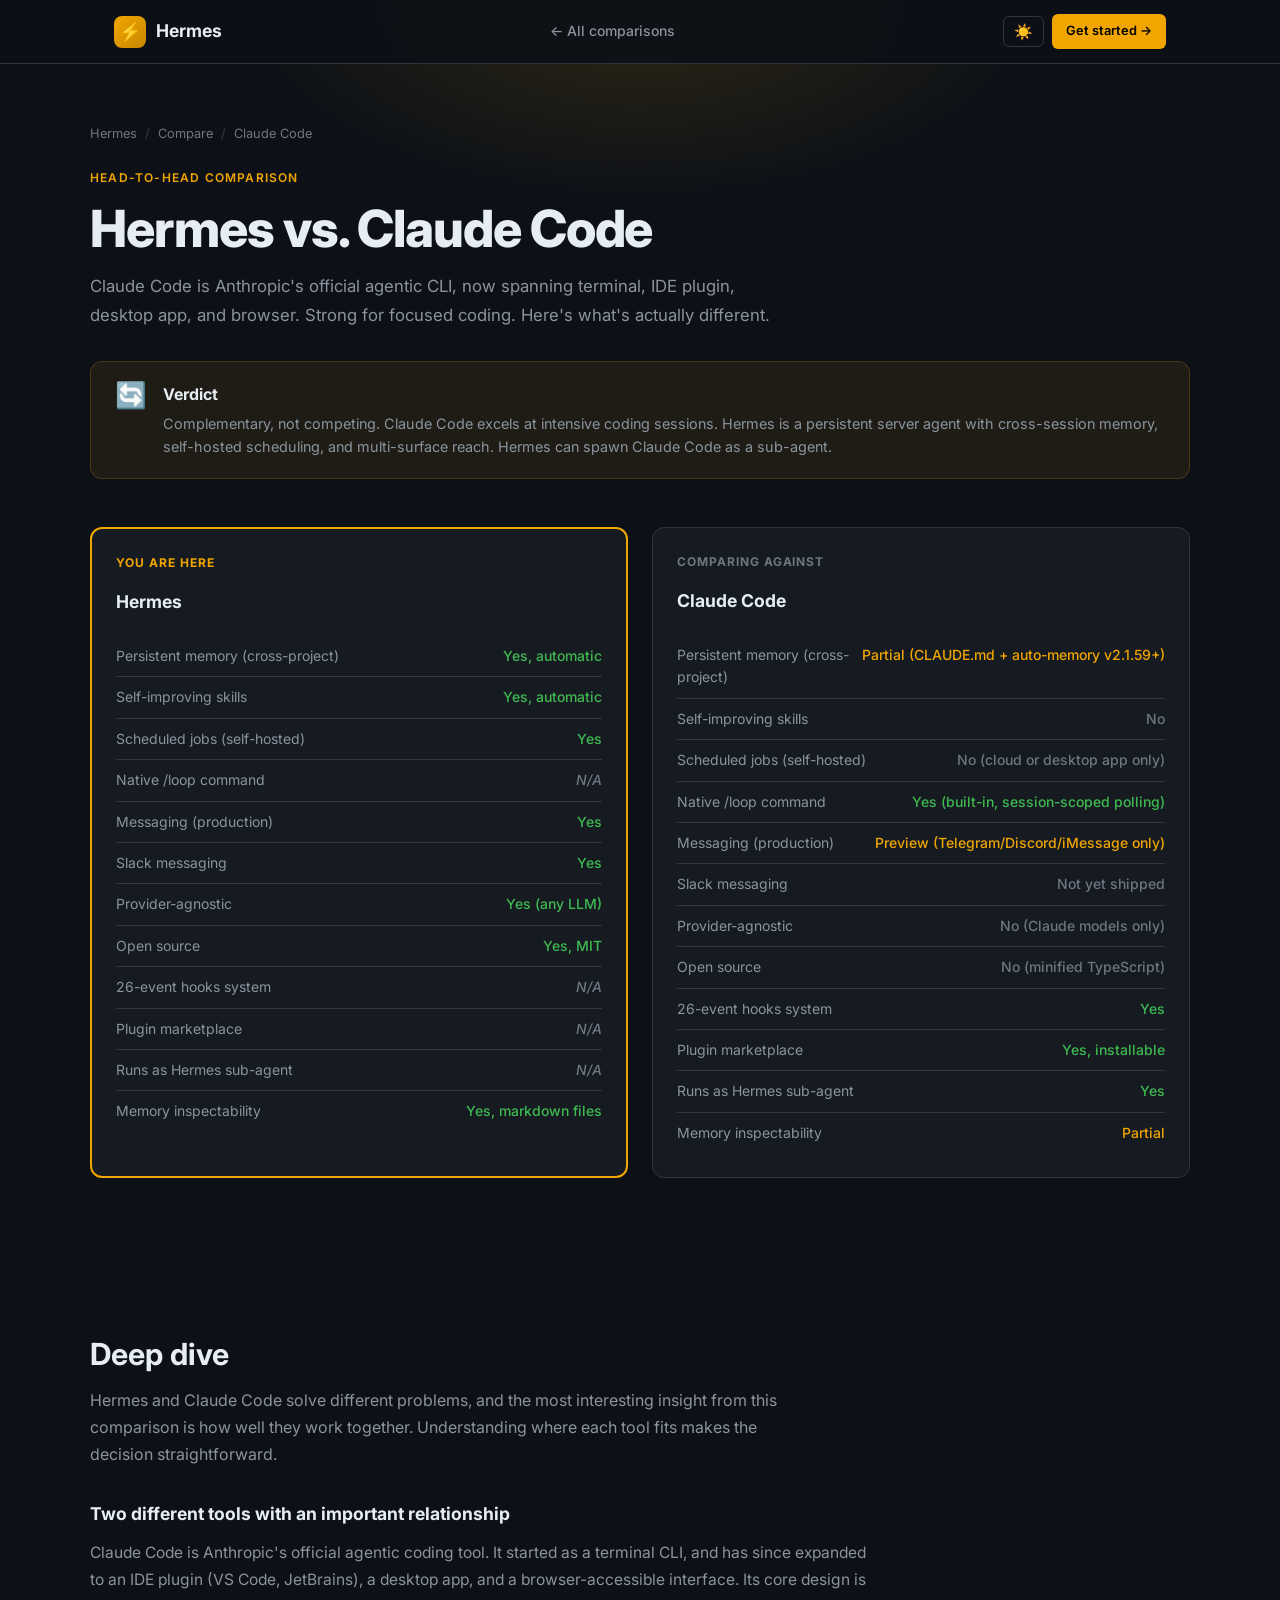
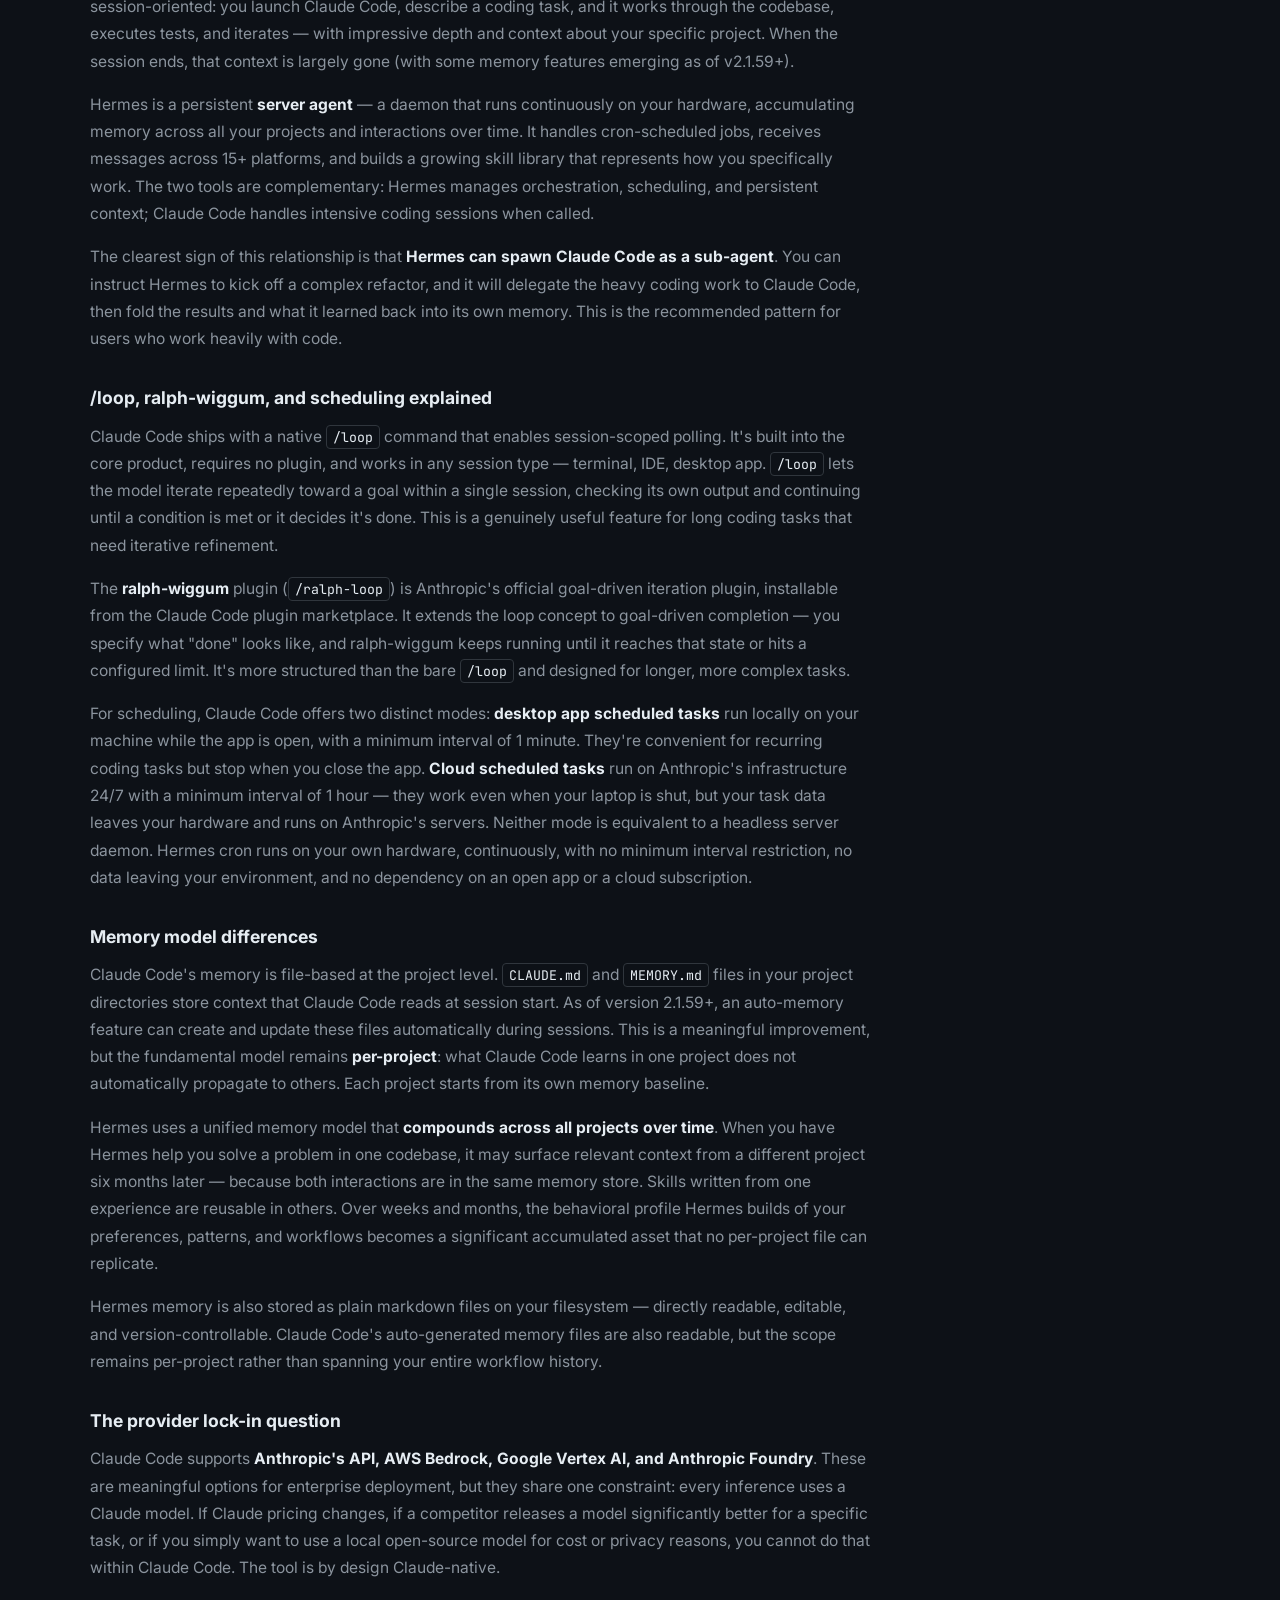
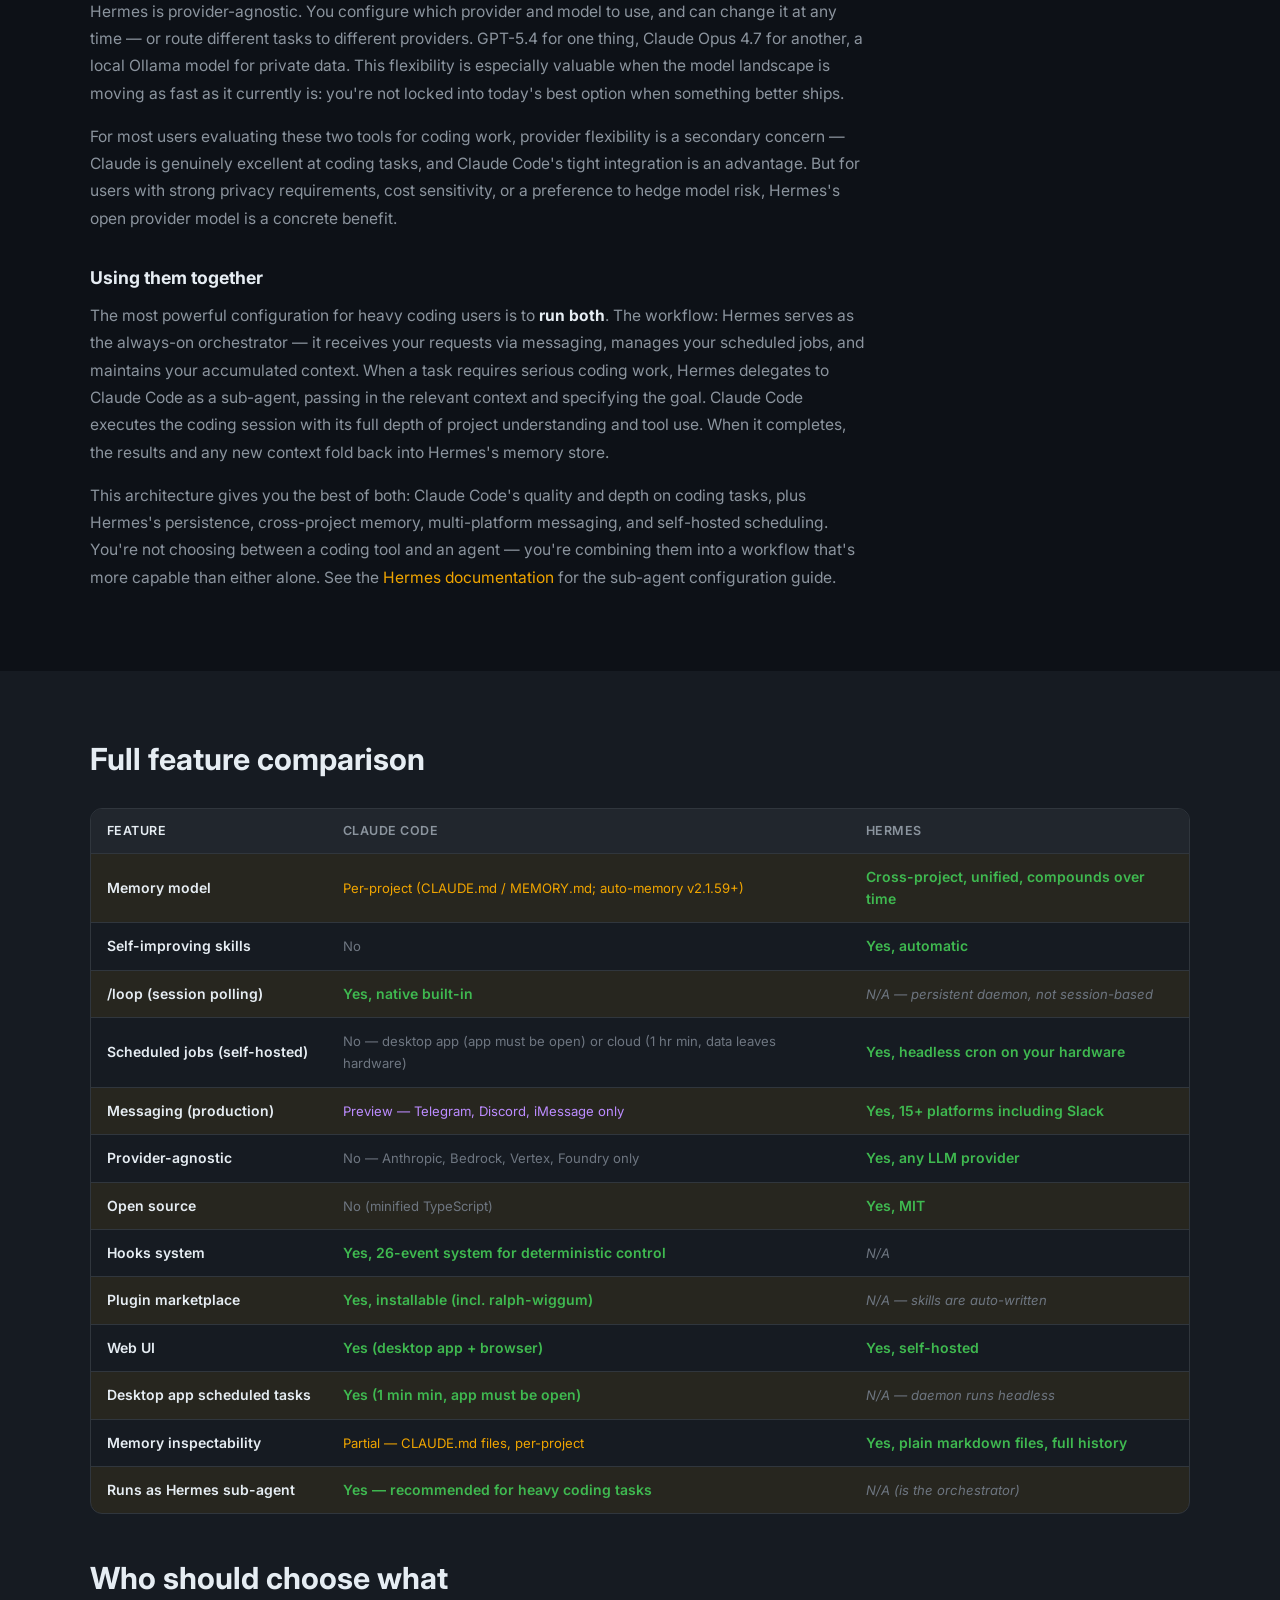
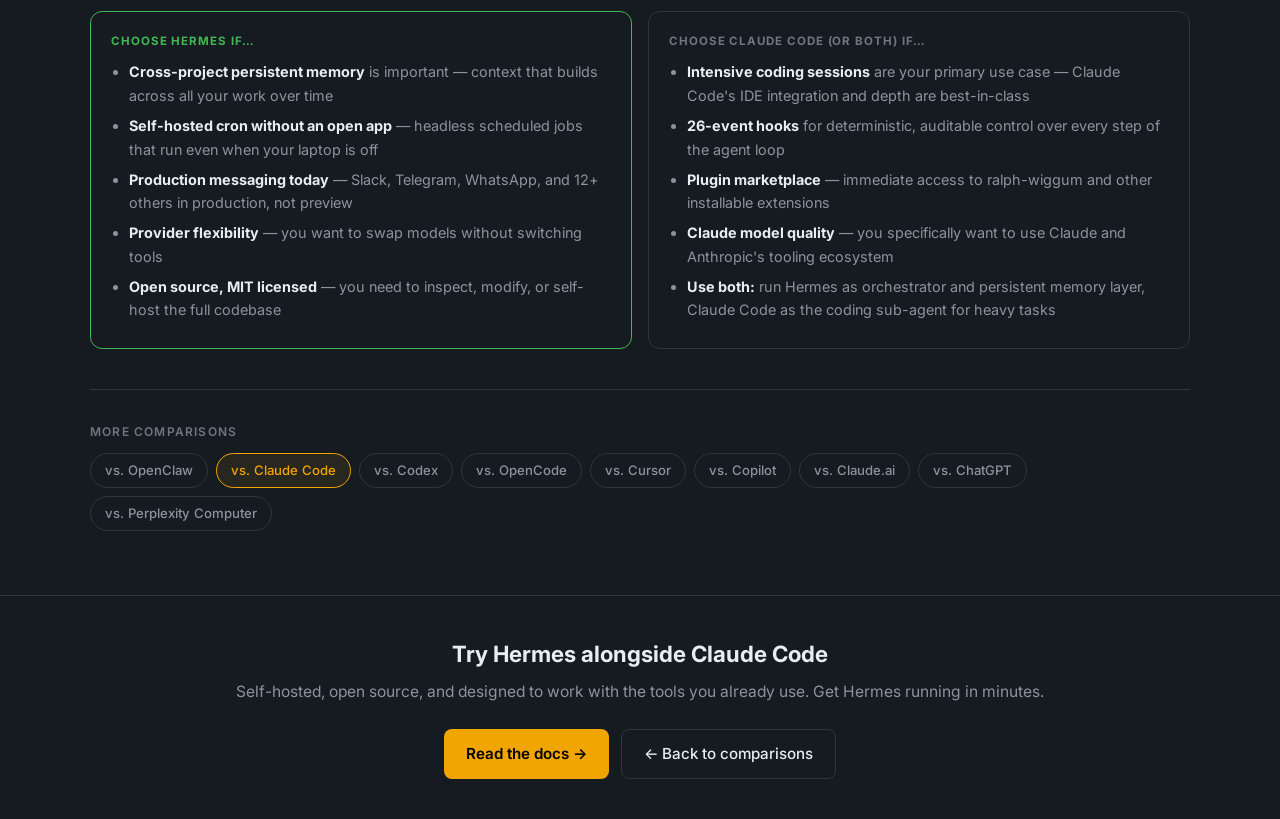
<file: compare/claude-code.html>
<!DOCTYPE html>
<html lang="en" data-theme="dark">
<head>
  <meta charset="UTF-8" />
  <meta name="viewport" content="width=device-width, initial-scale=1.0" />
  <title>Hermes vs. Claude Code | Comparison</title>
  <meta name="description" content="Claude Code is Anthropic's official agentic CLI, now spanning terminal, IDE plugin, desktop app, and browser. Strong for focused coding. Here's what's actually different." />
  <link rel="preconnect" href="https://fonts.googleapis.com" />
  <link rel="preconnect" href="https://fonts.gstatic.com" crossorigin />
  <link href="https://fonts.googleapis.com/css2?family=Inter:wght@300;400;500;600;700;800&family=JetBrains+Mono:wght@400;500&display=swap" rel="stylesheet" />
  <style>
    :root {
      --bg-primary: #0d1117;
      --bg-secondary: #161b22;
      --bg-tertiary: #21262d;
      --bg-card: #161b22;
      --bg-card-hover: #1c2128;
      --border: #30363d;
      --border-hover: #484f58;
      --text-primary: #e6edf3;
      --text-secondary: #8b949e;
      --text-muted: #6e7681;
      --accent: #f0a500;
      --accent-dim: #c88800;
      --accent-glow: rgba(240,165,0,0.15);
      --accent-subtle: rgba(240,165,0,0.08);
      --green: #3fb950;
      --red: #f85149;
      --blue: #58a6ff;
      --purple: #bc8cff;
      --nav-height: 64px;
      --radius: 8px;
      --radius-lg: 12px;
      --shadow: 0 1px 3px rgba(0,0,0,0.4),0 4px 16px rgba(0,0,0,0.3);
    }
    [data-theme="light"] {
      --bg-primary: #ffffff;
      --bg-secondary: #f6f8fa;
      --bg-tertiary: #eaeef2;
      --bg-card: #ffffff;
      --bg-card-hover: #f6f8fa;
      --border: #d0d7de;
      --border-hover: #9198a1;
      --text-primary: #1f2328;
      --text-secondary: #656d76;
      --text-muted: #9198a1;
      --accent: #c07800;
      --accent-dim: #a06000;
      --accent-glow: rgba(192,120,0,0.12);
      --accent-subtle: rgba(192,120,0,0.06);
      --green: #1a7f37;
      --red: #cf222e;
      --blue: #0969da;
      --purple: #7c3aed;
      --shadow: 0 1px 3px rgba(0,0,0,0.1),0 4px 16px rgba(0,0,0,0.06);
    }
    *,*::before,*::after{box-sizing:border-box;margin:0;padding:0}
    html{scroll-behavior:smooth;font-size:16px;overflow-x:hidden}
    body{font-family:'Inter',-apple-system,BlinkMacSystemFont,'Segoe UI',sans-serif;background:var(--bg-primary);color:var(--text-primary);line-height:1.6;transition:background 0.2s,color 0.2s;-webkit-font-smoothing:antialiased}
    a{color:var(--accent);text-decoration:none;transition:color 0.15s}
    a:hover{color:var(--accent-dim)}
    img{max-width:100%}
    ::-webkit-scrollbar{width:6px;height:6px}
    ::-webkit-scrollbar-track{background:var(--bg-secondary)}
    ::-webkit-scrollbar-thumb{background:var(--border);border-radius:3px}
    /* Nav */
    #nav{position:fixed;top:0;left:0;right:0;height:var(--nav-height);background:rgba(13,17,23,0.92);backdrop-filter:blur(12px);-webkit-backdrop-filter:blur(12px);border-bottom:1px solid var(--border);z-index:1000}
    [data-theme="light"] #nav{background:rgba(255,255,255,0.92)}
    .nav-inner{max-width:1100px;margin:0 auto;padding:0 24px;height:100%;display:flex;align-items:center;justify-content:space-between;gap:16px}
    .nav-logo{display:flex;align-items:center;gap:10px;font-weight:700;font-size:1.1rem;color:var(--text-primary);text-decoration:none;flex-shrink:0}
    .nav-logo-icon{width:32px;height:32px;background:linear-gradient(135deg,var(--accent),var(--accent-dim));border-radius:8px;display:flex;align-items:center;justify-content:center;font-size:18px;line-height:1}
    .nav-back{display:flex;align-items:center;gap:6px;color:var(--text-secondary);font-size:0.875rem;font-weight:500;padding:6px 12px;border-radius:6px;transition:color 0.15s,background 0.15s;text-decoration:none}
    .nav-back:hover{color:var(--text-primary);background:var(--bg-tertiary)}
    .btn-theme{background:none;border:1px solid var(--border);color:var(--text-secondary);cursor:pointer;padding:7px 10px;border-radius:6px;font-size:15px;line-height:1;transition:border-color 0.15s,color 0.15s,background 0.15s}
    .btn-theme:hover{border-color:var(--border-hover);color:var(--text-primary);background:var(--bg-tertiary)}
    .btn-cta{background:var(--accent);color:#000;font-size:0.8rem;font-weight:600;padding:7px 14px;border-radius:6px;border:none;cursor:pointer;text-decoration:none;display:inline-block;transition:background 0.15s,transform 0.1s;white-space:nowrap}
    .btn-cta:hover{background:var(--accent-dim);color:#000;transform:translateY(-1px)}
    /* Layout */
    main{padding-top:var(--nav-height)}
    .hero{padding:60px 24px 48px;background:var(--bg-primary)}
    .hero::before{content:'';position:absolute;top:-200px;left:50%;transform:translateX(-50%);width:800px;height:400px;background:radial-gradient(ellipse at center,var(--accent-glow) 0%,transparent 70%);pointer-events:none}
    .container{max-width:1100px;margin:0 auto;position:relative}
    .section{padding:64px 24px}
    .section-alt{background:var(--bg-secondary)}
    /* Breadcrumb */
    .breadcrumb{display:flex;align-items:center;gap:8px;font-size:0.8rem;color:var(--text-muted);margin-bottom:24px;flex-wrap:wrap}
    .breadcrumb a{color:var(--text-muted)}
    .breadcrumb a:hover{color:var(--accent)}
    .breadcrumb-sep{opacity:0.4}
    /* Hero content */
    .page-label{font-size:0.75rem;font-weight:600;letter-spacing:0.1em;text-transform:uppercase;color:var(--accent);margin-bottom:12px}
    .page-title{font-size:clamp(2rem,5vw,3.2rem);font-weight:800;line-height:1.1;letter-spacing:-0.02em;margin-bottom:16px}
    .page-sub{font-size:1.05rem;color:var(--text-secondary);max-width:680px;line-height:1.7;margin-bottom:32px}
    /* Verdict banner */
    .verdict{display:flex;align-items:flex-start;gap:16px;background:var(--accent-subtle);border:1px solid rgba(240,165,0,0.2);border-radius:var(--radius-lg);padding:20px 24px;margin-bottom:48px}
    [data-theme="light"] .verdict{border-color:rgba(192,120,0,0.2)}
    .verdict-icon{font-size:1.6rem;flex-shrink:0;line-height:1}
    .verdict-text strong{color:var(--text-primary);display:block;margin-bottom:4px;font-size:1rem}
    .verdict-text p{color:var(--text-secondary);font-size:0.9rem;line-height:1.6;margin:0}
    /* Section titles */
    .section-title{font-size:clamp(1.4rem,3vw,1.9rem);font-weight:700;margin-bottom:8px;color:var(--text-primary)}
    .section-body{font-size:1rem;color:var(--text-secondary);max-width:720px;line-height:1.7;margin-bottom:32px}
    /* Feature comparison grid */
    .feature-compare{display:grid;grid-template-columns:1fr 1fr;gap:24px;margin-bottom:40px}
    @media(max-width:700px){.feature-compare{grid-template-columns:1fr}}
    .fc-col{background:var(--bg-card);border:1px solid var(--border);border-radius:var(--radius-lg);padding:24px}
    .fc-col.hermes{border-color:var(--accent);border-width:2px}
    .fc-col-label{font-size:0.75rem;font-weight:700;letter-spacing:0.08em;text-transform:uppercase;margin-bottom:16px;color:var(--text-muted)}
    .fc-col.hermes .fc-col-label{color:var(--accent)}
    .fc-col-name{font-size:1.1rem;font-weight:700;color:var(--text-primary);margin-bottom:20px}
    .fc-row{display:flex;align-items:flex-start;gap:10px;padding:9px 0;border-bottom:1px solid var(--border)}
    .fc-row:last-child{border-bottom:none}
    .fc-key{flex:1;font-size:0.875rem;color:var(--text-secondary)}
    .fc-val{font-size:0.875rem;font-weight:500;text-align:right;min-width:60px}
    .fc-val.yes{color:var(--green)}
    .fc-val.no{color:var(--text-muted)}
    .fc-val.partial{color:var(--accent)}
    .fc-val.preview{color:var(--purple)}
    .fc-val.cloud{color:var(--blue)}
    .fc-val.na{color:var(--text-muted);font-style:italic}
    /* Narrative sections */
    .narrative{max-width:780px;min-width:0;word-break:break-word}
    .narrative h3{font-size:1.1rem;font-weight:700;color:var(--text-primary);margin:32px 0 10px}
    .narrative h3:first-child{margin-top:0}
    .narrative p{font-size:0.975rem;color:var(--text-secondary);line-height:1.75;margin-bottom:16px}
    .narrative ul{padding-left:20px;margin-bottom:16px}
    .narrative li{font-size:0.975rem;color:var(--text-secondary);line-height:1.7;margin-bottom:6px}
    .narrative strong{color:var(--text-primary)}
    .narrative a{color:var(--accent)}
    /* Inline code */
    .narrative code,.inline-code{background:#0d1117;color:#e6edf3;font-family:'JetBrains Mono',monospace;font-size:0.85em;padding:2px 6px;border-radius:4px;border:1px solid #30363d}
    /* Full comparison table */
    .table-wrap{overflow-x:auto;border-radius:var(--radius-lg);border:1px solid var(--border);margin:24px 0 40px}
    table{width:100%;border-collapse:collapse;font-size:0.875rem}
    thead th{background:var(--bg-tertiary);color:var(--text-secondary);font-weight:600;font-size:0.78rem;letter-spacing:0.04em;text-transform:uppercase;padding:12px 16px;text-align:left;border-bottom:1px solid var(--border);white-space:nowrap}
    thead th:first-child{color:var(--text-primary)}
    tbody tr{border-bottom:1px solid var(--border);transition:background 0.1s}
    tbody tr:last-child{border-bottom:none}
    tbody tr:hover{background:var(--bg-card-hover)}
    tbody tr.hl{background:var(--accent-subtle)}
    tbody tr.hl:hover{background:rgba(240,165,0,0.12)}
    tbody td{padding:12px 16px;color:var(--text-secondary);vertical-align:middle}
    tbody td:first-child{font-weight:600;color:var(--text-primary);white-space:nowrap}
    .c-yes{color:var(--green);font-weight:600}
    .c-no{color:var(--text-muted);font-size:0.82rem}
    .c-partial{color:var(--accent);font-size:0.82rem}
    .c-cloud{color:var(--blue);font-size:0.82rem}
    .c-prev{color:var(--purple);font-size:0.82rem}
    .c-na{color:var(--text-muted);font-size:0.82rem;font-style:italic}
    /* Who section */
    .who-grid{display:grid;grid-template-columns:1fr 1fr;gap:16px;margin-top:8px}
    @media(max-width:600px){.who-grid{grid-template-columns:1fr}}
    .who-card{background:var(--bg-card);border:1px solid var(--border);border-radius:var(--radius-lg);padding:20px}
    .who-card.choose-hermes{border-color:var(--green)}
    .who-card.choose-other{border-color:var(--border)}
    .who-card-label{font-size:0.72rem;font-weight:700;letter-spacing:0.08em;text-transform:uppercase;margin-bottom:10px;color:var(--text-muted)}
    .who-card.choose-hermes .who-card-label{color:var(--green)}
    .who-card ul{padding-left:18px}
    .who-card li{font-size:0.9rem;color:var(--text-secondary);line-height:1.65;margin-bottom:6px}
    .who-card strong{color:var(--text-primary)}
    /* CTA footer */
    .cta-strip{background:var(--bg-secondary);border-top:1px solid var(--border);padding:40px 24px;text-align:center}
    .cta-strip h2{font-size:1.4rem;font-weight:700;margin-bottom:8px}
    .cta-strip p{color:var(--text-secondary);margin-bottom:24px;font-size:0.975rem}
    .cta-btns{display:flex;gap:12px;justify-content:center;flex-wrap:wrap}
    .btn-primary{display:inline-flex;align-items:center;gap:6px;background:var(--accent);color:#000;font-weight:600;font-size:0.95rem;padding:12px 22px;border-radius:8px;transition:background 0.15s,transform 0.1s}
    .btn-primary:hover{background:var(--accent-dim);color:#000;transform:translateY(-1px)}
    .btn-secondary{display:inline-flex;align-items:center;gap:6px;background:var(--bg-card);border:1px solid var(--border);color:var(--text-primary);font-weight:500;font-size:0.95rem;padding:12px 22px;border-radius:8px;transition:border-color 0.15s,background 0.15s}
    .btn-secondary:hover{border-color:var(--border-hover);background:var(--bg-card-hover);color:var(--text-primary)}
    /* Nav between compare pages */
    .compare-nav{display:flex;flex-wrap:wrap;gap:8px;margin-top:40px;padding-top:32px;border-top:1px solid var(--border)}
    .compare-nav-label{width:100%;font-size:0.75rem;font-weight:600;letter-spacing:0.1em;text-transform:uppercase;color:var(--text-muted);margin-bottom:4px}
    .cpill{display:inline-block;padding:6px 14px;border:1px solid var(--border);border-radius:100px;font-size:0.82rem;font-weight:500;color:var(--text-secondary);transition:border-color 0.15s,color 0.15s,background 0.15s}
    .cpill:hover{border-color:var(--accent);color:var(--accent);background:var(--accent-subtle)}
    .cpill.active{border-color:var(--accent);color:var(--accent);background:var(--accent-subtle)}
    /* Responsive */
    /* ── Mobile nav: prevent 3-item nav overflow ── */
    @media(max-width:640px){
      .nav-back{display:none}
      .btn-cta{display:none}
      .nav-inner{gap:8px}
    }
    @media(max-width:768px){
      .section{padding:48px 16px}
      .hero{padding:48px 16px 36px}
      .feature-compare{grid-template-columns:1fr}
    }
  
    /* HAMBURGER */
    .hamburger{display:none;flex-direction:column;gap:5px;cursor:pointer;padding:6px;border:1px solid var(--border);border-radius:6px;background:none;transition:border-color 0.15s;flex-shrink:0}
    .hamburger:hover{border-color:var(--accent)}
    .hamburger span{display:block;width:20px;height:2px;background:var(--text-secondary);border-radius:2px;transition:transform 0.2s,opacity 0.2s}
    .hamburger.open span:nth-child(1){transform:translateY(7px) rotate(45deg)}
    .hamburger.open span:nth-child(2){opacity:0}
    .hamburger.open span:nth-child(3){transform:translateY(-7px) rotate(-45deg)}
    #compare-mobile-menu{display:none;position:fixed;top:var(--nav-height,64px);left:0;right:0;background:var(--bg-secondary,#161b22);border-bottom:1px solid var(--border,#30363d);padding:16px 24px;z-index:999;flex-direction:column;gap:4px}
    #compare-mobile-menu.open{display:flex}
    #compare-mobile-menu a{color:var(--text-secondary,#8b949e);font-size:0.95rem;font-weight:500;padding:10px 12px;border-radius:6px;text-decoration:none;transition:color 0.15s,background 0.15s}
    #compare-mobile-menu a:hover{color:var(--text-primary,#e6edf3);background:var(--bg-tertiary,#21262d)}
    #compare-mobile-menu a.accent{color:var(--accent,#f0a500)}
    #compare-mobile-menu .menu-divider{height:1px;background:var(--border,#30363d);margin:4px 0}
    @media(max-width:640px){
      .hamburger{display:flex}
      .btn-cta{display:none}
      .nav-back{display:none}
    }
    </style>
</head>
<body>

<nav id="nav">
  <div class="nav-inner">
    <a href="../index.html" class="nav-logo">
      <div class="nav-logo-icon">⚡</div>
      Hermes
    </a>
    <a href="../index.html#compare" class="nav-back"><span>← All comparisons</span></a>
    <div style="display:flex;align-items:center;gap:8px;flex-shrink:0">
      <button class="btn-theme" id="theme-toggle" aria-label="Toggle theme">🌙</button>
      <a href="https://hermes-agent.nousresearch.com/docs/getting-started/installation" class="btn-cta" target="_blank" rel="noopener">Get started →</a>
    </div>
  </div>
  <button class="hamburger" id="compare-hamburger" aria-label="Open menu" aria-expanded="false"><span></span><span></span><span></span></button>
</nav>

<div id="compare-mobile-menu">
  <a href="../index.html">⚡ Hermes Home</a>
  <a href="../index.html#compare">← All comparisons</a>
  <div class="menu-divider"></div>
  <a href="../eli5/" class="accent">🧠 ELI5</a>
  <a href="../models/" class="accent">🤖 Best Models</a>
  <a href="../community/" class="accent">🌎 Community</a>
  <a href="https://hermes-agent.nousresearch.com/docs/getting-started/installation" target="_blank" rel="noopener" class="accent">Get started →</a>
</div>

<main>
  <div class="hero">
    <div class="container">
      <nav class="breadcrumb" aria-label="Breadcrumb">
        <a href="../index.html">Hermes</a>
        <span class="breadcrumb-sep">/</span>
        <a href="../index.html#compare">Compare</a>
        <span class="breadcrumb-sep">/</span>
        <span>Claude Code</span>
      </nav>

      <div class="page-label">Head-to-head comparison</div>
      <h1 class="page-title">Hermes vs. Claude Code</h1>
      <p class="page-sub">Claude Code is Anthropic's official agentic CLI, now spanning terminal, IDE plugin, desktop app, and browser. Strong for focused coding. Here's what's actually different.</p>

      <div class="verdict">
        <div class="verdict-icon">🔄</div>
        <div class="verdict-text">
          <strong>Verdict</strong>
          <p>Complementary, not competing. Claude Code excels at intensive coding sessions. Hermes is a persistent server agent with cross-session memory, self-hosted scheduling, and multi-surface reach. Hermes can spawn Claude Code as a sub-agent.</p>
        </div>
      </div>

      <div class="feature-compare">
        <div class="fc-col hermes">
          <div class="fc-col-label">You are here</div>
          <div class="fc-col-name">Hermes</div>
          <div class="fc-row"><span class="fc-key">Persistent memory (cross-project)</span><span class="fc-val yes">Yes, automatic</span></div>
          <div class="fc-row"><span class="fc-key">Self-improving skills</span><span class="fc-val yes">Yes, automatic</span></div>
          <div class="fc-row"><span class="fc-key">Scheduled jobs (self-hosted)</span><span class="fc-val yes">Yes</span></div>
          <div class="fc-row"><span class="fc-key">Native /loop command</span><span class="fc-val na">N/A</span></div>
          <div class="fc-row"><span class="fc-key">Messaging (production)</span><span class="fc-val yes">Yes</span></div>
          <div class="fc-row"><span class="fc-key">Slack messaging</span><span class="fc-val yes">Yes</span></div>
          <div class="fc-row"><span class="fc-key">Provider-agnostic</span><span class="fc-val yes">Yes (any LLM)</span></div>
          <div class="fc-row"><span class="fc-key">Open source</span><span class="fc-val yes">Yes, MIT</span></div>
          <div class="fc-row"><span class="fc-key">26-event hooks system</span><span class="fc-val na">N/A</span></div>
          <div class="fc-row"><span class="fc-key">Plugin marketplace</span><span class="fc-val na">N/A</span></div>
          <div class="fc-row"><span class="fc-key">Runs as Hermes sub-agent</span><span class="fc-val na">N/A</span></div>
          <div class="fc-row"><span class="fc-key">Memory inspectability</span><span class="fc-val yes">Yes, markdown files</span></div>
        </div>
        <div class="fc-col">
          <div class="fc-col-label">Comparing against</div>
          <div class="fc-col-name">Claude Code</div>
          <div class="fc-row"><span class="fc-key">Persistent memory (cross-project)</span><span class="fc-val partial">Partial (CLAUDE.md + auto-memory v2.1.59+)</span></div>
          <div class="fc-row"><span class="fc-key">Self-improving skills</span><span class="fc-val no">No</span></div>
          <div class="fc-row"><span class="fc-key">Scheduled jobs (self-hosted)</span><span class="fc-val no">No (cloud or desktop app only)</span></div>
          <div class="fc-row"><span class="fc-key">Native /loop command</span><span class="fc-val yes">Yes (built-in, session-scoped polling)</span></div>
          <div class="fc-row"><span class="fc-key">Messaging (production)</span><span class="fc-val partial">Preview (Telegram/Discord/iMessage only)</span></div>
          <div class="fc-row"><span class="fc-key">Slack messaging</span><span class="fc-val no">Not yet shipped</span></div>
          <div class="fc-row"><span class="fc-key">Provider-agnostic</span><span class="fc-val no">No (Claude models only)</span></div>
          <div class="fc-row"><span class="fc-key">Open source</span><span class="fc-val no">No (minified TypeScript)</span></div>
          <div class="fc-row"><span class="fc-key">26-event hooks system</span><span class="fc-val yes">Yes</span></div>
          <div class="fc-row"><span class="fc-key">Plugin marketplace</span><span class="fc-val yes">Yes, installable</span></div>
          <div class="fc-row"><span class="fc-key">Runs as Hermes sub-agent</span><span class="fc-val yes">Yes</span></div>
          <div class="fc-row"><span class="fc-key">Memory inspectability</span><span class="fc-val partial">Partial</span></div>
        </div>
      </div>
    </div>
  </div>

  <!-- Narrative -->
  <section class="section">
    <div class="container">
      <h2 class="section-title">Deep dive</h2>
      <p class="section-body">Hermes and Claude Code solve different problems, and the most interesting insight from this comparison is how well they work together. Understanding where each tool fits makes the decision straightforward.</p>

      <div class="narrative">

        <h3>Two different tools with an important relationship</h3>
        <p>Claude Code is Anthropic's official agentic coding tool. It started as a terminal CLI, and has since expanded to an IDE plugin (VS Code, JetBrains), a desktop app, and a browser-accessible interface. Its core design is session-oriented: you launch Claude Code, describe a coding task, and it works through the codebase, executes tests, and iterates — with impressive depth and context about your specific project. When the session ends, that context is largely gone (with some memory features emerging as of v2.1.59+).</p>
        <p>Hermes is a persistent <strong>server agent</strong> — a daemon that runs continuously on your hardware, accumulating memory across all your projects and interactions over time. It handles cron-scheduled jobs, receives messages across 15+ platforms, and builds a growing skill library that represents how you specifically work. The two tools are complementary: Hermes manages orchestration, scheduling, and persistent context; Claude Code handles intensive coding sessions when called.</p>
        <p>The clearest sign of this relationship is that <strong>Hermes can spawn Claude Code as a sub-agent</strong>. You can instruct Hermes to kick off a complex refactor, and it will delegate the heavy coding work to Claude Code, then fold the results and what it learned back into its own memory. This is the recommended pattern for users who work heavily with code.</p>

        <h3>/loop, ralph-wiggum, and scheduling explained</h3>
        <p>Claude Code ships with a native <code>/loop</code> command that enables session-scoped polling. It's built into the core product, requires no plugin, and works in any session type — terminal, IDE, desktop app. <code>/loop</code> lets the model iterate repeatedly toward a goal within a single session, checking its own output and continuing until a condition is met or it decides it's done. This is a genuinely useful feature for long coding tasks that need iterative refinement.</p>
        <p>The <strong>ralph-wiggum</strong> plugin (<code>/ralph-loop</code>) is Anthropic's official goal-driven iteration plugin, installable from the Claude Code plugin marketplace. It extends the loop concept to goal-driven completion — you specify what "done" looks like, and ralph-wiggum keeps running until it reaches that state or hits a configured limit. It's more structured than the bare <code>/loop</code> and designed for longer, more complex tasks.</p>
        <p>For scheduling, Claude Code offers two distinct modes: <strong>desktop app scheduled tasks</strong> run locally on your machine while the app is open, with a minimum interval of 1 minute. They're convenient for recurring coding tasks but stop when you close the app. <strong>Cloud scheduled tasks</strong> run on Anthropic's infrastructure 24/7 with a minimum interval of 1 hour — they work even when your laptop is shut, but your task data leaves your hardware and runs on Anthropic's servers. Neither mode is equivalent to a headless server daemon. Hermes cron runs on your own hardware, continuously, with no minimum interval restriction, no data leaving your environment, and no dependency on an open app or a cloud subscription.</p>

        <h3>Memory model differences</h3>
        <p>Claude Code's memory is file-based at the project level. <code>CLAUDE.md</code> and <code>MEMORY.md</code> files in your project directories store context that Claude Code reads at session start. As of version 2.1.59+, an auto-memory feature can create and update these files automatically during sessions. This is a meaningful improvement, but the fundamental model remains <strong>per-project</strong>: what Claude Code learns in one project does not automatically propagate to others. Each project starts from its own memory baseline.</p>
        <p>Hermes uses a unified memory model that <strong>compounds across all projects over time</strong>. When you have Hermes help you solve a problem in one codebase, it may surface relevant context from a different project six months later — because both interactions are in the same memory store. Skills written from one experience are reusable in others. Over weeks and months, the behavioral profile Hermes builds of your preferences, patterns, and workflows becomes a significant accumulated asset that no per-project file can replicate.</p>
        <p>Hermes memory is also stored as plain markdown files on your filesystem — directly readable, editable, and version-controllable. Claude Code's auto-generated memory files are also readable, but the scope remains per-project rather than spanning your entire workflow history.</p>

        <h3>The provider lock-in question</h3>
        <p>Claude Code supports <strong>Anthropic's API, AWS Bedrock, Google Vertex AI, and Anthropic Foundry</strong>. These are meaningful options for enterprise deployment, but they share one constraint: every inference uses a Claude model. If Claude pricing changes, if a competitor releases a model significantly better for a specific task, or if you simply want to use a local open-source model for cost or privacy reasons, you cannot do that within Claude Code. The tool is by design Claude-native.</p>
        <p>Hermes is provider-agnostic. You configure which provider and model to use, and can change it at any time — or route different tasks to different providers. GPT-5.4 for one thing, Claude Opus 4.7 for another, a local Ollama model for private data. This flexibility is especially valuable when the model landscape is moving as fast as it currently is: you're not locked into today's best option when something better ships.</p>
        <p>For most users evaluating these two tools for coding work, provider flexibility is a secondary concern — Claude is genuinely excellent at coding tasks, and Claude Code's tight integration is an advantage. But for users with strong privacy requirements, cost sensitivity, or a preference to hedge model risk, Hermes's open provider model is a concrete benefit.</p>

        <h3>Using them together</h3>
        <p>The most powerful configuration for heavy coding users is to <strong>run both</strong>. The workflow: Hermes serves as the always-on orchestrator — it receives your requests via messaging, manages your scheduled jobs, and maintains your accumulated context. When a task requires serious coding work, Hermes delegates to Claude Code as a sub-agent, passing in the relevant context and specifying the goal. Claude Code executes the coding session with its full depth of project understanding and tool use. When it completes, the results and any new context fold back into Hermes's memory store.</p>
        <p>This architecture gives you the best of both: Claude Code's quality and depth on coding tasks, plus Hermes's persistence, cross-project memory, multi-platform messaging, and self-hosted scheduling. You're not choosing between a coding tool and an agent — you're combining them into a workflow that's more capable than either alone. See the <a href="https://hermes-agent.nousresearch.com/docs/" target="_blank" rel="noopener">Hermes documentation</a> for the sub-agent configuration guide.</p>

      </div>
    </div>
  </section>

  <!-- Full table -->
  <section class="section section-alt">
    <div class="container">
      <h2 class="section-title">Full feature comparison</h2>
      <div class="table-wrap">
        <table>
          <thead>
            <tr>
              <th>Feature</th>
              <th>Claude Code</th>
              <th>Hermes</th>
            </tr>
          </thead>
          <tbody>
            <tr class="hl">
              <td>Memory model</td>
              <td><span class="c-partial">Per-project (CLAUDE.md / MEMORY.md; auto-memory v2.1.59+)</span></td>
              <td><span class="c-yes">Cross-project, unified, compounds over time</span></td>
            </tr>
            <tr>
              <td>Self-improving skills</td>
              <td><span class="c-no">No</span></td>
              <td><span class="c-yes">Yes, automatic</span></td>
            </tr>
            <tr class="hl">
              <td>/loop (session polling)</td>
              <td><span class="c-yes">Yes, native built-in</span></td>
              <td><span class="c-na">N/A — persistent daemon, not session-based</span></td>
            </tr>
            <tr>
              <td>Scheduled jobs (self-hosted)</td>
              <td><span class="c-no">No — desktop app (app must be open) or cloud (1 hr min, data leaves hardware)</span></td>
              <td><span class="c-yes">Yes, headless cron on your hardware</span></td>
            </tr>
            <tr class="hl">
              <td>Messaging (production)</td>
              <td><span class="c-prev">Preview — Telegram, Discord, iMessage only</span></td>
              <td><span class="c-yes">Yes, 15+ platforms including Slack</span></td>
            </tr>
            <tr>
              <td>Provider-agnostic</td>
              <td><span class="c-no">No — Anthropic, Bedrock, Vertex, Foundry only</span></td>
              <td><span class="c-yes">Yes, any LLM provider</span></td>
            </tr>
            <tr class="hl">
              <td>Open source</td>
              <td><span class="c-no">No (minified TypeScript)</span></td>
              <td><span class="c-yes">Yes, MIT</span></td>
            </tr>
            <tr>
              <td>Hooks system</td>
              <td><span class="c-yes">Yes, 26-event system for deterministic control</span></td>
              <td><span class="c-na">N/A</span></td>
            </tr>
            <tr class="hl">
              <td>Plugin marketplace</td>
              <td><span class="c-yes">Yes, installable (incl. ralph-wiggum)</span></td>
              <td><span class="c-na">N/A — skills are auto-written</span></td>
            </tr>
            <tr>
              <td>Web UI</td>
              <td><span class="c-yes">Yes (desktop app + browser)</span></td>
              <td><span class="c-yes">Yes, self-hosted</span></td>
            </tr>
            <tr class="hl">
              <td>Desktop app scheduled tasks</td>
              <td><span class="c-yes">Yes (1 min min, app must be open)</span></td>
              <td><span class="c-na">N/A — daemon runs headless</span></td>
            </tr>
            <tr>
              <td>Memory inspectability</td>
              <td><span class="c-partial">Partial — CLAUDE.md files, per-project</span></td>
              <td><span class="c-yes">Yes, plain markdown files, full history</span></td>
            </tr>
            <tr class="hl">
              <td>Runs as Hermes sub-agent</td>
              <td><span class="c-yes">Yes — recommended for heavy coding tasks</span></td>
              <td><span class="c-na">N/A (is the orchestrator)</span></td>
            </tr>
          </tbody>
        </table>
      </div>

      <!-- Who section -->
      <h2 class="section-title" style="margin-top:40px">Who should choose what</h2>
      <div class="who-grid">
        <div class="who-card choose-hermes">
          <div class="who-card-label">Choose Hermes if…</div>
          <ul>
            <li><strong>Cross-project persistent memory</strong> is important — context that builds across all your work over time</li>
            <li><strong>Self-hosted cron without an open app</strong> — headless scheduled jobs that run even when your laptop is off</li>
            <li><strong>Production messaging today</strong> — Slack, Telegram, WhatsApp, and 12+ others in production, not preview</li>
            <li><strong>Provider flexibility</strong> — you want to swap models without switching tools</li>
            <li><strong>Open source, MIT licensed</strong> — you need to inspect, modify, or self-host the full codebase</li>
          </ul>
        </div>
        <div class="who-card choose-other">
          <div class="who-card-label">Choose Claude Code (or both) if…</div>
          <ul>
            <li><strong>Intensive coding sessions</strong> are your primary use case — Claude Code's IDE integration and depth are best-in-class</li>
            <li><strong>26-event hooks</strong> for deterministic, auditable control over every step of the agent loop</li>
            <li><strong>Plugin marketplace</strong> — immediate access to ralph-wiggum and other installable extensions</li>
            <li><strong>Claude model quality</strong> — you specifically want to use Claude and Anthropic's tooling ecosystem</li>
            <li><strong>Use both:</strong> run Hermes as orchestrator and persistent memory layer, Claude Code as the coding sub-agent for heavy tasks</li>
          </ul>
        </div>
      </div>

      <!-- Compare nav pills -->
      <div class="compare-nav">
        <div class="compare-nav-label">More comparisons</div>
        <a href="openclaw.html" class="cpill">vs. OpenClaw</a>
        <a href="claude-code.html" class="cpill active">vs. Claude Code</a>
        <a href="codex.html" class="cpill">vs. Codex</a>
        <a href="opencode.html" class="cpill">vs. OpenCode</a>
        <a href="cursor.html" class="cpill">vs. Cursor</a>
        <a href="copilot.html" class="cpill">vs. Copilot</a>
        <a href="claude-ai.html" class="cpill">vs. Claude.ai</a>
        <a href="chatgpt.html" class="cpill">vs. ChatGPT</a>
        <a href="perplexity-computer.html" class="cpill">vs. Perplexity Computer</a>
      </div>
    </div>
  </section>

  <!-- CTA strip -->
  <div class="cta-strip">
    <h2>Try Hermes alongside Claude Code</h2>
    <p>Self-hosted, open source, and designed to work with the tools you already use. Get Hermes running in minutes.</p>
    <div class="cta-btns">
      <a href="https://hermes-agent.nousresearch.com/docs/getting-started/installation" class="btn-primary" target="_blank" rel="noopener">Read the docs →</a>
      <a href="../index.html#compare" class="btn-secondary">← Back to comparisons</a>
    </div>
  </div>
</main>

<script>
  const html = document.documentElement;
  const toggle = document.getElementById('theme-toggle');
  function setTheme(t) {
    html.setAttribute('data-theme', t);
    localStorage.setItem('theme', t);
    toggle.textContent = t === 'light' ? '🌙' : '☀️';
  }
  const saved = localStorage.getItem('theme');
  const prefersDark = window.matchMedia('(prefers-color-scheme: dark)').matches;
  if (saved) setTheme(saved);
  else if (!prefersDark) setTheme('light');
  else setTheme('dark');
  toggle.addEventListener('click', () => setTheme(html.getAttribute('data-theme') === 'dark' ? 'light' : 'dark'));
</script>

</body>
</html>
</file>
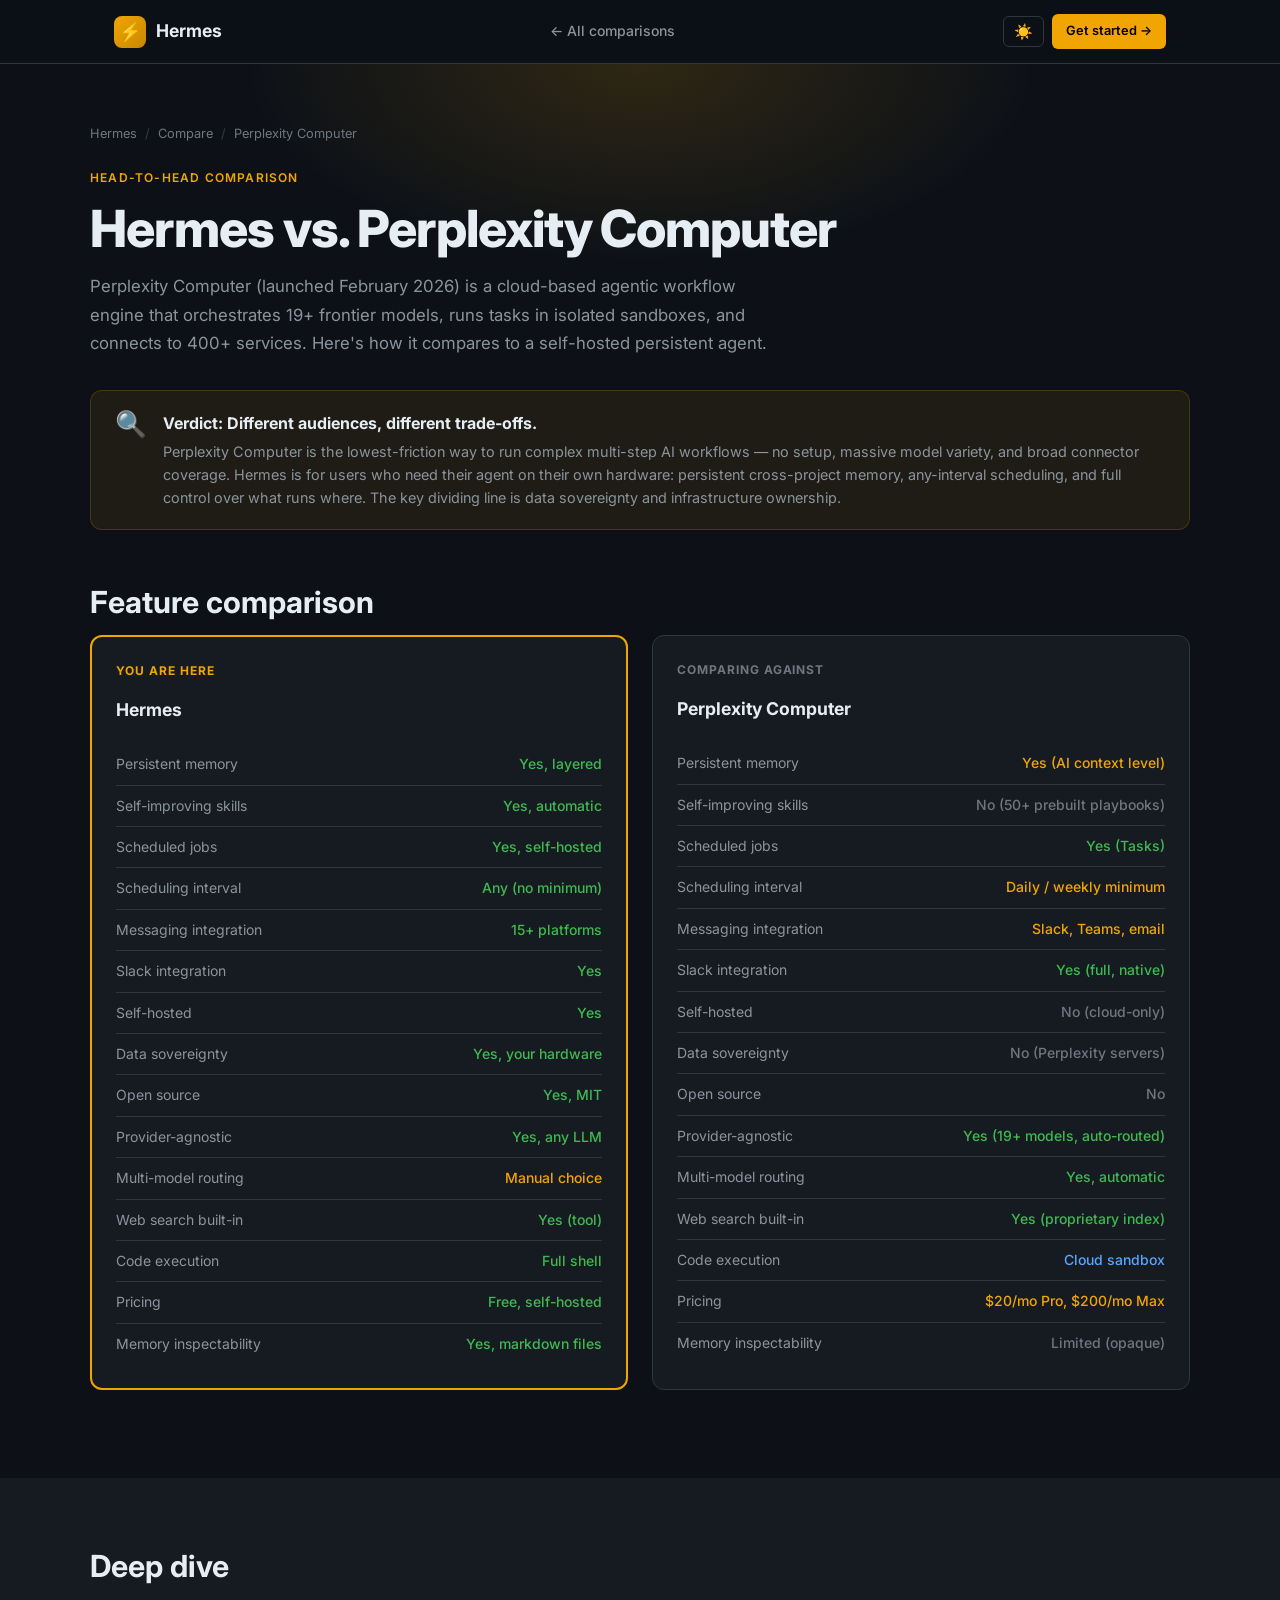
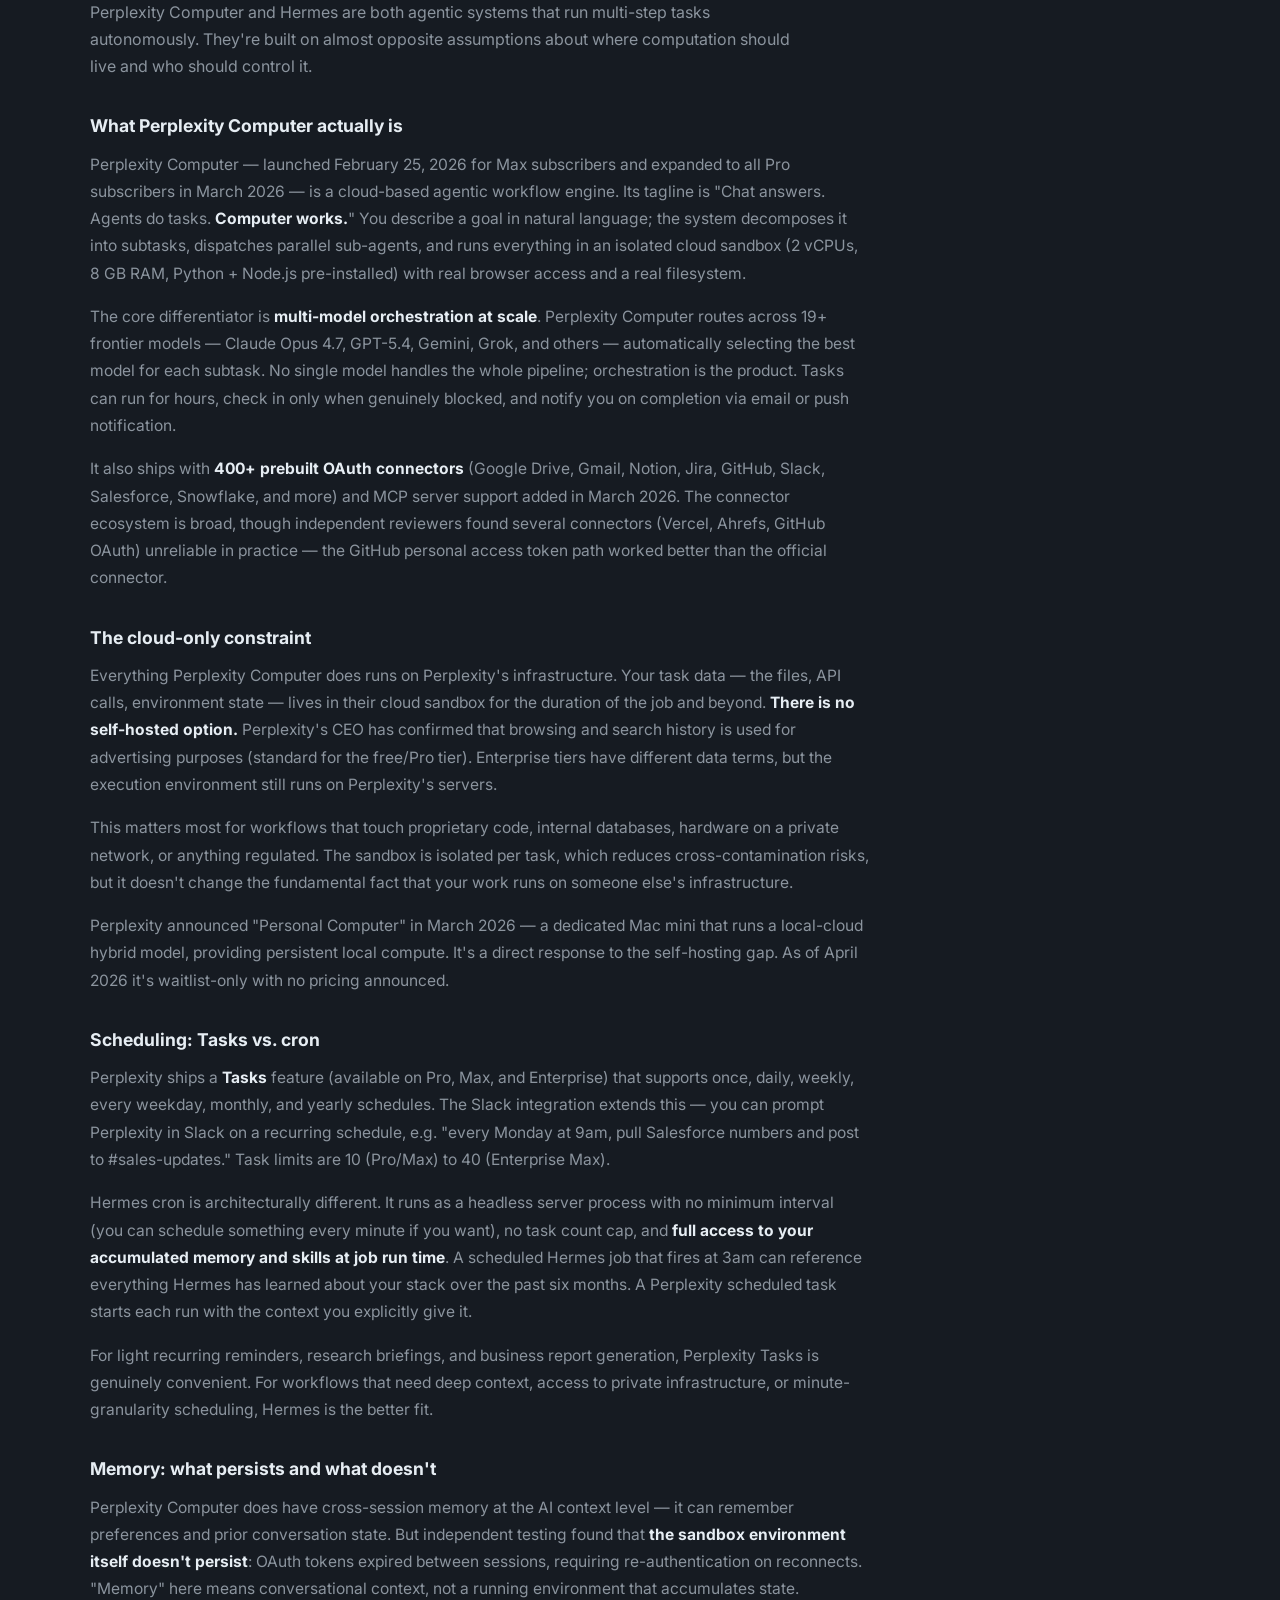
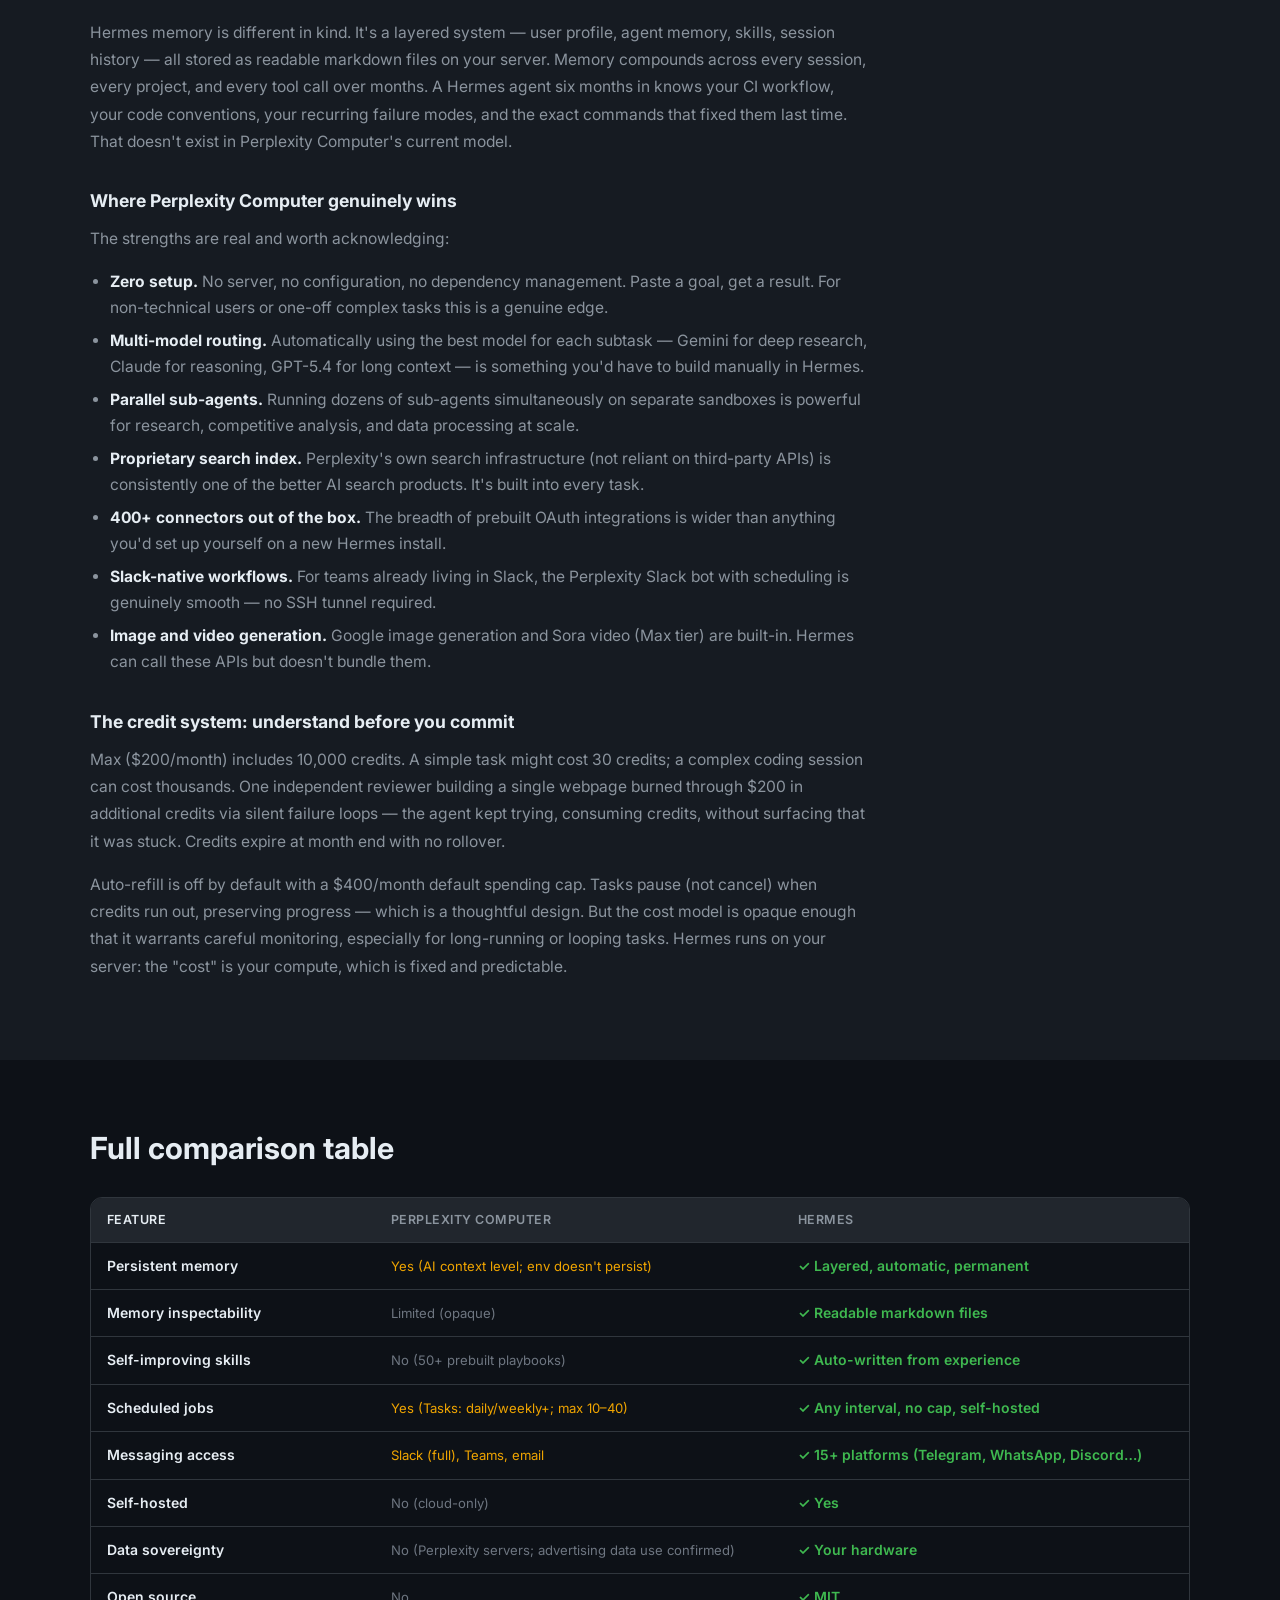
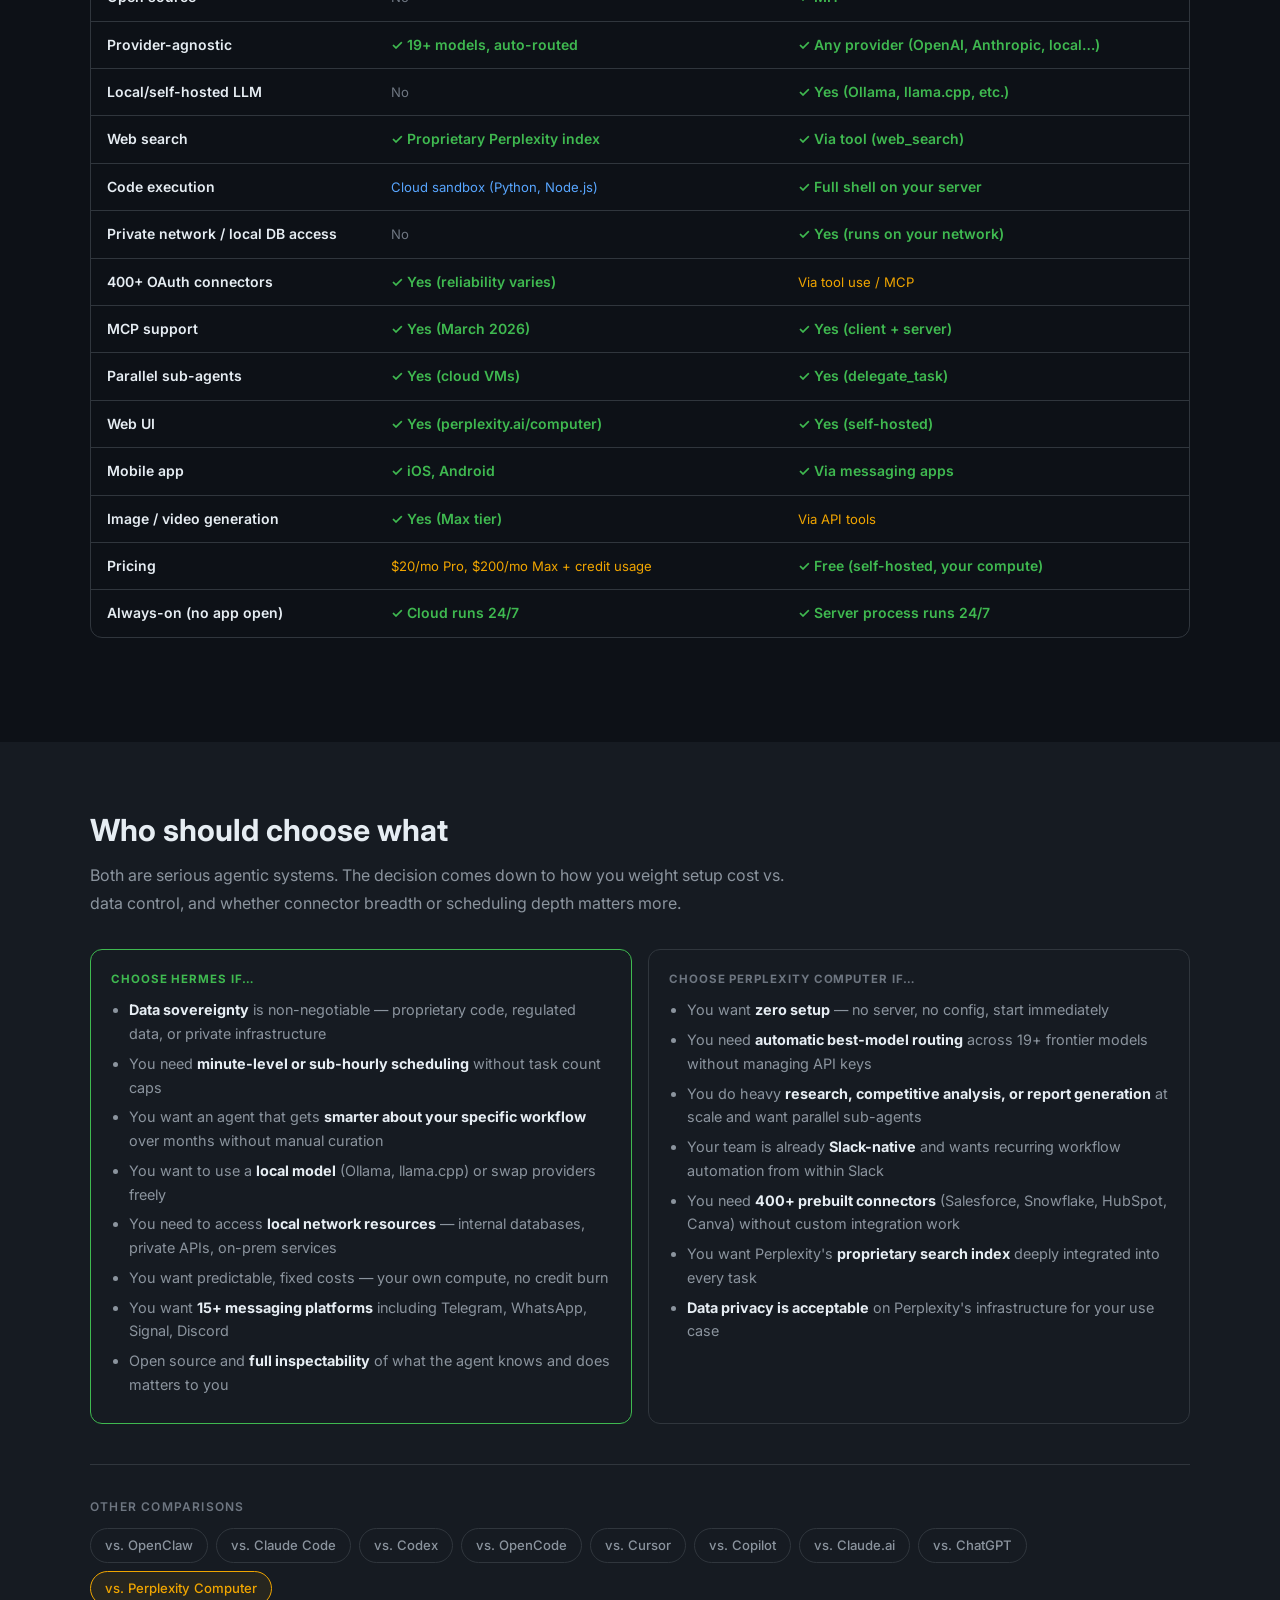
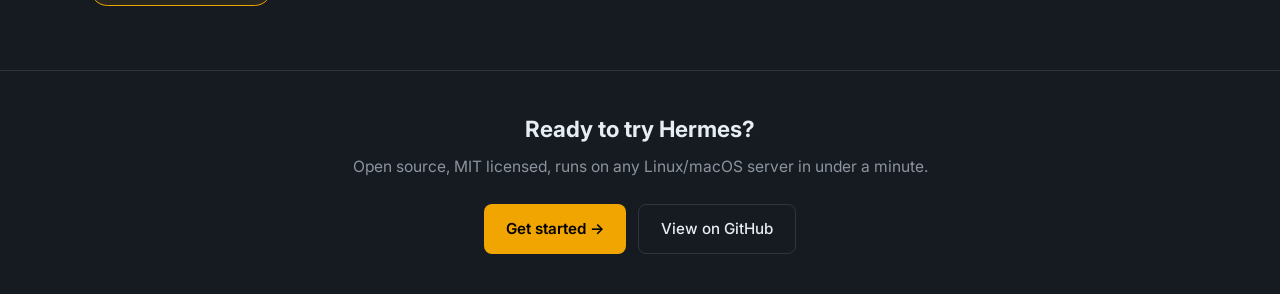
<file: compare/perplexity-computer.html>
<!DOCTYPE html>
<html lang="en" data-theme="dark">
<head>
  <meta charset="UTF-8" />
  <meta name="viewport" content="width=device-width, initial-scale=1.0" />
  <title>Hermes vs. Perplexity Computer | Comparison</title>
  <meta name="description" content="Hermes vs. Perplexity Computer — an honest comparison of a self-hosted persistent agent vs. a cloud agentic workflow engine." />
  <link rel="preconnect" href="https://fonts.googleapis.com" />
  <link rel="preconnect" href="https://fonts.gstatic.com" crossorigin />
  <link href="https://fonts.googleapis.com/css2?family=Inter:wght@300;400;500;600;700;800&family=JetBrains+Mono:wght@400;500&display=swap" rel="stylesheet" />
  <style>
    :root {
      --bg-primary: #0d1117;
      --bg-secondary: #161b22;
      --bg-tertiary: #21262d;
      --bg-card: #161b22;
      --bg-card-hover: #1c2128;
      --border: #30363d;
      --border-hover: #484f58;
      --text-primary: #e6edf3;
      --text-secondary: #8b949e;
      --text-muted: #6e7681;
      --accent: #f0a500;
      --accent-dim: #c88800;
      --accent-glow: rgba(240,165,0,0.15);
      --accent-subtle: rgba(240,165,0,0.08);
      --green: #3fb950;
      --red: #f85149;
      --blue: #58a6ff;
      --purple: #bc8cff;
      --nav-height: 64px;
      --radius: 8px;
      --radius-lg: 12px;
      --shadow: 0 1px 3px rgba(0,0,0,0.4),0 4px 16px rgba(0,0,0,0.3);
    }
    [data-theme="light"] {
      --bg-primary: #ffffff;
      --bg-secondary: #f6f8fa;
      --bg-tertiary: #eaeef2;
      --bg-card: #ffffff;
      --bg-card-hover: #f6f8fa;
      --border: #d0d7de;
      --border-hover: #9198a1;
      --text-primary: #1f2328;
      --text-secondary: #656d76;
      --text-muted: #9198a1;
      --accent: #c07800;
      --accent-dim: #a06000;
      --accent-glow: rgba(192,120,0,0.12);
      --accent-subtle: rgba(192,120,0,0.06);
      --green: #1a7f37;
      --red: #cf222e;
      --blue: #0969da;
      --purple: #7c3aed;
      --shadow: 0 1px 3px rgba(0,0,0,0.1),0 4px 16px rgba(0,0,0,0.06);
    }
    *,*::before,*::after{box-sizing:border-box;margin:0;padding:0}
    html{scroll-behavior:smooth;font-size:16px;overflow-x:hidden}
    body{font-family:'Inter',-apple-system,BlinkMacSystemFont,'Segoe UI',sans-serif;background:var(--bg-primary);color:var(--text-primary);line-height:1.6;transition:background 0.2s,color 0.2s;-webkit-font-smoothing:antialiased}
    a{color:var(--accent);text-decoration:none;transition:color 0.15s}
    a:hover{color:var(--accent-dim)}
    img{max-width:100%}
    ::-webkit-scrollbar{width:6px;height:6px}
    ::-webkit-scrollbar-track{background:var(--bg-secondary)}
    ::-webkit-scrollbar-thumb{background:var(--border);border-radius:3px}
    #nav{position:fixed;top:0;left:0;right:0;height:var(--nav-height);background:rgba(13,17,23,0.92);backdrop-filter:blur(12px);-webkit-backdrop-filter:blur(12px);border-bottom:1px solid var(--border);z-index:1000}
    [data-theme="light"] #nav{background:rgba(255,255,255,0.92)}
    .nav-inner{max-width:1100px;margin:0 auto;padding:0 24px;height:100%;display:flex;align-items:center;justify-content:space-between;gap:16px}
    .nav-logo{display:flex;align-items:center;gap:10px;font-weight:700;font-size:1.1rem;color:var(--text-primary);text-decoration:none;flex-shrink:0}
    .nav-logo-icon{width:32px;height:32px;background:linear-gradient(135deg,var(--accent),var(--accent-dim));border-radius:8px;display:flex;align-items:center;justify-content:center;font-size:18px;line-height:1}
    .nav-back{display:flex;align-items:center;gap:6px;color:var(--text-secondary);font-size:0.875rem;font-weight:500;padding:6px 12px;border-radius:6px;transition:color 0.15s,background 0.15s;text-decoration:none}
    .nav-back:hover{color:var(--text-primary);background:var(--bg-tertiary)}
    .btn-theme{background:none;border:1px solid var(--border);color:var(--text-secondary);cursor:pointer;padding:7px 10px;border-radius:6px;font-size:15px;line-height:1;transition:border-color 0.15s,color 0.15s,background 0.15s}
    .btn-theme:hover{border-color:var(--border-hover);color:var(--text-primary);background:var(--bg-tertiary)}
    .btn-cta{background:var(--accent);color:#000;font-size:0.8rem;font-weight:600;padding:7px 14px;border-radius:6px;border:none;cursor:pointer;text-decoration:none;display:inline-block;transition:background 0.15s,transform 0.1s;white-space:nowrap}
    .btn-cta:hover{background:var(--accent-dim);color:#000;transform:translateY(-1px)}
    main{padding-top:var(--nav-height)}
    .hero{padding:60px 24px 48px;background:var(--bg-primary);position:relative;overflow:hidden}
    .hero::before{content:'';position:absolute;top:-200px;left:50%;transform:translateX(-50%);width:800px;height:400px;background:radial-gradient(ellipse at center,var(--accent-glow) 0%,transparent 70%);pointer-events:none}
    .container{max-width:1100px;margin:0 auto;position:relative}
    .section{padding:64px 24px}
    .section-alt{background:var(--bg-secondary)}
    .breadcrumb{display:flex;align-items:center;gap:8px;font-size:0.8rem;color:var(--text-muted);margin-bottom:24px;flex-wrap:wrap}
    .breadcrumb a{color:var(--text-muted)}
    .breadcrumb a:hover{color:var(--accent)}
    .breadcrumb-sep{opacity:0.4}
    .page-label{font-size:0.75rem;font-weight:600;letter-spacing:0.1em;text-transform:uppercase;color:var(--accent);margin-bottom:12px}
    .page-title{font-size:clamp(2rem,5vw,3.2rem);font-weight:800;line-height:1.1;letter-spacing:-0.02em;margin-bottom:16px}
    .page-sub{font-size:1.05rem;color:var(--text-secondary);max-width:680px;line-height:1.7;margin-bottom:32px}
    .verdict{display:flex;align-items:flex-start;gap:16px;background:var(--accent-subtle);border:1px solid rgba(240,165,0,0.2);border-radius:var(--radius-lg);padding:20px 24px;margin-bottom:48px}
    [data-theme="light"] .verdict{border-color:rgba(192,120,0,0.2)}
    .verdict-icon{font-size:1.6rem;flex-shrink:0;line-height:1}
    .verdict-text strong{color:var(--text-primary);display:block;margin-bottom:4px;font-size:1rem}
    .verdict-text p{color:var(--text-secondary);font-size:0.9rem;line-height:1.6;margin:0}
    .section-title{font-size:clamp(1.4rem,3vw,1.9rem);font-weight:700;margin-bottom:8px;color:var(--text-primary)}
    .section-body{font-size:1rem;color:var(--text-secondary);max-width:720px;line-height:1.7;margin-bottom:32px}
    .feature-compare{display:grid;grid-template-columns:1fr 1fr;gap:24px;margin-bottom:40px}
    @media(max-width:700px){.feature-compare{grid-template-columns:1fr}}
    .fc-col{background:var(--bg-card);border:1px solid var(--border);border-radius:var(--radius-lg);padding:24px}
    .fc-col.hermes{border-color:var(--accent);border-width:2px}
    .fc-col-label{font-size:0.75rem;font-weight:700;letter-spacing:0.08em;text-transform:uppercase;margin-bottom:16px;color:var(--text-muted)}
    .fc-col.hermes .fc-col-label{color:var(--accent)}
    .fc-col-name{font-size:1.1rem;font-weight:700;color:var(--text-primary);margin-bottom:20px}
    .fc-row{display:flex;align-items:flex-start;gap:10px;padding:9px 0;border-bottom:1px solid var(--border)}
    .fc-row:last-child{border-bottom:none}
    .fc-key{flex:1;font-size:0.875rem;color:var(--text-secondary)}
    .fc-val{font-size:0.875rem;font-weight:500;text-align:right;min-width:60px}
    .fc-val.yes{color:var(--green)}
    .fc-val.no{color:var(--text-muted)}
    .fc-val.partial{color:var(--accent)}
    .fc-val.preview{color:var(--purple)}
    .fc-val.cloud{color:var(--blue)}
    .narrative{max-width:780px;min-width:0;word-break:break-word}
    .narrative h3{font-size:1.1rem;font-weight:700;color:var(--text-primary);margin:32px 0 10px}
    .narrative h3:first-child{margin-top:0}
    .narrative p{font-size:0.975rem;color:var(--text-secondary);line-height:1.75;margin-bottom:16px}
    .narrative ul{padding-left:20px;margin-bottom:16px}
    .narrative li{font-size:0.975rem;color:var(--text-secondary);line-height:1.7;margin-bottom:6px}
    .narrative strong{color:var(--text-primary)}
    .narrative a{color:var(--accent)}
    .table-wrap{overflow-x:auto;border-radius:var(--radius-lg);border:1px solid var(--border);margin:24px 0 40px}
    table{width:100%;border-collapse:collapse;font-size:0.875rem}
    thead th{background:var(--bg-tertiary);color:var(--text-secondary);font-weight:600;font-size:0.78rem;letter-spacing:0.04em;text-transform:uppercase;padding:12px 16px;text-align:left;border-bottom:1px solid var(--border);white-space:nowrap}
    thead th:first-child{color:var(--text-primary)}
    tbody tr{border-bottom:1px solid var(--border);transition:background 0.1s}
    tbody tr:last-child{border-bottom:none}
    tbody tr:hover{background:var(--bg-card-hover)}
    tbody tr.hl{background:var(--accent-subtle)}
    tbody tr.hl:hover{background:rgba(240,165,0,0.12)}
    tbody td{padding:12px 16px;color:var(--text-secondary);vertical-align:middle}
    tbody td:first-child{font-weight:600;color:var(--text-primary);white-space:nowrap}
    .c-yes{color:var(--green);font-weight:600}
    .c-no{color:var(--text-muted);font-size:0.82rem}
    .c-partial{color:var(--accent);font-size:0.82rem}
    .c-cloud{color:var(--blue);font-size:0.82rem}
    .c-prev{color:var(--purple);font-size:0.82rem}
    .who-grid{display:grid;grid-template-columns:1fr 1fr;gap:16px;margin-top:8px}
    @media(max-width:600px){.who-grid{grid-template-columns:1fr}}
    .who-card{background:var(--bg-card);border:1px solid var(--border);border-radius:var(--radius-lg);padding:20px}
    .who-card.choose-hermes{border-color:var(--green)}
    .who-card-label{font-size:0.72rem;font-weight:700;letter-spacing:0.08em;text-transform:uppercase;margin-bottom:10px;color:var(--text-muted)}
    .who-card.choose-hermes .who-card-label{color:var(--green)}
    .who-card ul{padding-left:18px}
    .who-card li{font-size:0.9rem;color:var(--text-secondary);line-height:1.65;margin-bottom:6px}
    .who-card strong{color:var(--text-primary)}
    .cta-strip{background:var(--bg-secondary);border-top:1px solid var(--border);padding:40px 24px;text-align:center}
    .cta-strip h2{font-size:1.4rem;font-weight:700;margin-bottom:8px}
    .cta-strip p{color:var(--text-secondary);margin-bottom:24px;font-size:0.975rem}
    .cta-btns{display:flex;gap:12px;justify-content:center;flex-wrap:wrap}
    .btn-primary{display:inline-flex;align-items:center;gap:6px;background:var(--accent);color:#000;font-weight:600;font-size:0.95rem;padding:12px 22px;border-radius:8px;transition:background 0.15s,transform 0.1s}
    .btn-primary:hover{background:var(--accent-dim);color:#000;transform:translateY(-1px)}
    .btn-secondary{display:inline-flex;align-items:center;gap:6px;background:var(--bg-card);border:1px solid var(--border);color:var(--text-primary);font-weight:500;font-size:0.95rem;padding:12px 22px;border-radius:8px;transition:border-color 0.15s,background 0.15s}
    .btn-secondary:hover{border-color:var(--border-hover);background:var(--bg-card-hover);color:var(--text-primary)}
    .compare-nav{display:flex;flex-wrap:wrap;gap:8px;margin-top:40px;padding-top:32px;border-top:1px solid var(--border)}
    .compare-nav-label{width:100%;font-size:0.75rem;font-weight:600;letter-spacing:0.1em;text-transform:uppercase;color:var(--text-muted);margin-bottom:4px}
    .cpill{display:inline-block;padding:6px 14px;border:1px solid var(--border);border-radius:100px;font-size:0.82rem;font-weight:500;color:var(--text-secondary);transition:border-color 0.15s,color 0.15s,background 0.15s}
    .cpill:hover{border-color:var(--accent);color:var(--accent);background:var(--accent-subtle)}
    .cpill.active{border-color:var(--accent);color:var(--accent);background:var(--accent-subtle)}
    /* ── Mobile nav: prevent 3-item nav overflow ── */
    @media(max-width:640px){
      .nav-back{display:none}
      .btn-cta{display:none}
      .nav-inner{gap:8px}
    }
    @media(max-width:768px){
      .section{padding:48px 16px}
      .hero{padding:48px 16px 36px}
      .feature-compare{grid-template-columns:1fr}
    }
  
    /* HAMBURGER */
    .hamburger{display:none;flex-direction:column;gap:5px;cursor:pointer;padding:6px;border:1px solid var(--border);border-radius:6px;background:none;transition:border-color 0.15s;flex-shrink:0}
    .hamburger:hover{border-color:var(--accent)}
    .hamburger span{display:block;width:20px;height:2px;background:var(--text-secondary);border-radius:2px;transition:transform 0.2s,opacity 0.2s}
    .hamburger.open span:nth-child(1){transform:translateY(7px) rotate(45deg)}
    .hamburger.open span:nth-child(2){opacity:0}
    .hamburger.open span:nth-child(3){transform:translateY(-7px) rotate(-45deg)}
    #compare-mobile-menu{display:none;position:fixed;top:var(--nav-height,64px);left:0;right:0;background:var(--bg-secondary,#161b22);border-bottom:1px solid var(--border,#30363d);padding:16px 24px;z-index:999;flex-direction:column;gap:4px}
    #compare-mobile-menu.open{display:flex}
    #compare-mobile-menu a{color:var(--text-secondary,#8b949e);font-size:0.95rem;font-weight:500;padding:10px 12px;border-radius:6px;text-decoration:none;transition:color 0.15s,background 0.15s}
    #compare-mobile-menu a:hover{color:var(--text-primary,#e6edf3);background:var(--bg-tertiary,#21262d)}
    #compare-mobile-menu a.accent{color:var(--accent,#f0a500)}
    #compare-mobile-menu .menu-divider{height:1px;background:var(--border,#30363d);margin:4px 0}
    @media(max-width:640px){
      .hamburger{display:flex}
      .btn-cta{display:none}
      .nav-back{display:none}
    }
    </style>
</head>
<body>

<nav id="nav">
  <div class="nav-inner">
    <a href="../index.html" class="nav-logo">
      <div class="nav-logo-icon">⚡</div>
      Hermes
    </a>
    <a href="../index.html#compare" class="nav-back"><span>← All comparisons</span></a>
    <div style="display:flex;align-items:center;gap:8px;flex-shrink:0">
      <button class="btn-theme" id="theme-toggle" aria-label="Toggle theme">🌙</button>
      <a href="https://hermes-agent.nousresearch.com/docs/getting-started/installation" class="btn-cta" target="_blank" rel="noopener">Get started →</a>
    </div>
  </div>
  <button class="hamburger" id="compare-hamburger" aria-label="Open menu" aria-expanded="false"><span></span><span></span><span></span></button>
</nav>

<div id="compare-mobile-menu">
  <a href="../index.html">⚡ Hermes Home</a>
  <a href="../index.html#compare">← All comparisons</a>
  <div class="menu-divider"></div>
  <a href="../eli5/" class="accent">🧠 ELI5</a>
  <a href="../models/" class="accent">🤖 Best Models</a>
  <a href="../community/" class="accent">🌎 Community</a>
  <a href="https://hermes-agent.nousresearch.com/docs/getting-started/installation" target="_blank" rel="noopener" class="accent">Get started →</a>
</div>

<main>

  <!-- Hero -->
  <section class="hero">
    <div class="container">
      <div class="breadcrumb" aria-label="Breadcrumb">
        <a href="../index.html">Hermes</a>
        <span class="breadcrumb-sep">/</span>
        <a href="../index.html#compare">Compare</a>
        <span class="breadcrumb-sep">/</span>
        <span>Perplexity Computer</span>
      </div>
      <p class="page-label">Head-to-head comparison</p>
      <h1 class="page-title">Hermes vs. Perplexity Computer</h1>
      <p class="page-sub">
        Perplexity Computer (launched February 2026) is a cloud-based agentic workflow engine that orchestrates 19+ frontier models, runs tasks in isolated sandboxes, and connects to 400+ services. Here's how it compares to a self-hosted persistent agent.
      </p>

      <div class="verdict">
        <div class="verdict-icon">🔍</div>
        <div class="verdict-text">
          <strong>Verdict: Different audiences, different trade-offs.</strong>
          <p>Perplexity Computer is the lowest-friction way to run complex multi-step AI workflows — no setup, massive model variety, and broad connector coverage. Hermes is for users who need their agent on their own hardware: persistent cross-project memory, any-interval scheduling, and full control over what runs where. The key dividing line is data sovereignty and infrastructure ownership.</p>
        </div>
      </div>

      <!-- Feature compare grid -->
      <h2 class="section-title">Feature comparison</h2>
      <div class="feature-compare">
        <div class="fc-col hermes">
          <div class="fc-col-label">You are here</div>
          <div class="fc-col-name">Hermes</div>
          <div class="fc-row"><span class="fc-key">Persistent memory</span><span class="fc-val yes">Yes, layered</span></div>
          <div class="fc-row"><span class="fc-key">Self-improving skills</span><span class="fc-val yes">Yes, automatic</span></div>
          <div class="fc-row"><span class="fc-key">Scheduled jobs</span><span class="fc-val yes">Yes, self-hosted</span></div>
          <div class="fc-row"><span class="fc-key">Scheduling interval</span><span class="fc-val yes">Any (no minimum)</span></div>
          <div class="fc-row"><span class="fc-key">Messaging integration</span><span class="fc-val yes">15+ platforms</span></div>
          <div class="fc-row"><span class="fc-key">Slack integration</span><span class="fc-val yes">Yes</span></div>
          <div class="fc-row"><span class="fc-key">Self-hosted</span><span class="fc-val yes">Yes</span></div>
          <div class="fc-row"><span class="fc-key">Data sovereignty</span><span class="fc-val yes">Yes, your hardware</span></div>
          <div class="fc-row"><span class="fc-key">Open source</span><span class="fc-val yes">Yes, MIT</span></div>
          <div class="fc-row"><span class="fc-key">Provider-agnostic</span><span class="fc-val yes">Yes, any LLM</span></div>
          <div class="fc-row"><span class="fc-key">Multi-model routing</span><span class="fc-val partial">Manual choice</span></div>
          <div class="fc-row"><span class="fc-key">Web search built-in</span><span class="fc-val yes">Yes (tool)</span></div>
          <div class="fc-row"><span class="fc-key">Code execution</span><span class="fc-val yes">Full shell</span></div>
          <div class="fc-row"><span class="fc-key">Pricing</span><span class="fc-val yes">Free, self-hosted</span></div>
          <div class="fc-row"><span class="fc-key">Memory inspectability</span><span class="fc-val yes">Yes, markdown files</span></div>
        </div>
        <div class="fc-col">
          <div class="fc-col-label">Comparing against</div>
          <div class="fc-col-name">Perplexity Computer</div>
          <div class="fc-row"><span class="fc-key">Persistent memory</span><span class="fc-val partial">Yes (AI context level)</span></div>
          <div class="fc-row"><span class="fc-key">Self-improving skills</span><span class="fc-val no">No (50+ prebuilt playbooks)</span></div>
          <div class="fc-row"><span class="fc-key">Scheduled jobs</span><span class="fc-val yes">Yes (Tasks)</span></div>
          <div class="fc-row"><span class="fc-key">Scheduling interval</span><span class="fc-val partial">Daily / weekly minimum</span></div>
          <div class="fc-row"><span class="fc-key">Messaging integration</span><span class="fc-val partial">Slack, Teams, email</span></div>
          <div class="fc-row"><span class="fc-key">Slack integration</span><span class="fc-val yes">Yes (full, native)</span></div>
          <div class="fc-row"><span class="fc-key">Self-hosted</span><span class="fc-val no">No (cloud-only)</span></div>
          <div class="fc-row"><span class="fc-key">Data sovereignty</span><span class="fc-val no">No (Perplexity servers)</span></div>
          <div class="fc-row"><span class="fc-key">Open source</span><span class="fc-val no">No</span></div>
          <div class="fc-row"><span class="fc-key">Provider-agnostic</span><span class="fc-val yes">Yes (19+ models, auto-routed)</span></div>
          <div class="fc-row"><span class="fc-key">Multi-model routing</span><span class="fc-val yes">Yes, automatic</span></div>
          <div class="fc-row"><span class="fc-key">Web search built-in</span><span class="fc-val yes">Yes (proprietary index)</span></div>
          <div class="fc-row"><span class="fc-key">Code execution</span><span class="fc-val cloud">Cloud sandbox</span></div>
          <div class="fc-row"><span class="fc-key">Pricing</span><span class="fc-val partial">$20/mo Pro, $200/mo Max</span></div>
          <div class="fc-row"><span class="fc-key">Memory inspectability</span><span class="fc-val no">Limited (opaque)</span></div>
        </div>
      </div>
    </div>
  </section>

  <!-- Narrative -->
  <section class="section section-alt">
    <div class="container">
      <h2 class="section-title">Deep dive</h2>
      <p class="section-body">Perplexity Computer and Hermes are both agentic systems that run multi-step tasks autonomously. They're built on almost opposite assumptions about where computation should live and who should control it.</p>

      <div class="narrative">

        <h3>What Perplexity Computer actually is</h3>
        <p>
          Perplexity Computer — launched February 25, 2026 for Max subscribers and expanded to all Pro subscribers in March 2026 — is a cloud-based agentic workflow engine. Its tagline is "Chat answers. Agents do tasks. <strong>Computer works.</strong>" You describe a goal in natural language; the system decomposes it into subtasks, dispatches parallel sub-agents, and runs everything in an isolated cloud sandbox (2 vCPUs, 8 GB RAM, Python + Node.js pre-installed) with real browser access and a real filesystem.
        </p>
        <p>
          The core differentiator is <strong>multi-model orchestration at scale</strong>. Perplexity Computer routes across 19+ frontier models — Claude Opus 4.7, GPT-5.4, Gemini, Grok, and others — automatically selecting the best model for each subtask. No single model handles the whole pipeline; orchestration is the product. Tasks can run for hours, check in only when genuinely blocked, and notify you on completion via email or push notification.
        </p>
        <p>
          It also ships with <strong>400+ prebuilt OAuth connectors</strong> (Google Drive, Gmail, Notion, Jira, GitHub, Slack, Salesforce, Snowflake, and more) and MCP server support added in March 2026. The connector ecosystem is broad, though independent reviewers found several connectors (Vercel, Ahrefs, GitHub OAuth) unreliable in practice — the GitHub personal access token path worked better than the official connector.
        </p>

        <h3>The cloud-only constraint</h3>
        <p>
          Everything Perplexity Computer does runs on Perplexity's infrastructure. Your task data — the files, API calls, environment state — lives in their cloud sandbox for the duration of the job and beyond. <strong>There is no self-hosted option.</strong> Perplexity's CEO has confirmed that browsing and search history is used for advertising purposes (standard for the free/Pro tier). Enterprise tiers have different data terms, but the execution environment still runs on Perplexity's servers.
        </p>
        <p>
          This matters most for workflows that touch proprietary code, internal databases, hardware on a private network, or anything regulated. The sandbox is isolated per task, which reduces cross-contamination risks, but it doesn't change the fundamental fact that your work runs on someone else's infrastructure.
        </p>
        <p>
          Perplexity announced "Personal Computer" in March 2026 — a dedicated Mac mini that runs a local-cloud hybrid model, providing persistent local compute. It's a direct response to the self-hosting gap. As of April 2026 it's waitlist-only with no pricing announced.
        </p>

        <h3>Scheduling: Tasks vs. cron</h3>
        <p>
          Perplexity ships a <strong>Tasks</strong> feature (available on Pro, Max, and Enterprise) that supports once, daily, weekly, every weekday, monthly, and yearly schedules. The Slack integration extends this — you can prompt Perplexity in Slack on a recurring schedule, e.g. "every Monday at 9am, pull Salesforce numbers and post to #sales-updates." Task limits are 10 (Pro/Max) to 40 (Enterprise Max).
        </p>
        <p>
          Hermes cron is architecturally different. It runs as a headless server process with no minimum interval (you can schedule something every minute if you want), no task count cap, and <strong>full access to your accumulated memory and skills at job run time</strong>. A scheduled Hermes job that fires at 3am can reference everything Hermes has learned about your stack over the past six months. A Perplexity scheduled task starts each run with the context you explicitly give it.
        </p>
        <p>
          For light recurring reminders, research briefings, and business report generation, Perplexity Tasks is genuinely convenient. For workflows that need deep context, access to private infrastructure, or minute-granularity scheduling, Hermes is the better fit.
        </p>

        <h3>Memory: what persists and what doesn't</h3>
        <p>
          Perplexity Computer does have cross-session memory at the AI context level — it can remember preferences and prior conversation state. But independent testing found that <strong>the sandbox environment itself doesn't persist</strong>: OAuth tokens expired between sessions, requiring re-authentication on reconnects. "Memory" here means conversational context, not a running environment that accumulates state.
        </p>
        <p>
          Hermes memory is different in kind. It's a layered system — user profile, agent memory, skills, session history — all stored as readable markdown files on your server. Memory compounds across every session, every project, and every tool call over months. A Hermes agent six months in knows your CI workflow, your code conventions, your recurring failure modes, and the exact commands that fixed them last time. That doesn't exist in Perplexity Computer's current model.
        </p>

        <h3>Where Perplexity Computer genuinely wins</h3>
        <p>
          The strengths are real and worth acknowledging:
        </p>
        <ul>
          <li><strong>Zero setup.</strong> No server, no configuration, no dependency management. Paste a goal, get a result. For non-technical users or one-off complex tasks this is a genuine edge.</li>
          <li><strong>Multi-model routing.</strong> Automatically using the best model for each subtask — Gemini for deep research, Claude for reasoning, GPT-5.4 for long context — is something you'd have to build manually in Hermes.</li>
          <li><strong>Parallel sub-agents.</strong> Running dozens of sub-agents simultaneously on separate sandboxes is powerful for research, competitive analysis, and data processing at scale.</li>
          <li><strong>Proprietary search index.</strong> Perplexity's own search infrastructure (not reliant on third-party APIs) is consistently one of the better AI search products. It's built into every task.</li>
          <li><strong>400+ connectors out of the box.</strong> The breadth of prebuilt OAuth integrations is wider than anything you'd set up yourself on a new Hermes install.</li>
          <li><strong>Slack-native workflows.</strong> For teams already living in Slack, the Perplexity Slack bot with scheduling is genuinely smooth — no SSH tunnel required.</li>
          <li><strong>Image and video generation.</strong> Google image generation and Sora video (Max tier) are built-in. Hermes can call these APIs but doesn't bundle them.</li>
        </ul>

        <h3>The credit system: understand before you commit</h3>
        <p>
          Max ($200/month) includes 10,000 credits. A simple task might cost 30 credits; a complex coding session can cost thousands. One independent reviewer building a single webpage burned through $200 in additional credits via silent failure loops — the agent kept trying, consuming credits, without surfacing that it was stuck. Credits expire at month end with no rollover.
        </p>
        <p>
          Auto-refill is off by default with a $400/month default spending cap. Tasks pause (not cancel) when credits run out, preserving progress — which is a thoughtful design. But the cost model is opaque enough that it warrants careful monitoring, especially for long-running or looping tasks. Hermes runs on your server: the "cost" is your compute, which is fixed and predictable.
        </p>

      </div>
    </div>
  </section>

  <!-- Full comparison table -->
  <section class="section">
    <div class="container">
      <h2 class="section-title">Full comparison table</h2>
      <div class="table-wrap">
        <table>
          <thead>
            <tr>
              <th>Feature</th>
              <th>Perplexity Computer</th>
              <th>Hermes</th>
            </tr>
          </thead>
          <tbody>
            <tr><td>Persistent memory</td><td><span class="c-partial">Yes (AI context level; env doesn't persist)</span></td><td class="hl"><span class="c-yes">✓ Layered, automatic, permanent</span></td></tr>
            <tr><td>Memory inspectability</td><td><span class="c-no">Limited (opaque)</span></td><td class="hl"><span class="c-yes">✓ Readable markdown files</span></td></tr>
            <tr><td>Self-improving skills</td><td><span class="c-no">No (50+ prebuilt playbooks)</span></td><td class="hl"><span class="c-yes">✓ Auto-written from experience</span></td></tr>
            <tr><td>Scheduled jobs</td><td><span class="c-partial">Yes (Tasks: daily/weekly+; max 10–40)</span></td><td class="hl"><span class="c-yes">✓ Any interval, no cap, self-hosted</span></td></tr>
            <tr><td>Messaging access</td><td><span class="c-partial">Slack (full), Teams, email</span></td><td class="hl"><span class="c-yes">✓ 15+ platforms (Telegram, WhatsApp, Discord…)</span></td></tr>
            <tr><td>Self-hosted</td><td><span class="c-no">No (cloud-only)</span></td><td class="hl"><span class="c-yes">✓ Yes</span></td></tr>
            <tr><td>Data sovereignty</td><td><span class="c-no">No (Perplexity servers; advertising data use confirmed)</span></td><td class="hl"><span class="c-yes">✓ Your hardware</span></td></tr>
            <tr><td>Open source</td><td><span class="c-no">No</span></td><td class="hl"><span class="c-yes">✓ MIT</span></td></tr>
            <tr><td>Provider-agnostic</td><td><span class="c-yes">✓ 19+ models, auto-routed</span></td><td class="hl"><span class="c-yes">✓ Any provider (OpenAI, Anthropic, local…)</span></td></tr>
            <tr><td>Local/self-hosted LLM</td><td><span class="c-no">No</span></td><td class="hl"><span class="c-yes">✓ Yes (Ollama, llama.cpp, etc.)</span></td></tr>
            <tr><td>Web search</td><td><span class="c-yes">✓ Proprietary Perplexity index</span></td><td class="hl"><span class="c-yes">✓ Via tool (web_search)</span></td></tr>
            <tr><td>Code execution</td><td><span class="c-cloud">Cloud sandbox (Python, Node.js)</span></td><td class="hl"><span class="c-yes">✓ Full shell on your server</span></td></tr>
            <tr><td>Private network / local DB access</td><td><span class="c-no">No</span></td><td class="hl"><span class="c-yes">✓ Yes (runs on your network)</span></td></tr>
            <tr><td>400+ OAuth connectors</td><td><span class="c-yes">✓ Yes (reliability varies)</span></td><td class="hl"><span class="c-partial">Via tool use / MCP</span></td></tr>
            <tr><td>MCP support</td><td><span class="c-yes">✓ Yes (March 2026)</span></td><td class="hl"><span class="c-yes">✓ Yes (client + server)</span></td></tr>
            <tr><td>Parallel sub-agents</td><td><span class="c-yes">✓ Yes (cloud VMs)</span></td><td class="hl"><span class="c-yes">✓ Yes (delegate_task)</span></td></tr>
            <tr><td>Web UI</td><td><span class="c-yes">✓ Yes (perplexity.ai/computer)</span></td><td class="hl"><span class="c-yes">✓ Yes (self-hosted)</span></td></tr>
            <tr><td>Mobile app</td><td><span class="c-yes">✓ iOS, Android</span></td><td class="hl"><span class="c-yes">✓ Via messaging apps</span></td></tr>
            <tr><td>Image / video generation</td><td><span class="c-yes">✓ Yes (Max tier)</span></td><td class="hl"><span class="c-partial">Via API tools</span></td></tr>
            <tr><td>Pricing</td><td><span class="c-partial">$20/mo Pro, $200/mo Max + credit usage</span></td><td class="hl"><span class="c-yes">✓ Free (self-hosted, your compute)</span></td></tr>
            <tr><td>Always-on (no app open)</td><td><span class="c-yes">✓ Cloud runs 24/7</span></td><td class="hl"><span class="c-yes">✓ Server process runs 24/7</span></td></tr>
          </tbody>
        </table>
      </div>
    </div>
  </section>

  <!-- Who should choose what -->
  <section class="section section-alt">
    <div class="container">
      <h2 class="section-title">Who should choose what</h2>
      <p class="section-body">Both are serious agentic systems. The decision comes down to how you weight setup cost vs. data control, and whether connector breadth or scheduling depth matters more.</p>
      <div class="who-grid">
        <div class="who-card choose-hermes">
          <div class="who-card-label">Choose Hermes if…</div>
          <ul>
            <li><strong>Data sovereignty</strong> is non-negotiable — proprietary code, regulated data, or private infrastructure</li>
            <li>You need <strong>minute-level or sub-hourly scheduling</strong> without task count caps</li>
            <li>You want an agent that gets <strong>smarter about your specific workflow</strong> over months without manual curation</li>
            <li>You want to use a <strong>local model</strong> (Ollama, llama.cpp) or swap providers freely</li>
            <li>You need to access <strong>local network resources</strong> — internal databases, private APIs, on-prem services</li>
            <li>You want predictable, fixed costs — your own compute, no credit burn</li>
            <li>You want <strong>15+ messaging platforms</strong> including Telegram, WhatsApp, Signal, Discord</li>
            <li>Open source and <strong>full inspectability</strong> of what the agent knows and does matters to you</li>
          </ul>
        </div>
        <div class="who-card choose-other">
          <div class="who-card-label">Choose Perplexity Computer if…</div>
          <ul>
            <li>You want <strong>zero setup</strong> — no server, no config, start immediately</li>
            <li>You need <strong>automatic best-model routing</strong> across 19+ frontier models without managing API keys</li>
            <li>You do heavy <strong>research, competitive analysis, or report generation</strong> at scale and want parallel sub-agents</li>
            <li>Your team is already <strong>Slack-native</strong> and wants recurring workflow automation from within Slack</li>
            <li>You need <strong>400+ prebuilt connectors</strong> (Salesforce, Snowflake, HubSpot, Canva) without custom integration work</li>
            <li>You want Perplexity's <strong>proprietary search index</strong> deeply integrated into every task</li>
            <li><strong>Data privacy is acceptable</strong> on Perplexity's infrastructure for your use case</li>
          </ul>
        </div>
      </div>

      <!-- Compare nav -->
      <div class="compare-nav">
        <span class="compare-nav-label">Other comparisons</span>
        <a href="openclaw.html" class="cpill">vs. OpenClaw</a>
        <a href="claude-code.html" class="cpill">vs. Claude Code</a>
        <a href="codex.html" class="cpill">vs. Codex</a>
        <a href="opencode.html" class="cpill">vs. OpenCode</a>
        <a href="cursor.html" class="cpill">vs. Cursor</a>
        <a href="copilot.html" class="cpill">vs. Copilot</a>
        <a href="claude-ai.html" class="cpill">vs. Claude.ai</a>
        <a href="chatgpt.html" class="cpill">vs. ChatGPT</a>
        <a href="perplexity-computer.html" class="cpill active">vs. Perplexity Computer</a>
      </div>
    </div>
  </section>

</main>

<!-- CTA strip -->
<div class="cta-strip">
  <div class="container">
    <h2>Ready to try Hermes?</h2>
    <p>Open source, MIT licensed, runs on any Linux/macOS server in under a minute.</p>
    <div class="cta-btns">
      <a href="https://hermes-agent.nousresearch.com/docs/getting-started/installation" target="_blank" rel="noopener" class="btn-primary">Get started →</a>
      <a href="https://github.com/NousResearch/hermes-agent" target="_blank" rel="noopener" class="btn-secondary">View on GitHub</a>
    </div>
  </div>
</div>

<script>
  const html = document.documentElement;
  const toggle = document.getElementById('theme-toggle');
  function setTheme(t) {
    html.setAttribute('data-theme', t);
    localStorage.setItem('theme', t);
    toggle.textContent = t === 'light' ? '🌙' : '☀️';
  }
  const saved = localStorage.getItem('theme');
  const prefersDark = window.matchMedia('(prefers-color-scheme: dark)').matches;
  if (saved) setTheme(saved);
  else if (!prefersDark) setTheme('light');
  else setTheme('dark');
  toggle.addEventListener('click', () => setTheme(html.getAttribute('data-theme') === 'dark' ? 'light' : 'dark'));
</script>

</body>
</html>
</file>
